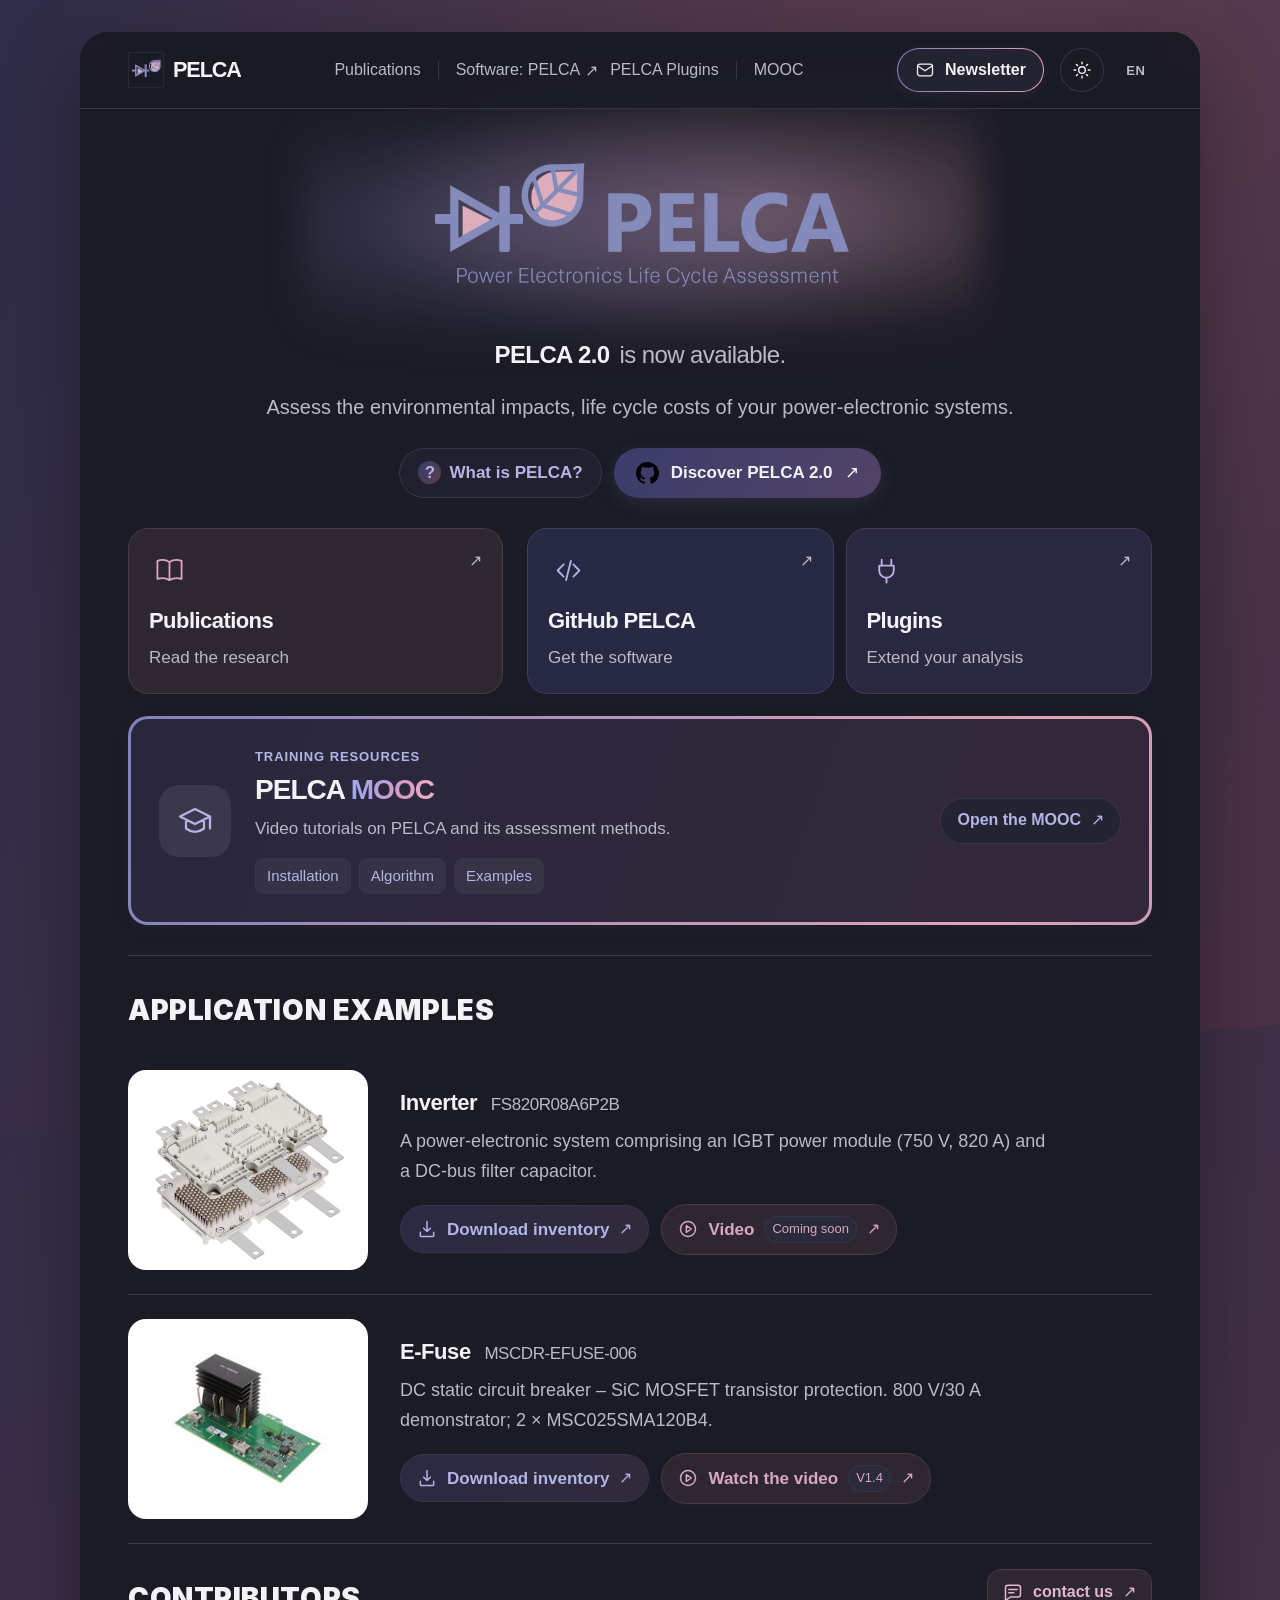
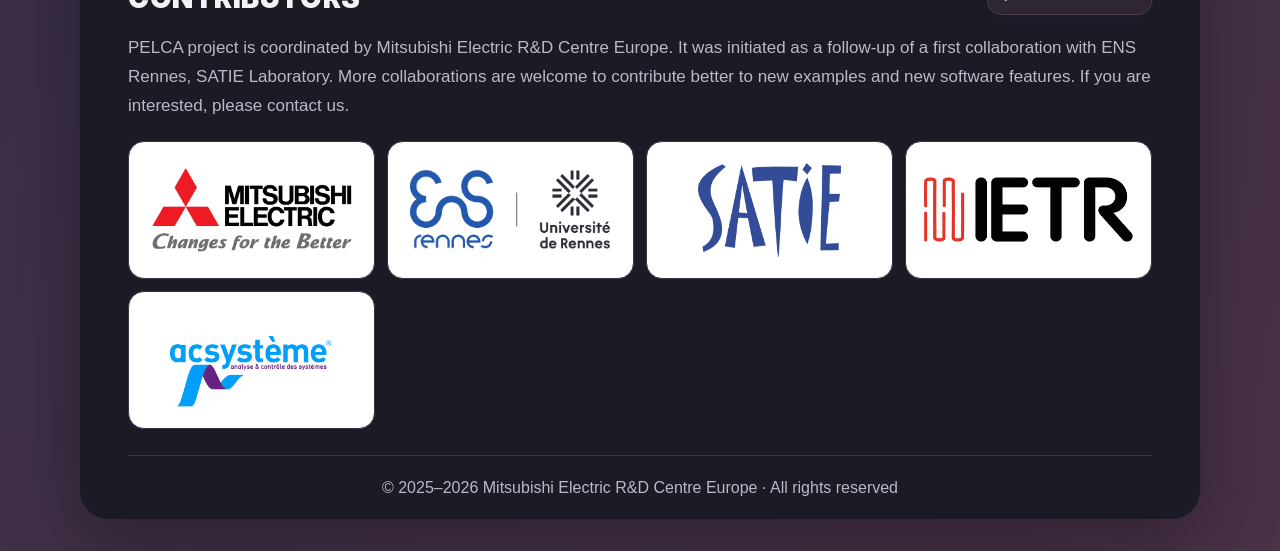
<file: index.html>
<!DOCTYPE html>
<html lang="en">
<head>
  <meta charset="UTF-8" />
  <meta name="viewport" content="width=device-width, initial-scale=1" />
  <meta name="google-site-verification" content="qB7MZzRbN-OQLLU3OXkuDCu5ByE9jwiSipl_wP4SXSw" />
  <meta name="description" content="PELCA 2.0 is here. Assess the environmental impacts, life cycle costs and maintenance downtime of power-electronic systems. Explore the MOOC, publications and plugins." />
  <meta name="theme-color" content="#7f82bc" />
  <title>PELCA — Power Electronics Life Cycle Assessment</title>
  <link rel="icon" type="image/png" href="icons/first_image.png" />
  <link rel="apple-touch-icon" href="icons/first_image.png" />
  <link rel="manifest" href="manifest.json" />
  <meta name="apple-mobile-web-app-capable" content="yes" />
  <meta name="apple-mobile-web-app-title" content="PELCA" />
  <meta name="apple-mobile-web-app-status-bar-style" content="default" />
  <meta name="msapplication-TileImage" content="icons/first_image.png" />
  <meta name="msapplication-TileColor" content="#7f82bc" />
  <script src="assets/theme.js"></script>
  <script src="assets/i18n.js"></script>
  <link rel="stylesheet" href="assets/pelca.css" />
  <link rel="stylesheet" href="assets/pages.css" />
  <link rel="stylesheet" href="assets/theme.css" />
  <script src="assets/pelca.js" defer></script>
</head>
<body class="official-site compact-home">
  <a class="skip-link" href="#main">Skip to content</a>
  <div class="site-shell">
    <header class="site-header">
      <div class="header-inner">
        <a class="brand" href="index.html" aria-label="PELCA home"><img src="icons/first_image.png" width="36" height="36" alt="" /><span>PELCA</span></a>
        <nav class="desktop-nav" aria-label="Main navigation">
          <a class="resource-publications" href="publications.html">Publications</a>
          <span class="nav-divider" aria-hidden="true"></span>
          <a class="resource-github" href="https://github.com/merce-fra/PELCA" target="_blank" rel="noopener noreferrer">Software: PELCA <span aria-hidden="true">↗</span></a>
          <a class="resource-plugins" href="plugins.html">PELCA Plugins</a>
          <span class="nav-divider" aria-hidden="true"></span>
          <a class="resource-mooc" href="mooc.html">MOOC</a>
        </nav>
        <a class="header-cta newsletter-cta" href="https://forms.office.com/e/TFM0s2G8ew" target="_blank" rel="noopener noreferrer" aria-label="PELCA newsletter" title="Newsletter"><svg class="newsletter-icon" viewBox="0 0 24 24" aria-hidden="true" focusable="false"><rect x="3" y="5" width="18" height="14" rx="3" /><path d="m3 7 9 6 9-6" /></svg><span class="newsletter-label">Newsletter</span></a>
        <button type="button" class="theme-toggle" aria-label="Switch to dark mode" title="Switch to dark mode"><svg class="icon-moon" viewBox="0 0 24 24" aria-hidden="true" focusable="false"><path d="M20 14.5A8 8 0 0 1 9.5 4a8 8 0 1 0 10.5 10.5Z" /></svg><svg class="icon-sun" viewBox="0 0 24 24" aria-hidden="true" focusable="false"><circle cx="12" cy="12" r="4" /><path d="M12 2.5v2M12 19.5v2M2.5 12h2M19.5 12h2M5.3 5.3l1.4 1.4M17.3 17.3l1.4 1.4M5.3 18.7l1.4-1.4M17.3 6.7l1.4-1.4" /></svg></button>
        <button type="button" class="lang-switch" aria-label="Passer en français" title="Passer en français" lang="fr"><span data-lang="en" aria-hidden="true">EN</span><span data-lang="fr" aria-hidden="true">FR</span></button>
        <details class="mobile-nav">
          <summary aria-label="Open navigation"><span></span><span></span></summary>
          <nav aria-label="Mobile navigation">
            <a class="resource-publications" href="publications.html">Publications</a>
            <a class="resource-github nav-group-start" href="https://github.com/merce-fra/PELCA" target="_blank" rel="noopener noreferrer">Software: PELCA <span aria-hidden="true">↗</span></a>
            <a class="resource-plugins" href="plugins.html">PELCA Plugins</a>
            <a class="resource-mooc nav-group-start" href="mooc.html">MOOC</a>
            <a class="nav-group-start" href="https://forms.office.com/e/TFM0s2G8ew" target="_blank" rel="noopener noreferrer">Newsletter</a>
          </nav>
        </details>
      </div>
    </header>
    <main id="main">
      <section class="launch section-wrap" aria-labelledby="launch-title">
        <h1 class="launch-wordmark" id="launch-title"><img src="assets/pelca-wordmark.png" width="1708" height="578" alt="PELCA — Power Electronics Life Cycle Assessment" /></h1>
        <p class="launch-version"><strong>PELCA 2.0</strong><span>is now available.</span></p>
        <p class="launch-description">Assess the environmental impacts, life cycle costs of your power-electronic systems.</p>
        <div class="launch-actions">
          <button class="about-trigger" type="button" aria-haspopup="dialog" aria-controls="about-pelca"><span class="about-question" aria-hidden="true">?</span>What is PELCA?</button>
          <a class="button button-primary launch-cta" href="https://github.com/merce-fra/PELCA" target="_blank" rel="noopener noreferrer" aria-label="Discover PELCA 2.0 on GitHub"><img class="launch-github-logo" src="assets/github-invertocat.svg" width="23" height="23" alt="" />Discover PELCA 2.0 <span aria-hidden="true">↗</span></a>
        </div>
      </section>

      <nav class="home-dock section-wrap" aria-label="Explore PELCA resources">
        <div class="home-resource-group">
          <a class="home-resource resource-publications" href="publications.html"><span class="home-resource-icon" aria-hidden="true"><svg viewBox="0 0 24 24"><path d="M12 5v15M12 5C9 3 5 3 2 4v15c3-1 7-1 10 1 3-2 7-2 10-1V4c-3-1-7-1-10 1Z" /></svg></span><strong>Publications</strong><span>Read the research</span><span class="home-resource-arrow" aria-hidden="true">↗</span></a>
        </div>
        <div class="home-resource-group">
          <a class="home-resource resource-github" href="https://github.com/merce-fra/PELCA" target="_blank" rel="noopener noreferrer"><span class="home-resource-icon" aria-hidden="true"><svg viewBox="0 0 24 24"><path d="m8 7-5 5 5 5m8-10 5 5-5 5M14 4l-4 16" /></svg></span><strong>GitHub PELCA</strong><span>Get the software</span><span class="home-resource-arrow" aria-hidden="true">↗</span></a>
          <a class="home-resource resource-plugins" href="plugins.html"><span class="home-resource-icon" aria-hidden="true"><svg viewBox="0 0 24 24"><path d="M8 3v5M16 3v5M6 8h12v4a6 6 0 0 1-12 0V8ZM12 18v4" /></svg></span><strong>Plugins</strong><span>Extend your analysis</span><span class="home-resource-arrow" aria-hidden="true">↗</span></a>
        </div>
        <div class="home-resource-group">
          <section class="home-resource resource-mooc home-mooc" aria-labelledby="mooc-title">
            <span class="home-resource-icon" aria-hidden="true"><svg viewBox="0 0 24 24"><path d="m2 9 10-5 10 5-10 5-10-5Zm4 2v6c4 3 8 3 12 0v-6M22 9v8" /></svg></span>
            <div class="home-mooc-copy">
              <p class="home-mooc-eyebrow">TRAINING RESOURCES</p>
              <h2 id="mooc-title">PELCA <span class="gradient-text">MOOC</span></h2>
              <p class="home-mooc-description">Video tutorials on PELCA and its assessment methods.</p>
            </div>
            <div class="home-mooc-topics" role="group" aria-label="MOOC topics">
              <a href="mooc.html#installation">Installation</a>
              <a href="mooc.html#algorithm">Algorithm</a>
              <a href="mooc.html#exemple-onduleur">Examples</a>
            </div>
            <a class="home-mooc-opening" href="mooc.html">Open the MOOC <span aria-hidden="true">↗</span></a>
          </section>
        </div>
      </nav>

      <section class="home-examples section-wrap" id="examples" aria-labelledby="examples-title">
        <div class="home-section-heading"><h2 class="home-section-title" id="examples-title">Application examples</h2></div>
        <article class="home-example reveal" aria-labelledby="inverter-title">
          <img class="home-example-photo" src="assets/inverter.jpg" width="1280" height="1176" alt="Infineon FS820R08A6P2B IGBT power module" loading="lazy" />
          <div class="home-example-content">
            <h3 id="inverter-title">Inverter <span>FS820R08A6P2B</span></h3>
            <p>A power-electronic system comprising an IGBT power module (750 V, 820 A) and a DC-bus filter capacitor.</p>
            <div class="home-example-links">
              <a class="example-action example-download" href="https://github.com/merce-fra/PELCA/blob/Release_PELCA_v2.0/PELCA%20datasets/PowerModuleAndCapacitor/PELCA_v2.0.0_PowerModuleAndCapacitor.xlsm" target="_blank" rel="noopener noreferrer"><svg class="example-action-icon" viewBox="0 0 24 24" aria-hidden="true" focusable="false"><path d="M12 3v12m-4-4 4 4 4-4M4 16v4a1 1 0 0 0 1 1h14a1 1 0 0 0 1-1v-4" /></svg>Download inventory <span class="example-action-arrow" aria-hidden="true">↗</span></a>
              <a class="example-action example-video video-upcoming" href="mooc.html#exemple-onduleur"><svg class="example-action-icon" viewBox="0 0 24 24" aria-hidden="true" focusable="false"><circle cx="12" cy="12" r="9" /><path d="m10 8 6 4-6 4Z" /></svg>Video <span class="video-status">Coming soon</span><span class="example-action-arrow" aria-hidden="true">↗</span></a>
            </div>
          </div>
        </article>
        <article class="home-example reveal" aria-labelledby="efuse-title">
          <img class="home-example-photo" src="assets/efuse.jpg" width="200" height="200" alt="Microchip MSCDR-EFUSE-006 E-Fuse demonstrator board" loading="lazy" />
          <div class="home-example-content">
            <h3 id="efuse-title">E-Fuse <span>MSCDR-EFUSE-006</span></h3>
            <p>DC static circuit breaker – SiC MOSFET transistor protection. 800 V/30 A demonstrator; 2 × MSC025SMA120B4.</p>
            <div class="home-example-links">
              <a class="example-action example-download" href="https://github.com/merce-fra/PELCA/blob/Release_PELCA_v2.0/PELCA%20datasets/E-Fuse/PELCA_v2.0.0_Efuse.xlsm" target="_blank" rel="noopener noreferrer"><svg class="example-action-icon" viewBox="0 0 24 24" aria-hidden="true" focusable="false"><path d="M12 3v12m-4-4 4 4 4-4M4 16v4a1 1 0 0 0 1 1h14a1 1 0 0 0 1-1v-4" /></svg>Download inventory <span class="example-action-arrow" aria-hidden="true">↗</span></a>
              <a class="example-action example-video" href="https://www.youtube.com/watch?v=xrPsHAtA64E" target="_blank" rel="noopener noreferrer"><svg class="example-action-icon" viewBox="0 0 24 24" aria-hidden="true" focusable="false"><circle cx="12" cy="12" r="9" /><path d="m10 8 6 4-6 4Z" /></svg>Watch the video <span class="video-status">V1.4</span><span class="example-action-arrow" aria-hidden="true">↗</span></a>
            </div>
          </div>
        </article>
      </section>

      <section class="home-contributors section-wrap" id="collaboration" aria-labelledby="contributors-title">
        <div class="home-section-heading">
          <h2 class="home-section-title" id="contributors-title">Contributors</h2>
          <a class="example-action contributor-contact" href="mailto:pelca@fr.merce.mee.com"><svg class="example-action-icon" viewBox="0 0 24 24" aria-hidden="true" focusable="false"><path d="M6 4h12a3 3 0 0 1 3 3v8a3 3 0 0 1-3 3H9l-6 4V7a3 3 0 0 1 3-3ZM7 9h10M7 13h6" /></svg>contact us <span class="example-action-arrow" aria-hidden="true">↗</span></a>
        </div>
        <p>PELCA project is coordinated by Mitsubishi Electric R&amp;D Centre Europe. It was initiated as a follow-up of a first collaboration with ENS Rennes, SATIE Laboratory. More collaborations are welcome to contribute better to new examples and new software features. If you are interested, please contact us.</p>
        <div class="contributors-grid">
          <a class="contributor" href="https://www.mitsubishielectric-rce.eu" target="_blank" rel="noopener noreferrer" aria-label="Mitsubishi Electric R&amp;D Centre Europe website"><img src="assets/mitsubishi.png" width="1293" height="563" alt="Mitsubishi Electric" loading="lazy" /></a>
          <a class="contributor" href="https://www.ens-rennes.fr" target="_blank" rel="noopener noreferrer" aria-label="ENS Rennes website"><img src="assets/ens-rennes.png" width="1185" height="465" alt="ENS Rennes" loading="lazy" /></a>
          <a class="contributor" href="https://satie.ens-paris-saclay.fr/fr" target="_blank" rel="noopener noreferrer" aria-label="SATIE website"><img src="assets/satie.png" width="237" height="156" alt="SATIE" loading="lazy" /></a>
          <a class="contributor" href="https://www.ietr.fr" target="_blank" rel="noopener noreferrer" aria-label="IETR website"><img src="assets/ietr.png" width="403" height="125" alt="IETR" loading="lazy" /></a>
          <a class="contributor" href="https://www.acsysteme.com/fr/" target="_blank" rel="noopener noreferrer" aria-label="Acsystème website"><img src="assets/acsysteme.png" width="276" height="160" alt="Acsystème" loading="lazy" /></a>
        </div>
      </section>
    </main>

    <footer class="site-footer section-wrap">
      <p>© 2025–2026 <a href="#" data-traffic-link>Mitsubishi Electric R&amp;D Centre Europe</a> · All rights reserved</p>
    </footer>
  </div>
  <dialog class="about-dialog" id="about-pelca" aria-labelledby="about-title" aria-describedby="about-description">
    <form method="dialog" class="about-close-form"><button class="about-close" type="submit" aria-label="Close presentation" autofocus><span aria-hidden="true">×</span></button></form>
    <h2 id="about-title">What is PELCA?</h2>
    <div id="about-description">
      <p><strong>PELCA</strong> (Power Electronics Life Cycle Assessment) is an open‑source tool that quantifies the impacts of power‑electronics systems across their entire life cycle.</p>
      <p>It natively supports circular‑economy practices such as preventive and curative maintenance.</p>
      <p>With PELCA, you can model products and scenarios (manufacturing, use, and end-of-life) and obtain environmental and economic impact results to guide design and decision‑making.</p>
    </div>
    <div class="about-tool">
      <a class="example-action" href="CICV_param.html"><svg class="example-action-icon" viewBox="0 0 24 24" aria-hidden="true" focusable="false"><path d="M3 20h18M4 16l5-5 4 3 7-8" /></svg>Understanding the LCIC <span class="example-action-arrow" aria-hidden="true">→</span></a>
    </div>
  </dialog>
</body>
</html>
</file>
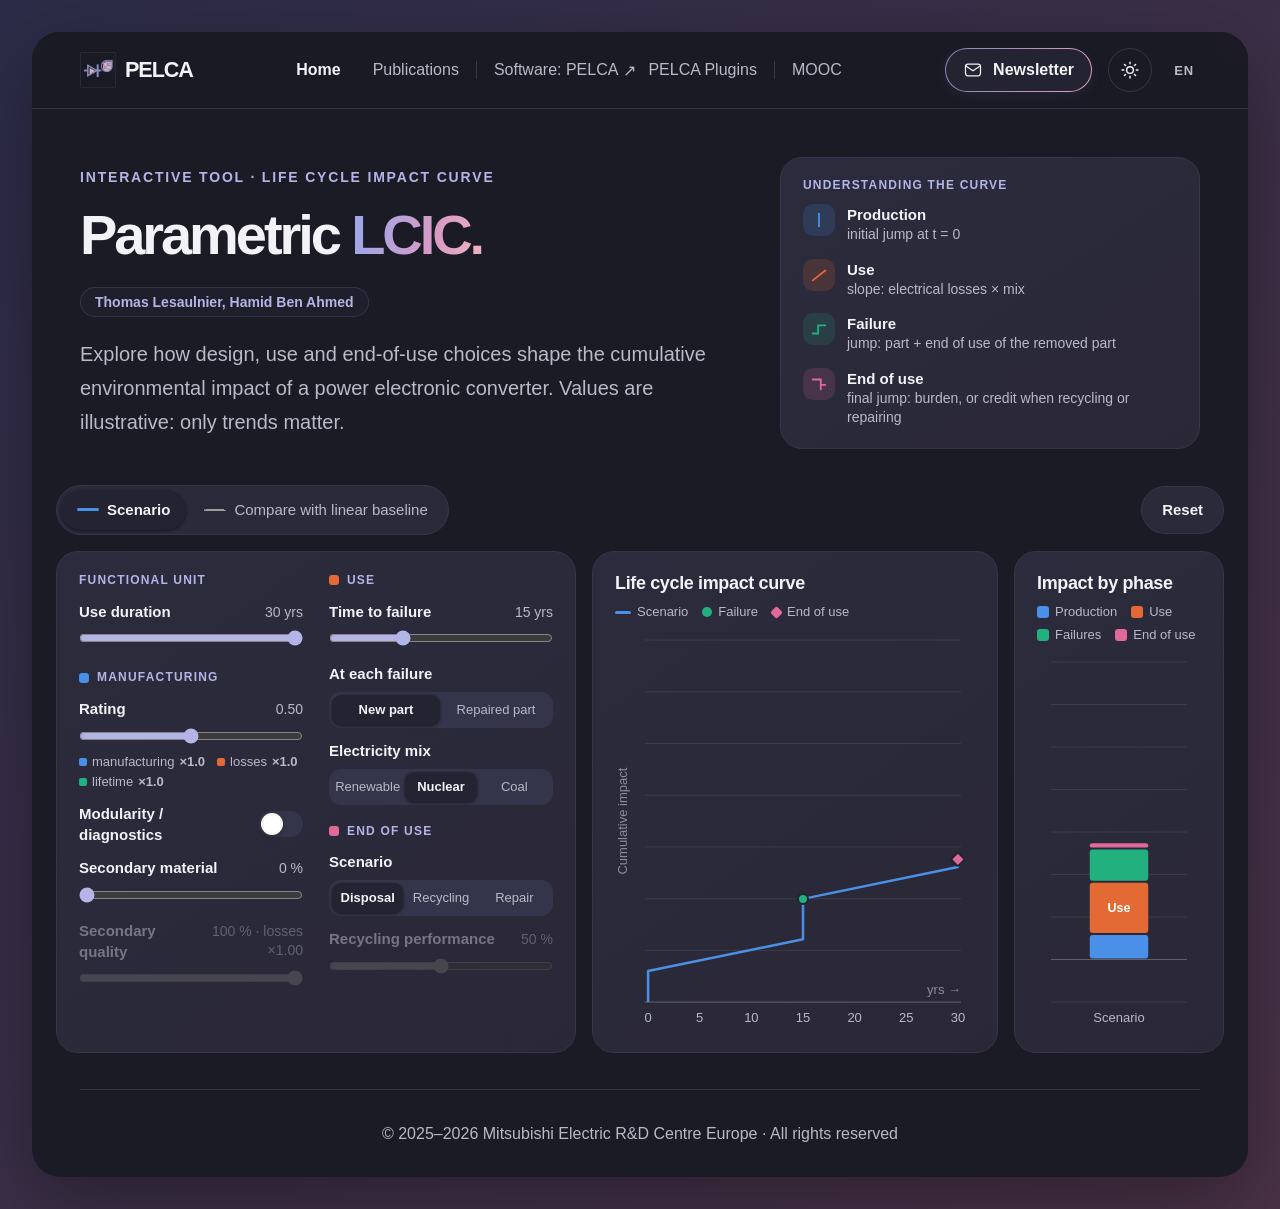
<file: CICV_param.html>
<!DOCTYPE html>
<html lang="en">
<head>
  <meta charset="UTF-8" />
  <meta name="viewport" content="width=device-width, initial-scale=1, viewport-fit=cover" />
  <meta name="description" content="Parametric life cycle impact curve (LCIC): explore how design, use and end-of-use choices shape the cumulative environmental impact of a power electronic converter." />
  <meta name="theme-color" content="#7f82bc" />
  <title>PELCA — Parametric LCIC</title>
  <link rel="icon" type="image/png" href="icons/first_image.png" />
  <link rel="apple-touch-icon" href="icons/first_image.png" />
  <link rel="manifest" href="manifest.json" />
  <meta name="apple-mobile-web-app-capable" content="yes" />
  <meta name="apple-mobile-web-app-title" content="PELCA" />
  <meta name="apple-mobile-web-app-status-bar-style" content="default" />
  <meta name="msapplication-TileImage" content="icons/first_image.png" />
  <meta name="msapplication-TileColor" content="#7f82bc" />
  <script src="assets/theme.js"></script>
  <script src="assets/i18n.js"></script>
  <link rel="stylesheet" href="assets/pelca.css" />
  <link rel="stylesheet" href="assets/pages.css" />
  <link rel="stylesheet" href="assets/theme.css" />
  <script src="assets/pelca.js" defer></script>
  <style>
/* ---------- Couleurs propres à l'outil (les couleurs du site viennent de pelca.css) ---------- */
:root {
  --s1: #2a78d6;   /* scénario, fabrication */
  --s2: #eb6834;   /* usage */
  --s3: #1baf7a;   /* défaillances */
  --s5: #e87ba4;   /* fin d'usage */
  --ref: #7a7974;  /* référence */
  --good: #008300; --bad: #c43d3c;
  --good-soft: rgba(52, 199, 89, 0.16); --bad-soft: rgba(255, 59, 48, 0.13);
  --muted: #8a8a96;
  --grid: rgba(0, 0, 0, 0.07); --axis: rgba(0, 0, 0, 0.22);
  --track: #e6e6ee;
  --on: #7f82bc;
  --ctl-shadow: 0 1px 3px rgba(41, 41, 58, 0.14);
  --card-tint: linear-gradient(145deg, #7f82bc09, #e2a3b60c);
}

/* ---------- Mode nuit (posé par assets/theme.js) : couleurs propres à l'outil ---------- */
:root[data-theme="dark"] {
  color-scheme: dark;
  --background: #1b1b26; --card: #232331; --surface: #2a2a3a; --line: #363648;
  --text: #f2f2f7; --secondary: #b9b9c8; --muted: #8c8c9c; --header: rgba(27, 27, 38, 0.86);
  --accent: #b3b5e6; --violet: #9da0dc;
  --s1: #4a90e8; --s2: #e46a35; --s3: #22b07f; --s5: #e0699a; --ref: #a09f96;
  --good: #4cc24c; --bad: #ef7676; --good-soft: rgba(48, 209, 88, 0.18); --bad-soft: rgba(255, 69, 58, 0.18);
  --grid: rgba(255, 255, 255, 0.08); --axis: rgba(255, 255, 255, 0.26);
  --track: #34344a; --ctl-shadow: 0 1px 3px rgba(0, 0, 0, 0.5);
  --card-tint: linear-gradient(145deg, #7f82bc16, #e2a3b60a);
}

/* ---------- Intro : texte à gauche, « Understanding the curve » à droite ---------- */
.lcic-intro { display: grid; grid-template-columns: minmax(0, 1fr) minmax(0, 420px); gap: 28px 48px; align-items: center; }
.lcic-lead { max-width: 800px; font-size: 1.25rem; line-height: 1.7; color: var(--secondary); margin-top: 20px; }
.lcic-scope.lcic-intro .read ul { grid-template-columns: minmax(0, 1fr); gap: 14px; }
.lcic-authors { display: flex; flex-wrap: wrap; gap: 8px; margin-top: 20px; }
.lcic-authors span { font-size: .875rem; font-weight: 550; color: var(--accent); padding: 6px 14px; border: 1px solid #7f82bc38; border-radius: 100px; background: #7f82bc09; }

/* ---------- Outil ---------- */
.lcic { width: min(1220px, calc(100% - 48px)); margin-inline: auto; padding-bottom: 36px; font-size: 15px; line-height: 1.4; }
.lcic-scope button { font: inherit; color: inherit; }

/* Barre d'outils : comparaison, écart, langue, reset, thème */
.lcic-toolbar { display: flex; flex-wrap: wrap; align-items: center; gap: 12px; margin-bottom: 16px; }
.lcic-toolbar .spacer { flex: 1; }
.lcic-scope .cmp, .lcic-scope .lang { display: flex; gap: 2px; padding: 4px; background: var(--surface); border: 1px solid var(--line); border-radius: 100px; }
.lcic-scope .cmp button, .lcic-scope .lang button {
  display: inline-flex; align-items: center; gap: 8px; min-height: 40px; padding: 8px 16px; border: 0; border-radius: 100px;
  background: transparent; color: var(--secondary); font-size: .9375rem; cursor: pointer; transition: background .15s, color .15s;
}
.lcic-scope .lang button { padding: 8px 13px; font-size: .875rem; font-weight: 600; }
.lcic-scope .cmp button.active, .lcic-scope .lang button.active { background: var(--card); color: var(--text); font-weight: 600; box-shadow: var(--ctl-shadow); }
.lcic-scope .cmp .ico { width: 22px; height: 0; border-top: 3px solid var(--s1); border-radius: 2px; }
.lcic-scope .cmp .ico.ref { border-top: 2px dashed var(--ref); }
.lcic-scope .gap { display: inline-flex; align-items: center; gap: 10px; padding: 6px 18px; border-radius: 100px; background: var(--surface); transition: background .2s; }
.lcic-scope .gap[hidden] { display: none; }
.lcic-scope .gap .big { font-size: 1.75rem; font-weight: 750; letter-spacing: -.04em; font-variant-numeric: tabular-nums; line-height: 1.1; }
.lcic-scope .gap .lab { font-size: .75rem; line-height: 1.25; color: var(--secondary); }
.lcic-scope .gap.better { background: var(--good-soft); } .lcic-scope .gap.better .big { color: var(--good); }
.lcic-scope .gap.worse { background: var(--bad-soft); } .lcic-scope .gap.worse .big { color: var(--bad); }
.lcic-scope .btn {
  display: inline-flex; align-items: center; justify-content: center; gap: 8px; min-height: 48px; padding: 10px 20px;
  border: 1px solid var(--line); border-radius: 100px; background: var(--surface); color: var(--text);
  font-size: .9375rem; font-weight: 550; cursor: pointer; transition: border-color .2s, transform .2s;
}
.lcic-scope .btn.icon { width: 48px; padding: 0; }
.lcic-scope .btn svg { width: 20px; height: 20px; fill: none; stroke: currentColor; stroke-width: 1.7; stroke-linecap: round; stroke-linejoin: round; }
@media (hover: hover) and (pointer: fine) {
  .lcic-scope .btn:hover { border-color: var(--violet); transform: translateY(-1px); }
  .lcic-scope .cmp button:not(.active):hover, .lcic-scope .lang button:not(.active):hover { color: var(--text); }
}

/* Grille : réglages à gauche, graphiques et lecture à droite */
.lcic-body {
  display: grid; gap: 16px;
  grid-template-columns: minmax(0, 520px) minmax(0, 1fr);
  grid-template-areas: "params charts";
}
.lcic-charts { grid-area: charts; display: grid; grid-template-columns: minmax(0, 1fr) 210px; gap: 16px; min-width: 0; }
.lcic-scope .params { grid-area: params; }

.lcic-scope .card {
  min-width: 0; display: flex; flex-direction: column; padding: 20px 22px;
  border: 1px solid var(--line); border-radius: 22px; background: var(--card-tint), var(--card);
}
.lcic-scope h2 { margin: 0 0 8px; font-size: 1.125rem; font-weight: 650; letter-spacing: -.02em; line-height: 1.3; }
.lcic-scope h3 { margin: 0 0 12px; display: flex; align-items: center; gap: 8px; font-size: .75rem; font-weight: 650; letter-spacing: .1em; text-transform: uppercase; color: var(--accent); }
.lcic-scope h3 .tag { width: 10px; height: 10px; border-radius: 3px; display: inline-block; }

/* Réglages */
.lcic-scope .cols { display: grid; grid-template-columns: repeat(2, minmax(0, 1fr)); gap: 0 26px; }
.lcic-scope .col { display: flex; flex-direction: column; gap: 18px; }
.lcic-scope .ctl { margin-bottom: 12px; }
.lcic-scope .ctl:last-child { margin-bottom: 0; }
.lcic-scope .ctl.off { opacity: .38; }
.lcic-scope .ctl-head { display: flex; justify-content: space-between; align-items: baseline; gap: 8px; }
.lcic-scope .ctl-head label, .lcic-scope .ctl-head .lab { font-size: .9375rem; font-weight: 600; }
.lcic-scope .ctl-head output { font-variant-numeric: tabular-nums; font-size: .875rem; color: var(--secondary); text-align: right; }
.lcic-scope input[type="range"] { width: 100%; margin: 8px 0 0; accent-color: var(--accent); }
.lcic-scope .hint { display: flex; flex-wrap: wrap; gap: 2px 12px; margin-top: 4px; font-size: .8125rem; color: var(--secondary); font-variant-numeric: tabular-nums; }
.lcic-scope .hint span { display: inline-flex; align-items: center; gap: 5px; }
.lcic-scope .hint i { width: 8px; height: 8px; border-radius: 2px; display: inline-block; }
.lcic-scope .hint b.up { color: var(--bad); } .lcic-scope .hint b.down { color: var(--good); }

/* Choix : contrôle segmenté (libellés longs sur deux lignes si besoin) */
.lcic-scope .seg { display: flex; gap: 2px; margin-top: 8px; padding: 3px; background: var(--track); border-radius: 12px; }
.lcic-scope .seg button {
  flex: 1; min-width: 0; padding: 7px 3px; border: 0; border-radius: 9px; background: transparent; color: var(--secondary);
  font-size: .8125rem; line-height: 1.2; cursor: pointer; transition: background .15s, color .15s;
}
.lcic-scope .seg button.active { background: var(--card); color: var(--text); font-weight: 600; box-shadow: var(--ctl-shadow); }

/* Interrupteur */
.lcic-scope .switch { display: flex; align-items: center; gap: 10px; cursor: pointer; font-size: .9375rem; font-weight: 600; }
.lcic-scope .switch > span:first-child { flex: 1; }
.lcic-scope .switch input { position: absolute; opacity: 0; width: 1px; height: 1px; }
.lcic-scope .switch .track { flex: none; width: 44px; height: 26px; border-radius: 999px; background: var(--track); position: relative; transition: background .2s; }
.lcic-scope .switch .track::after { content: ""; position: absolute; top: 2px; left: 2px; width: 22px; height: 22px; border-radius: 50%; background: #fff; transition: transform .2s; box-shadow: 0 2px 4px rgba(0, 0, 0, .2); }
.lcic-scope .switch input:checked + .track { background: var(--on); }
.lcic-scope .switch input:checked + .track::after { transform: translateX(18px); }
.lcic-scope .switch input:focus-visible + .track { outline: 3px solid var(--accent); outline-offset: 3px; }

/* Comprendre la courbe */
.lcic-scope .read ul { list-style: none; margin: 0; padding: 0; display: grid; grid-template-columns: repeat(2, minmax(0, 1fr)); gap: 10px 24px; }
.lcic-scope .read .ri {
  width: 100%; display: grid; grid-template-columns: 32px 1fr; gap: 12px; align-items: start; text-align: left;
  font-size: .875rem; color: var(--secondary); line-height: 1.4; background: transparent;
  border: 1px solid transparent; border-radius: 14px; padding: 6px 8px; margin: -7px -9px; cursor: pointer;
  transition: opacity .15s, background .15s, border-color .15s;
}
.lcic-scope .read .ri:hover { background: var(--surface); }
.lcic-scope .read .ri.active { background: var(--card); border-color: var(--line); box-shadow: var(--ctl-shadow); }
.lcic-scope .read.focused .ri:not(.active) { opacity: .45; }
.lcic-scope .read .ri b { display: block; color: var(--text); font-size: .9375rem; font-weight: 600; }
.lcic-scope .read .ic { width: 32px; height: 32px; border-radius: 10px; display: grid; place-items: center; }
.lcic-scope .read .ic svg { width: 18px; height: 18px; }


/* Graphiques : la zone de dessin prend toute la place restante de la carte */
.lcic-scope .chart { position: relative; flex: 1; min-height: 380px; }
.lcic-scope .chart svg { position: absolute; inset: 0; width: 100%; height: 100%; overflow: visible; }
.lcic-scope .chart text { fill: var(--secondary); font-size: 13px; font-family: inherit; }
.lcic-scope .chart text.in-bar { fill: #fff; font-size: 12.5px; font-weight: 600; pointer-events: none; }
.lcic-scope .chart .axis-title { fill: var(--muted); font-size: 13px; }
.lcic-scope .legend { display: flex; flex-wrap: wrap; gap: 4px 14px; font-size: .8125rem; color: var(--secondary); margin: 0 0 8px; }
.lcic-scope .legend span { display: inline-flex; align-items: center; gap: 6px; }
.lcic-scope .sw { width: 12px; height: 12px; border-radius: 3px; display: inline-block; }
.lcic-scope .sw.line { height: 3px; border-radius: 2px; width: 16px; }
.lcic-scope .sw.dash { height: 0; border-top: 2px dashed var(--ref); background: none !important; width: 16px; }
.lcic-scope .sw.dot { border-radius: 50%; width: 10px; height: 10px; }
.lcic-scope .sw.dia { width: 9px; height: 9px; border-radius: 2px; transform: rotate(45deg); }
.lcic-scope .tip {
  position: absolute; pointer-events: none; background: var(--card); color: var(--text);
  border: 1px solid var(--line); border-radius: 10px; padding: 6px 10px; font-size: 13px;
  box-shadow: 0 6px 18px rgba(0, 0, 0, .14); white-space: nowrap; opacity: 0; transition: opacity .08s; z-index: 5;
}

/* ---------- Tablettes et petites fenêtres : graphiques, puis réglages, puis lecture ---------- */
@media (max-width: 1100px) {
  .lcic { width: calc(100% - 56px); }
  .lcic-intro { grid-template-columns: minmax(0, 1fr); }
  .lcic-scope.lcic-intro .read ul { grid-template-columns: repeat(2, minmax(0, 1fr)); gap: 10px 24px; }
  .lcic-body { grid-template-columns: minmax(0, 1fr); grid-template-areas: "charts" "params"; }
  .lcic-charts { grid-template-columns: minmax(0, 1fr) 230px; }
  .lcic-scope .chart { flex: none; height: 400px; min-height: 0; }
  .lcic-scope .tip { white-space: normal; max-width: 240px; }
}
/* ---------- Téléphones ---------- */
@media (max-width: 680px) {
  .lcic { width: calc(100% - 28px); font-size: 14px; }
  .lcic-toolbar { gap: 10px; }
  .lcic-toolbar .spacer { display: none; }
  .lcic-scope .cmp { flex: 1 1 100%; }
  .lcic-scope .cmp button { flex: 1; justify-content: center; padding: 8px 10px; font-size: .8125rem; text-align: left; }
  .lcic-scope .gap { flex: 1 1 100%; justify-content: center; }
  .lcic-scope .btn { min-height: 44px; padding: 8px 16px; }
  .lcic-scope .btn.icon { width: 44px; }
  .lcic-scope .toolbar-end { margin-left: auto; display: flex; gap: 10px; }
  .lcic-body { grid-template-areas: "params" "charts"; }   /* téléphone : réglages d'abord, puis les graphiques */
  .lcic-charts { grid-template-columns: minmax(0, 1fr); }
  .lcic-scope .card { padding: 16px; border-radius: 18px; }
  .lcic-scope .chart { height: clamp(250px, 72vw, 380px); }
  .lcic-scope #chart-phases { height: clamp(220px, 60vw, 320px); }
  .lcic-scope .cols { grid-template-columns: minmax(0, 1fr); }
  .lcic-scope.lcic-intro .read ul { grid-template-columns: minmax(0, 1fr); }
  .lcic-lead { font-size: 1.125rem; }
  .lcic-scope input[type="range"] { height: 28px; }
  .lcic-scope .seg button { padding: 9px 3px; }
}
.lcic-scope .toolbar-end { display: flex; gap: 12px; }
@media (max-width: 680px) { .lcic-scope .toolbar-end { gap: 10px; } }
@media print { .lcic-toolbar .btn, .lcic-scope .lang { display: none; } }
  </style>
</head>
<body class="official-site detail-page">
  <a class="skip-link" href="#main">Skip to content</a>
  <div class="site-shell">
    <header class="site-header">
      <div class="header-inner">
        <a class="brand" href="index.html" aria-label="PELCA home"><img src="icons/first_image.png" width="36" height="36" alt="" /><span>PELCA</span></a>
        <nav class="desktop-nav" aria-label="Main navigation">
          <a class="nav-home" href="index.html">Home</a>
          <a class="resource-publications" href="publications.html">Publications</a>
          <span class="nav-divider" aria-hidden="true"></span>
          <a class="resource-github" href="https://github.com/merce-fra/PELCA" target="_blank" rel="noopener noreferrer">Software: PELCA <span aria-hidden="true">↗</span></a>
          <a class="resource-plugins" href="plugins.html">PELCA Plugins</a>
          <span class="nav-divider" aria-hidden="true"></span>
          <a class="resource-mooc" href="mooc.html">MOOC</a>
        </nav>
        <a class="header-cta newsletter-cta" href="https://forms.office.com/e/TFM0s2G8ew" target="_blank" rel="noopener noreferrer" aria-label="PELCA newsletter" title="Newsletter"><svg class="newsletter-icon" viewBox="0 0 24 24" aria-hidden="true" focusable="false"><rect x="3" y="5" width="18" height="14" rx="3" /><path d="m3 7 9 6 9-6" /></svg><span class="newsletter-label">Newsletter</span></a>
        <button type="button" class="theme-toggle" aria-label="Switch to dark mode" title="Switch to dark mode"><svg class="icon-moon" viewBox="0 0 24 24" aria-hidden="true" focusable="false"><path d="M20 14.5A8 8 0 0 1 9.5 4a8 8 0 1 0 10.5 10.5Z" /></svg><svg class="icon-sun" viewBox="0 0 24 24" aria-hidden="true" focusable="false"><circle cx="12" cy="12" r="4" /><path d="M12 2.5v2M12 19.5v2M2.5 12h2M19.5 12h2M5.3 5.3l1.4 1.4M17.3 17.3l1.4 1.4M5.3 18.7l1.4-1.4M17.3 6.7l1.4-1.4" /></svg></button>
        <button type="button" class="lang-switch" aria-label="Passer en français" title="Passer en français" lang="fr"><span data-lang="en" aria-hidden="true">EN</span><span data-lang="fr" aria-hidden="true">FR</span></button>
        <details class="mobile-nav">
          <summary aria-label="Open navigation"><span></span><span></span></summary>
          <nav aria-label="Mobile navigation">
            <a class="nav-home" href="index.html">Home</a>
            <a class="resource-publications" href="publications.html">Publications</a>
            <a class="resource-github nav-group-start" href="https://github.com/merce-fra/PELCA" target="_blank" rel="noopener noreferrer">Software: PELCA <span aria-hidden="true">↗</span></a>
            <a class="resource-plugins" href="plugins.html">PELCA Plugins</a>
            <a class="resource-mooc nav-group-start" href="mooc.html">MOOC</a>
            <a class="nav-group-start" href="https://forms.office.com/e/TFM0s2G8ew" target="_blank" rel="noopener noreferrer">Newsletter</a>
          </nav>
        </details>
      </div>
    </header>

    <main id="main">
      <section class="detail-intro section-wrap lcic-scope lcic-intro" aria-labelledby="title" data-i18n-skip>
        <div class="lcic-intro-text">
          <p class="eyebrow" data-i18n="eyebrow"></p>
          <h1 id="title"></h1>
          <div class="lcic-authors"><span>Thomas Lesaulnier, Hamid Ben Ahmed</span></div>
          <p class="lcic-lead" data-i18n="intro"></p>
        </div>
        <section class="card read">
          <h3 data-i18n="readTitle"></h3>
          <ul>
            <li><button type="button" class="ri" data-ph="fab" aria-pressed="false"><span class="ic" style="background:color-mix(in srgb, var(--s1) 16%, transparent);color:var(--s1)">
              <svg viewBox="0 0 20 20" fill="none" stroke="currentColor" stroke-width="2" stroke-linecap="round"><path d="M10 3v14"/></svg></span>
              <span><b data-i18n="phFab"></b><span data-i18n="readFab"></span></span></button></li>
            <li><button type="button" class="ri" data-ph="use" aria-pressed="false"><span class="ic" style="background:color-mix(in srgb, var(--s2) 16%, transparent);color:var(--s2)">
              <svg viewBox="0 0 20 20" fill="none" stroke="currentColor" stroke-width="2" stroke-linecap="round"><path d="M3 16L17 5"/></svg></span>
              <span><b data-i18n="phUse"></b><span data-i18n="readUse"></span></span></button></li>
            <li><button type="button" class="ri" data-ph="fail" aria-pressed="false"><span class="ic" style="background:color-mix(in srgb, var(--s3) 16%, transparent);color:var(--s3)">
              <svg viewBox="0 0 20 20" fill="none" stroke="currentColor" stroke-width="2" stroke-linecap="round"><path d="M3 15h6V6h8"/></svg></span>
              <span><b data-i18n="legFail"></b><span data-i18n="readFail"></span></span></button></li>
            <li><button type="button" class="ri" data-ph="eou" aria-pressed="false"><span class="ic" style="background:color-mix(in srgb, var(--s5) 16%, transparent);color:var(--s5)">
              <svg viewBox="0 0 20 20" fill="none" stroke="currentColor" stroke-width="2" stroke-linecap="round"><path d="M3 5h9v11M12 11h5"/></svg></span>
              <span><b data-i18n="phEou"></b><span data-i18n="readEou"></span></span></button></li>
          </ul>
        </section>
      </section>

      <section class="lcic lcic-scope" aria-labelledby="title" data-i18n-skip>
        <div class="lcic-toolbar">
          <div class="cmp" role="group">
            <button type="button" data-cmp="0"><i class="ico"></i><span data-i18n="scenario"></span></button>
            <button type="button" data-cmp="1"><i class="ico ref"></i><span data-i18n="compare"></span></button>
          </div>
          <div class="gap" id="gap" aria-live="polite" hidden>
            <span class="big" id="gap-big"></span>
            <span class="lab" data-i18n-html="gapLab"></span>
          </div>
          <div class="spacer"></div>
          <div class="toolbar-end">
            <button type="button" class="btn" id="restart" data-i18n="reset"></button>
          </div>
        </div>

        <div class="lcic-body">
          <div class="lcic-charts">
            <section class="card">
              <h2 data-i18n="cicvTitle"></h2>
              <div class="legend">
                <span><i class="sw line" style="background:var(--s1)"></i><span data-i18n="scenario"></span></span>
                <span id="leg-ref"><i class="sw dash"></i><span data-i18n="ref"></span></span>
                <span id="leg-fail"><i class="sw dot" style="background:var(--s3)"></i><span data-i18n="legFail"></span></span>
                <span id="leg-eou"><i class="sw dia" style="background:var(--s5)"></i><span data-i18n="phEou"></span></span>
              </div>
              <div class="chart" id="chart-cicv"></div>
            </section>
            <section class="card">
              <h2 data-i18n="phasesTitle"></h2>
              <div class="legend" id="legend-phases"></div>
              <div class="chart" id="chart-phases"></div>
            </section>
          </div>

          <aside class="card params" id="controls">
            <div class="cols">
              <div class="col">
                <div id="g-uf"><h3 data-i18n="gUf"></h3></div>
                <div id="g-fab"><h3><i class="tag" style="background:var(--s1)"></i><span data-i18n="gFab"></span></h3></div>
              </div>
              <div class="col">
                <div id="g-use"><h3><i class="tag" style="background:var(--s2)"></i><span data-i18n="gUse"></span></h3></div>
                <div id="g-eou"><h3><i class="tag" style="background:var(--s5)"></i><span data-i18n="gEou"></span></h3></div>
              </div>
            </div>
          </aside>

        </div>

      </section>
    </main>

    <footer class="site-footer section-wrap">
      <p>© 2025–2026 <a href="#" data-traffic-link>Mitsubishi Electric R&amp;D Centre Europe</a> · All rights reserved</p>
    </footer>
  </div>

<script>
"use strict";

/* ---------- Textes FR / EN ---------- */
const STR = {
  fr: {
    title: '<span class="gradient-text">CICV</span> paramétrique.', docTitle: "CICV paramétrique",
    eyebrow: "OUTIL INTERACTIF · COURBE D'IMPACT SUR LE CYCLE DE VIE",
    intro: "Explorez comment les choix de conception, d'usage et de fin d'usage façonnent l'impact environnemental cumulé d'un convertisseur d'électronique de puissance. Valeurs illustratives : seules les tendances comptent.",
    scenario: "Scénario", compare: "Comparer à la référence linéaire", ref: "Référence", gapLab: "d'impact<br>vs référence",
    reset: "Reset",
    gUf: "Unité fonctionnelle", gFab: "Fabrication", gUse: "Usage", gEou: "Fin d'usage",
    T: "Durée d'usage", c: "Calibre", mod: "Modularité / diagnostic", s: "Matière secondaire",
    q: "Qualité du secondaire", Lf: "Durée de vie avant défaillance", fix: "À chaque défaillance",
    neuf: "Pièce neuve", rep: "Pièce réparée", mix: "Mix électrique", renouv: "Renouve\u00ADlable", nucl: "Nucléaire", charbon: "Charbon",
    eou: "Scénario", elim: "Élimination", recyc: "Recyclage", repair: "Réparation", eta: "Performance de recyclage",
    years: "ans", hFab: "fabrication", hLoss: "pertes", hLife: "durée de vie",
    readTitle: "Comprendre la courbe",
    readFab: "saut initial à t = 0", readUse: "pente : pertes électriques × mix",
    readFail: "saut : pièce + fin d'usage de la pièce retirée", readEou: "saut final : charge, ou crédit si on recycle ou répare",
    cicvTitle: "Courbe d'impact sur le cycle de vie", phasesTitle: "Impact par phase",
    legFail: "Défaillance", offScale: "↑ hors échelle", effLife: "durée de vie effective",
    phFab: "Fabrication", phUse: "Usage", phFail: "Défaillances", phEou: "Fin d'usage", isCredit: " (crédit)",
    axCum: "Impact cumulé",
  },
  en: {
    title: 'Parametric <span class="gradient-text">LCIC.</span>', docTitle: "Parametric LCIC",
    eyebrow: "INTERACTIVE TOOL · LIFE CYCLE IMPACT CURVE",
    intro: "Explore how design, use and end-of-use choices shape the cumulative environmental impact of a power electronic converter. Values are illustrative: only trends matter.",
    scenario: "Scenario", compare: "Compare with linear baseline", ref: "Baseline", gapLab: "impact<br>vs baseline",
    reset: "Reset",
    gUf: "Functional unit", gFab: "Manufacturing", gUse: "Use", gEou: "End of use",
    T: "Use duration", c: "Rating", mod: "Modularity / diagnostics", s: "Secondary material",
    q: "Secondary quality", Lf: "Time to failure", fix: "At each failure",
    neuf: "New part", rep: "Repaired part", mix: "Electricity mix", renouv: "Renewable", nucl: "Nuclear", charbon: "Coal",
    eou: "Scenario", elim: "Disposal", recyc: "Recycling", repair: "Repair", eta: "Recycling performance",
    years: "yrs", hFab: "manufacturing", hLoss: "losses", hLife: "lifetime",
    readTitle: "Understanding the curve",
    readFab: "initial jump at t = 0", readUse: "slope: electrical losses × mix",
    readFail: "jump: part + end of use of the removed part", readEou: "final jump: burden, or credit when recycling or repairing",
    cicvTitle: "Life cycle impact curve", phasesTitle: "Impact by phase",
    legFail: "Failure", offScale: "↑ off scale", effLife: "effective lifetime",
    phFab: "Production", phUse: "Use", phFail: "Failures", phEou: "End of use", isCredit: " (credit)",
    axCum: "Cumulative impact",
  },
};
// Langue commune au site (assets/i18n.js) : bouton drapeau de l'en-tête
let lang = (window.PELCA_I18N && window.PELCA_I18N.lang) || "en";
const tr = k => (STR[lang] || STR.en)[k];

/* ---------- Données illustratives ---------- */
// Valeurs non scientifiques : seules les tendances comptent (rien n'est affiché en valeur absolue).
const C = {
  Mv: 450,        // matière vierge d'un produit de calibre 0,5 (la matière pèse lourd : le secondaire se voit)
  P: 150,         // procédés de fabrication
  rSec: 0.2,      // matière secondaire / vierge
  interv: 30,     // intervention de maintenance (déplacement, diagnostic)
  cRep: 0.25,     // pièce réparée : part refaite
  ED: 150,        // élimination (enfouissement, incinération)
  Erec: 150,      // procédé de recyclage : à 50 % de performance, charge = crédit
  vRec: 1.0,      // crédit : matière vierge évitée
  maxRecCredit: 0.92, // crédit net de recyclage plafonné à 92 % de F
  cRem: 0.05,     // remise en état en fin d'usage : petite charge, part de F
  vReuse: 1.0,    // crédit : fabrication évitée (= F)
};
const E0 = 50;  // pertes électriques par an au calibre 0,5 : usage du même ordre que la fabrication
// Facteurs très exagérés pour la pédagogie (pente charbon > nucléaire > renouvelable,
// écarts bien visibles) : en ACV, nucléaire et éolien sont du même ordre (~0,01 kg CO2-éq/kWh).
const MIX = { renouv: 0.250, nucl: 0.820, charbon: 1.300 };
const F_MOD = 0.4;  // part du produit remplacée à chaque défaillance si modulaire
const T_MAX = 30;   // borne de la durée d'usage = largeur fixe de l'axe du temps
// Échelles d'impact fixes : les effets se comparent d'un réglage à l'autre ; les cas
// extrêmes sortent du cadre (signalés « hors échelle »). La CICV part de 0 (cumul
// positif) ; les barres gardent une partie négative pour les crédits de fin d'usage.
const Y_MAX = 7000;
const Y_RANGE = [0, Y_MAX], Y_RANGE_BARS = [-1000, Y_MAX];

/* ---------- Paramètres ---------- */
// type, groupe, clé, ... (range : min, max, pas, format ; choice : options → clés de texte)
const CONTROLS = [
  ["range", "g-uf", "T", 5, T_MAX, 1, "ans"],

  ["range", "g-fab", "c", 0, 1, 0.05, "n2"],
  ["switch", "g-fab", "mod"],
  ["range", "g-fab", "s", 0, 1, 0.25, "pct"],
  ["range", "g-fab", "q", 0.5, 1, 0.05, "pct"],

  ["range", "g-use", "Lf", 8, 30, 1, "life"],
  ["choice", "g-use", "fix", { neuf: "neuf", rep: "rep" }],
  ["choice", "g-use", "mix", { renouv: "renouv", nucl: "nucl", charbon: "charbon" }],

  ["choice", "g-eou", "eou", { elim: "elim", recyc: "recyc", rep: "repair" }],
  ["range", "g-eou", "eta", 0, 1, 0.05, "pct"],
];

const BASE = { T: 30, c: 0.5, mod: false, s: 0, q: 1, Lf: 15, fix: "neuf", mix: "nucl", eou: "elim", eta: 0.5 };
// Référence linéaire = réglages du Reset ; seule l'unité fonctionnelle suit le scénario
const REF = { ...BASE };

const state = { ...BASE };
let compare = false;
let focus = null;   // phase mise en avant (« Comprendre la courbe ») : fab, use, fail, eou ou null
const refOf = s => ({ ...REF, T: s.T });

/* ---------- Modèle ---------- */
// Calibre c : taille k (fabrication, fin d'usage, durée de vie) et facteur de pertes,
// tous deux égaux à 1 pour c = 0,5. Pertes exagérées (au cube) pour que la pente se voie.
const sizeOf = c => 0.4 + 1.2 * c;
const lossOf = c => Math.pow(0.75 / (0.25 + c), 3);
// Qualité effective du mélange : sans secondaire ou à qualité égale, facteur 1.
// Loi illustrative : à 100 % secondaire et q = 50 %, les pertes sont multipliées par 4 (effet pédagogique accentué).
const qualityLossOf = s => Math.pow(1 / (1 - s.s * (1 - s.q)), 2);
// Durée de vie effective : un petit calibre travaille près de ses limites (k < 1) et un
// secondaire de qualité q dégradée vieillit plus vite (au pire, s = 100 % et q = 50 % : L / 2).
// Plancher d'un an pour garder une courbe lisible.
const lifeOf = s => Math.max(s.Lf * sizeOf(s.c) * (1 - s.s * (1 - s.q)), 1);

function model(s) {
  const k = sizeOf(s.c);
  const F = k * (C.Mv * ((1 - s.s) + s.s * C.rSec) + C.P) * (s.mod ? 1.1 : 1);
  const rate = E0 * lossOf(s.c) * qualityLossOf(s) * MIX[s.mix];

  // Fin d'usage = charge (procédé) + crédit (matière ou produit évité)
  const recCharge = k * (C.Erec + (1 - s.eta) * C.ED), recCredit = -k * s.eta * C.Mv * C.vRec;
  const [fduCharge, fduCredit] = s.eou === "elim" ? [k * C.ED, 0]
    : s.eou === "recyc" ? [recCharge, recCredit]
    : [C.cRem * F, -C.vReuse * F];
  // Convention pédagogique : le crédit net ne peut dépasser la fabrication
  // du produit concerné. Ainsi F + fdu >= 0, chaque remplacement reste
  // positif et le cumul final ne peut devenir négatif, même à usage court.
  // Hiérarchie pédagogique : conserver le produit (réparation, crédit net
  // de 95 % de F) apporte toujours plus que récupérer sa matière (≤ 92 %).
  const creditLimit = s.eou === "recyc" ? C.maxRecCredit * F : F;
  const fdu = Math.max(fduCharge + fduCredit, -creditLimit);

  // Une défaillance à chaque multiple de la durée de vie effective avant T.
  // Pièce neuve : tout le sous-ensemble est refait ; pièce réparée : seule une part c_rép.
  // Dans les deux cas, ce qui est retiré suit le scénario de fin d'usage.
  const life = lifeOf(s);
  const kf = (s.mod ? F_MOD : 1) * (s.fix === "neuf" ? 1 : C.cRep);
  const failCost = C.interv + kf * (F + fdu);

  const events = [];
  for (let i = 1; i * life < s.T - 1e-9; i++) events.push({ t: i * life, dy: failCost });

  const ph = { fab: F, use: rate * s.T, fail: events.length * failCost, eou: fdu };
  const total = ph.fab + ph.use + ph.fail + ph.eou;
  return { F, rate, fdu, events, ph, total, T: s.T };
}

function curve(r) {
  const pts = [[0, 0], [0, r.F]];
  let y = r.F, t = 0;
  for (const e of r.events) {
    y += r.rate * (e.t - t); t = e.t;
    pts.push([t, y]);
    y += e.dy;
    pts.push([t, y]);
    e.y = y;
  }
  y += r.rate * (r.T - t);
  pts.push([r.T, y]);
  y += r.fdu;
  pts.push([r.T, y]);
  return pts;
}

/* ---------- Formatage ---------- */
const nf = (v, d = 1) => v.toLocaleString(lang === "fr" ? "fr-FR" : "en-GB", { minimumFractionDigits: d, maximumFractionDigits: d });
function fmtCtl(f, v) {
  if (f === "pct") return nf(v * 100, 0) + " %";
  if (f === "ans") return nf(v, 0) + " " + tr("years");
  if (f === "life") {   // durée nominale → durée effective (calibre, qualité du secondaire)
    const L = lifeOf(state);
    return Math.abs(L - v) < 0.05 ? fmtCtl("ans", v)
      : `${nf(v, 0)} → <b title="${tr("effLife")}">${nf(L, 1)}</b> ${tr("years")}`;
  }
  return nf(v, 2);
}

/* ---------- Aides SVG ---------- */
const NS = "http://www.w3.org/2000/svg";
function el(tag, attrs = {}, parent) {
  const e = document.createElementNS(NS, tag);
  for (const a in attrs) e.setAttribute(a, attrs[a]);
  if (parent) parent.appendChild(e);
  return e;
}
function niceTicks(min, max, n = 5) {
  if (max === min) max = min + 1;
  const step0 = (max - min) / n;
  const mag = Math.pow(10, Math.floor(Math.log10(step0)));
  const err = step0 / mag;
  const step = (err >= 7.5 ? 10 : err >= 3.5 ? 5 : err >= 1.5 ? 2 : 1) * mag;
  const lo = Math.floor(min / step) * step, hi = Math.ceil(max / step) * step;
  const ticks = [];
  for (let v = lo; v <= hi + step / 2; v += step) ticks.push(Math.abs(v) < step / 1e6 ? 0 : v);
  return { ticks, lo, hi };
}
// Le viewBox prend la taille réelle de la zone : le texte s'affiche à sa taille nominale.
function makeSvg(box, label) {
  box.innerHTML = "";
  const W = box.clientWidth || 600, H = box.clientHeight || 300;
  const svg = el("svg", { viewBox: `0 0 ${W} ${H}`, role: "img", "aria-label": label }, box);
  const tip = document.createElement("div");
  tip.className = "tip";
  box.appendChild(tip);
  return { svg, tip, W, H };
}
function placeTip(box, tip, x, y) {
  tip.style.opacity = 1;
  const cw = box.clientWidth, tw = tip.offsetWidth;
  let left = x + 14;
  if (left + tw > cw) left = x - tw - 14;
  tip.style.left = Math.max(0, left) + "px";
  tip.style.top = Math.max(0, y - 10) + "px";
}
function hoverTip(box, tip, target, html) {
  target.addEventListener("pointermove", evt => {
    tip.innerHTML = html;
    const rb = box.getBoundingClientRect(), k = box.clientWidth / rb.width || 1;
    placeTip(box, tip, (evt.clientX - rb.left) * k, (evt.clientY - rb.top) * k);
  });
  target.addEventListener("pointerleave", () => { tip.style.opacity = 0; });
}
// Grille horizontale sans valeurs : seules les tendances comptent
function yGrid(svg, ty, Y, m, W) {
  ty.ticks.forEach(v => el("line", { x1: m.l, x2: W - m.r, y1: Y(v), y2: Y(v), stroke: v === 0 ? "var(--axis)" : "var(--grid)" }, svg));
}
function yTitle(svg, m, H, txt) {
  const yMid = m.t + (H - m.t - m.b) / 2;
  el("text", { x: 12, y: yMid, "text-anchor": "middle", class: "axis-title", transform: `rotate(-90 12 ${yMid})` }, svg).textContent = txt;
}
const M = { l: 30, r: 14, t: 10, b: 30 };

/* ---------- CICV ---------- */
function clipTo(svg, id, m, W, H) {
  const clip = "clip-" + id;
  el("rect", { x: m.l - 8, y: m.t - 6, width: W - m.l - m.r + 16, height: H - m.t - m.b + 12 }, el("clipPath", { id: clip }, el("defs", {}, svg)));
  return el("g", { "clip-path": `url(#${clip})` }, svg);
}
function offScale(svg, W, m, show) {
  if (show) el("text", { x: W - m.r, y: m.t + 14, "text-anchor": "end", class: "axis-title" }, svg).textContent = tr("offScale");
}
function drawCicv(id, r, rr) {
  const box = document.getElementById(id);
  const { svg, W, H } = makeSvg(box, tr("cicvTitle"));
  const m = M, T = r.T;
  const t0 = -0.01 * T_MAX, t1 = 1.01 * T_MAX;   // axes fixes : marge pour voir les sauts à 0
  const runs = [r].concat(rr ? [rr] : []);
  const curves = runs.map(curve);
  const ty = niceTicks(Y_RANGE[0], Y_RANGE[1], 6);
  const X = t => m.l + ((t - t0) / (t1 - t0)) * (W - m.l - m.r);
  const Y = v => m.t + (1 - (v - ty.lo) / (ty.hi - ty.lo)) * (H - m.t - m.b);
  yGrid(svg, ty, Y, m, W);
  niceTicks(0, T_MAX, 6).ticks.forEach(t => {
    el("text", { x: X(t), y: H - m.b + 20, "text-anchor": "middle" }, svg).textContent = nf(t, 0);
  });
  // Unité au-dessus de l'axe, dans le coin bas-droit (vide : la courbe y est toujours haute)
  el("text", { x: W - m.r, y: H - m.b - 8, "text-anchor": "end", class: "axis-title" }, svg).textContent = tr("years") + " →";
  yTitle(svg, m, H, tr("axCum"));
  offScale(svg, W, m, curves.some(c => c.some(p => p[1] > ty.hi || p[1] < ty.lo)));

  const g = clipTo(svg, id, m, W, H);
  const path = pts => pts.map((p, i) => (i ? "L" : "M") + X(p[0]).toFixed(1) + " " + Y(p[1]).toFixed(1)).join(" ");
  if (rr) el("path", { d: path(curves[1]), fill: "none", stroke: "var(--ref)", "stroke-width": 2, "stroke-dasharray": "6 4", "stroke-linejoin": "round", opacity: focus ? 0.4 : 1 }, g);
  el("path", { d: path(curves[0]), fill: "none", stroke: focus ? "var(--axis)" : "var(--s1)", "stroke-width": 2.5, "stroke-linejoin": "round" }, g);
  if (focus) {
    // Segments de la courbe appartenant à la phase choisie, dans sa couleur
    const pc = curves[0], segs = [];
    for (let i = 1; i < pc.length; i++) {
      const [a, b] = [pc[i - 1], pc[i]];
      const kind = a[0] !== b[0] ? "use" : a[0] === 0 ? "fab" : i === pc.length - 1 ? "eou" : "fail";
      if (kind === focus) segs.push(`M${X(a[0]).toFixed(1)} ${Y(a[1]).toFixed(1)}L${X(b[0]).toFixed(1)} ${Y(b[1]).toFixed(1)}`);
    }
    const col = { fab: "--s1", use: "--s2", fail: "--s3", eou: "--s5" }[focus];
    el("path", { d: segs.join(""), fill: "none", stroke: `var(${col})`, "stroke-width": 4.5, "stroke-linecap": "round" }, g);
  }
  // Marqueurs affichés par défaut, masqués quand une autre phase est mise en avant
  if (!focus || focus === "fail") r.events.forEach(e => el("circle", { cx: X(e.t), cy: Y(e.y), r: 5, fill: "var(--s3)", stroke: "var(--card)", "stroke-width": 2 }, g));
  if (!focus || focus === "eou") el("rect", { x: X(T) - 5, y: Y(r.total) - 5, width: 10, height: 10, rx: 2, fill: "var(--s5)", stroke: "var(--card)", "stroke-width": 2, transform: `rotate(45 ${X(T)} ${Y(r.total)})` }, g);
  if (rr) el("circle", { cx: X(T), cy: Y(rr.total), r: 4, fill: "var(--ref)", stroke: "var(--card)", "stroke-width": 2 }, g);
}

/* ---------- Impact par phase ---------- */
// Texte centré dans un segment : taille normale, puis réduite, sinon rien.
// On mesure le libellé dans les deux langues : FR et EN s'affichent dans les mêmes cas.
function inBar(g, key, cx, top, bot, bw) {
  for (const fs of [12.5, 11]) {
    if (bot - top < fs + 7) return;
    const t = el("text", { x: cx, y: (top + bot) / 2 + fs * 0.36, "text-anchor": "middle", class: "in-bar", style: `font-size:${fs}px` }, g);
    const w = Math.max(...Object.keys(STR).map(l => { t.textContent = STR[l][key]; return t.getComputedTextLength(); }));
    t.textContent = tr(key);
    if (w <= bw - 10) return;
    t.remove();
  }
}
const PHASES = [["fab", "phFab", "--s1"], ["use", "phUse", "--s2"], ["fail", "phFail", "--s3"], ["eou", "phEou", "--s5"]];
function drawPhases(r, rr) {
  document.getElementById("legend-phases").innerHTML = PHASES.map(([, n, c]) =>
    `<span><i class="sw" style="background:var(${c})"></i>${tr(n)}</span>`).join("");
  const box = document.getElementById("chart-phases");
  const { svg, tip, W, H } = makeSvg(box, tr("phasesTitle"));
  const m = { l: 14, r: 14, t: 10, b: 30 };
  const bars = rr ? [[tr("ref"), rr], [tr("scenario"), r]] : [[tr("scenario"), r]];
  const ty = niceTicks(Y_RANGE_BARS[0], Y_RANGE_BARS[1], 6);   // même plafond que la CICV
  const Y = v => m.t + (1 - (v - ty.lo) / (ty.hi - ty.lo)) * (H - m.t - m.b);
  yGrid(svg, ty, Y, m, W);
  let out = false;
  const slot = (W - m.l - m.r) / 2, bw = Math.min(110, slot * 0.86);
  bars.forEach(([name, d], i) => {
    const cx = m.l + slot * (bars.length === 1 ? 1 : i + 0.5);
    el("text", { x: cx, y: H - m.b + 20, "text-anchor": "middle" }, svg).textContent = name;
    let up = 0, down = 0;
    const g = clipTo(svg, "phases-" + i, m, W, H);
    PHASES.forEach(([k, n, c]) => {
      const v = d.ph[k], label = tr(n);
      if (Math.abs(v) < 1e-9) return;
      let y0, y1;
      if (v >= 0) { y0 = up; y1 = up + v; up = y1; } else { y0 = down; y1 = down + v; down = y1; }
      if (Math.max(y0, y1) > ty.hi || Math.min(y0, y1) < ty.lo) out = true;
      const top = Math.max(Y(Math.max(y0, y1)), m.t), bot = Math.min(Y(Math.min(y0, y1)), H - m.b);
      if (bot <= top) return;
      const rect = el("rect", { x: cx - bw / 2, y: top + 1, width: bw, height: Math.max(bot - top - 2, 0.5), rx: 3, fill: `var(${c})`, opacity: focus && focus !== k ? 0.22 : 1 }, g);
      hoverTip(box, tip, rect, `<b>${name}</b> · ${label}${v < 0 ? tr("isCredit") : ""}`);
      // Libellé dans le segment s'il y tient (largeur mesurée) ; sinon il reste au survol
      if (!focus || focus === k) inBar(g, n, cx, top, bot, bw);
    });
  });
  offScale(svg, W, m, out);
}

/* ---------- Rendu ---------- */
function render() {
  const r = model(state), rr = compare ? model(refOf(state)) : null;
  document.getElementById("leg-ref").style.display = rr ? "" : "none";
  document.getElementById("leg-fail").style.display = !focus || focus === "fail" ? "" : "none";
  document.getElementById("leg-eou").style.display = !focus || focus === "eou" ? "" : "none";
  const gap = document.getElementById("gap");
  gap.hidden = !rr;
  if (rr) {
    const g = (r.total - rr.total) / Math.abs(rr.total) * 100;
    document.getElementById("gap-big").textContent = `${g > 0.5 ? "+" : g < -0.5 ? "−" : ""}${nf(Math.abs(g), 0)} %`;
    gap.className = "gap " + (g < -0.5 ? "better" : g > 0.5 ? "worse" : "");
  }
  document.querySelector(".read").classList.toggle("focused", !!focus);
  document.querySelectorAll(".ri").forEach(b => {
    b.classList.toggle("active", b.dataset.ph === focus);
    b.setAttribute("aria-pressed", String(b.dataset.ph === focus));
  });
  drawCicv("chart-cicv", r, rr);
  drawPhases(r, rr);
}
let pending = false;
function schedule() { if (!pending) { pending = true; requestAnimationFrame(() => { pending = false; render(); }); } }

/* ---------- Contrôles ---------- */
function buildControls() {
  document.querySelectorAll(".ctl").forEach(n => n.remove());
  CONTROLS.forEach(([type, g, key, ...rest]) => {
    const div = document.createElement("div");
    div.className = "ctl"; div.id = "ctl-" + key;
    const label = tr(key);
    if (type === "range") {
      const [min, max, step] = rest;
      div.innerHTML = `<div class="ctl-head"><label for="in-${key}">${label}</label><output id="out-${key}"></output></div>
        <input type="range" id="in-${key}" min="${min}" max="${max}" step="${step}">${key === "c" ? '<div class="hint" id="hint-c"></div>' : ""}`;
      div.querySelector("input").addEventListener("input", e => { state[key] = Number(e.target.value); changed(); });
    } else if (type === "choice") {
      const [opts] = rest;
      div.innerHTML = `<div class="ctl-head"><span class="lab">${label}</span></div><div class="seg" role="radiogroup" aria-label="${label}"></div>`;
      const seg = div.querySelector(".seg");
      Object.entries(opts).forEach(([v, txt]) => {
        const b = document.createElement("button");
        b.type = "button"; b.textContent = tr(txt); b.dataset.key = key; b.dataset.v = v;
        b.addEventListener("click", () => { state[key] = v; changed(); });
        seg.appendChild(b);
      });
    } else if (type === "switch") {
      div.innerHTML = `<label class="switch"><span>${label}</span><input type="checkbox" role="switch" id="in-${key}"><span class="track"></span></label>`;
      div.querySelector("input").addEventListener("change", e => { state[key] = e.target.checked; changed(); });
    }
    document.getElementById(g).appendChild(div);
  });
}
function changed() { syncInputs(); schedule(); }
function syncInputs() {
  CONTROLS.forEach(([type, , key, ...rest]) => {
    if (type === "range") {
      document.getElementById("in-" + key).value = state[key];
      document.getElementById("out-" + key).innerHTML = fmtCtl(rest[3], state[key]);
    } else if (type === "switch") {
      document.getElementById("in-" + key).checked = !!state[key];
    }
  });
  document.getElementById("out-q").innerHTML += ` · ${tr("hLoss")} ×${nf(qualityLossOf(state), 2)}`;
  // Les trois effets du calibre, en couleur de phase ; rouge = impact en hausse
  const fx = [["--s1", "hFab", sizeOf(state.c)], ["--s2", "hLoss", lossOf(state.c)], ["--s3", "hLife", sizeOf(state.c), true]];
  document.getElementById("hint-c").innerHTML = fx.map(([col, k, v, inv]) => {
    const cls = Math.abs(v - 1) < 0.005 ? "" : (v > 1) !== !!inv ? "up" : "down";
    return `<span><i style="background:var(${col})"></i>${tr(k)} <b class="${cls}">×${nf(v, 1)}</b></span>`;
  }).join("");
  document.querySelectorAll(".seg button[data-key]").forEach(b => {
    const on = state[b.dataset.key] === b.dataset.v;
    b.classList.toggle("active", on);
    b.setAttribute("aria-checked", on);
  });
  document.querySelectorAll(".cmp button").forEach(b => {
    const on = (b.dataset.cmp === "1") === compare;
    b.classList.toggle("active", on);
    b.setAttribute("aria-pressed", on);
  });
  // Curseurs sans effet : performance hors recyclage, qualité sans matière secondaire
  [["eta", state.eou !== "recyc"], ["q", state.s === 0]].forEach(([key, off]) => {
    document.getElementById("ctl-" + key).classList.toggle("off", off);
    document.getElementById("in-" + key).disabled = off;
  });
}
// Textes statiques de la page
function applyLang() {
  document.documentElement.lang = lang;
  document.title = "PELCA — " + tr("docTitle");
  document.getElementById("title").innerHTML = tr("title");
  document.querySelectorAll("[data-i18n]").forEach(n => { n.textContent = tr(n.dataset.i18n); });
  document.querySelectorAll("[data-i18n-html]").forEach(n => { n.innerHTML = tr(n.dataset.i18nHtml); });
  document.querySelector(".cmp").setAttribute("aria-label", tr("compare"));
  buildControls();
  syncInputs();
}

document.querySelectorAll(".cmp button").forEach(b =>
  b.addEventListener("click", () => { compare = b.dataset.cmp === "1"; changed(); }));
addEventListener("pelca:lang", e => { lang = e.detail; applyLang(); render(); });
document.getElementById("restart").addEventListener("click", () => { Object.assign(state, BASE); compare = false; focus = null; changed(); });
// « Comprendre la courbe » : un clic met la phase en avant, un second clic revient à tout
document.querySelectorAll(".ri").forEach(b =>
  b.addEventListener("click", () => { focus = focus === b.dataset.ph ? null : b.dataset.ph; schedule(); }));

// Les graphiques mesurent leur zone : on les redessine quand la fenêtre change
addEventListener("resize", schedule);

applyLang();
render();
</script>
</body>
</html>
</file>
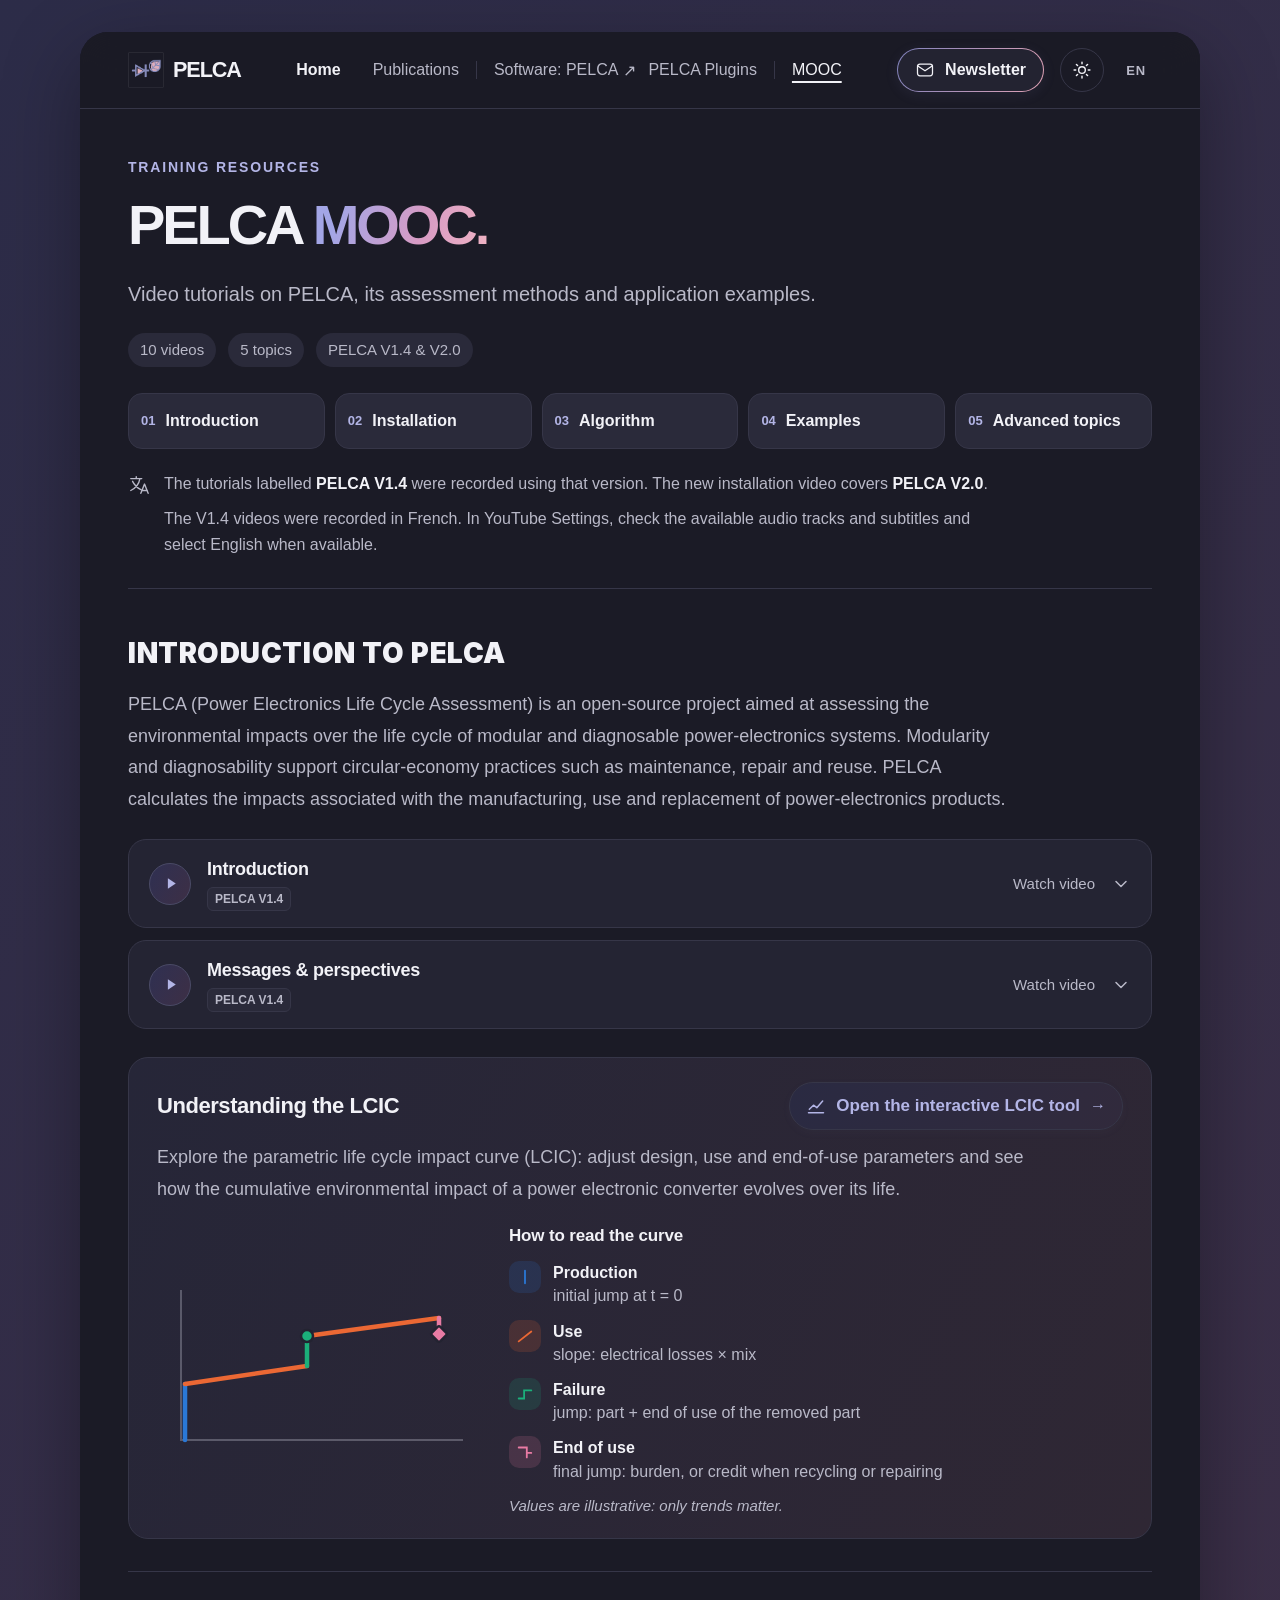
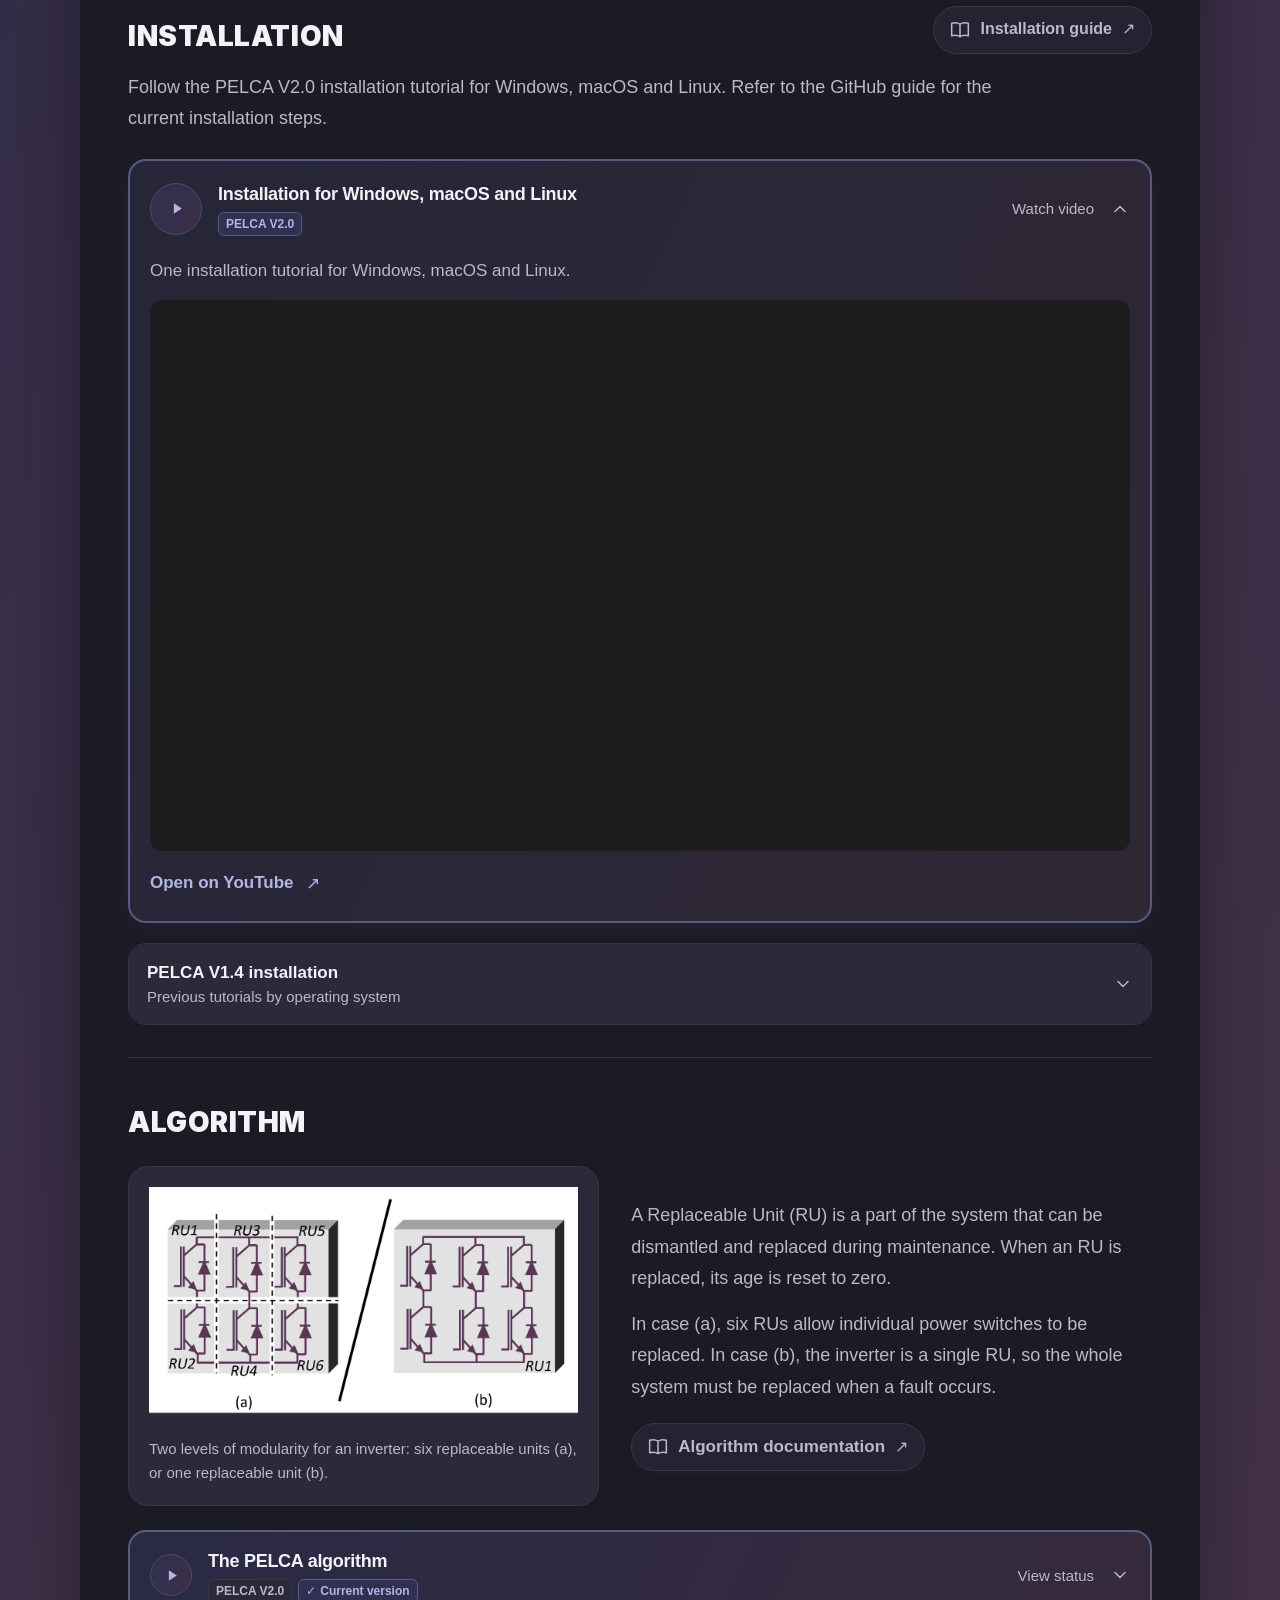
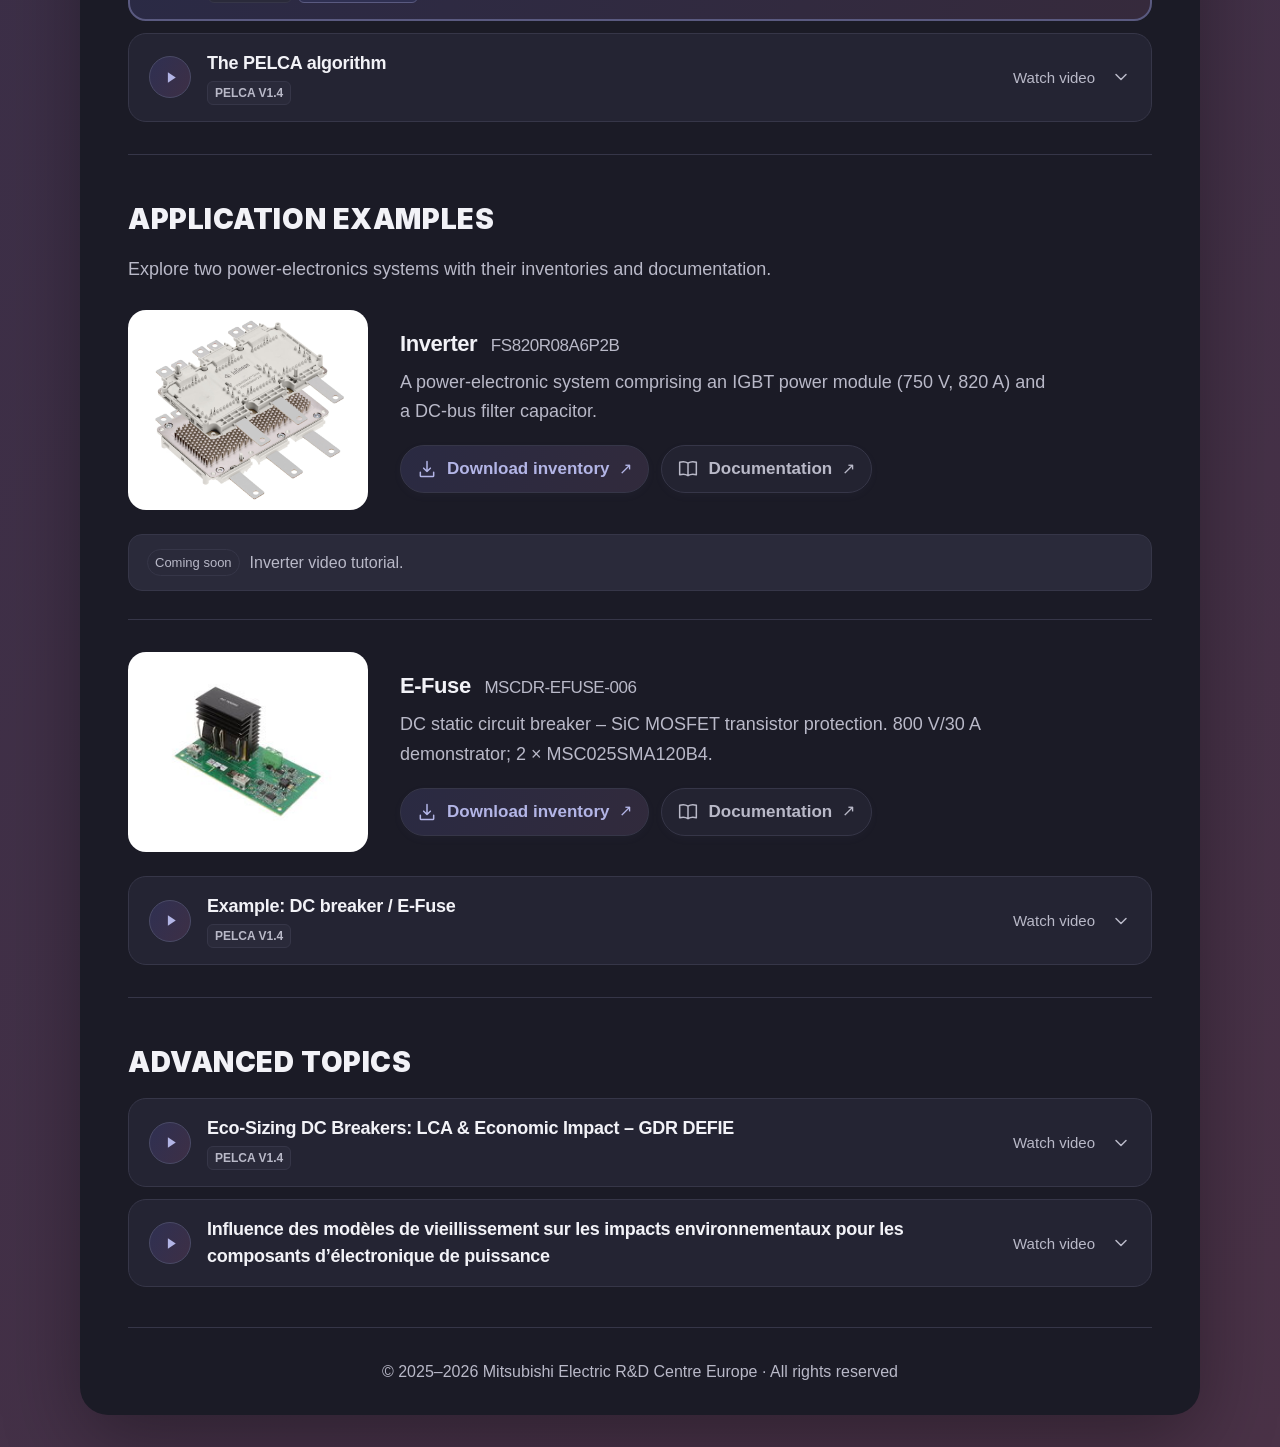
<file: mooc.html>
<!DOCTYPE html>
<html lang="en">
<head>
  <meta charset="UTF-8" />
  <meta name="viewport" content="width=device-width, initial-scale=1" />
  <meta name="referrer" content="strict-origin-when-cross-origin" />
  <meta name="google-site-verification" content="qB7MZzRbN-OQLLU3OXkuDCu5ByE9jwiSipl_wP4SXSw" />
  <meta name="description" content="Video tutorials on PELCA, installation, assessment methods and power-electronics application examples." />
  <meta name="theme-color" content="#7f82bc" />
  <title>PELCA — MOOC</title>
  <link rel="icon" type="image/png" href="icons/first_image.png" />
  <link rel="apple-touch-icon" href="icons/first_image.png" />
  <link rel="manifest" href="manifest.json" />
  <meta name="apple-mobile-web-app-capable" content="yes" />
  <meta name="apple-mobile-web-app-title" content="PELCA" />
  <meta name="apple-mobile-web-app-status-bar-style" content="default" />
  <meta name="msapplication-TileImage" content="icons/first_image.png" />
  <meta name="msapplication-TileColor" content="#7f82bc" />
  <script src="assets/theme.js"></script>
  <script src="assets/i18n.js"></script>
  <link rel="stylesheet" href="assets/pelca.css" />
  <link rel="stylesheet" href="assets/pages.css" />
  <link rel="stylesheet" href="assets/mooc.css" />
  <link rel="stylesheet" href="assets/theme.css" />
  <script src="assets/pelca.js" defer></script>
  <script src="assets/mooc.js" defer></script>
</head>
<body class="official-site detail-page mooc-page">
  <a class="skip-link" href="#main">Skip to content</a>
  <div class="site-shell">
    <header class="site-header">
      <div class="header-inner">
        <a class="brand" href="index.html" aria-label="PELCA home"><img src="icons/first_image.png" width="36" height="36" alt="" /><span>PELCA</span></a>
        <nav class="desktop-nav" aria-label="Main navigation">
          <a class="nav-home" href="index.html">Home</a>
          <a class="resource-publications" href="publications.html">Publications</a>
          <span class="nav-divider" aria-hidden="true"></span>
          <a class="resource-github" href="https://github.com/merce-fra/PELCA" target="_blank" rel="noopener noreferrer">Software: PELCA <span aria-hidden="true">↗</span></a>
          <a class="resource-plugins" href="plugins.html">PELCA Plugins</a>
          <span class="nav-divider" aria-hidden="true"></span>
          <a class="resource-mooc" href="mooc.html" aria-current="page">MOOC</a>
        </nav>
        <a class="header-cta newsletter-cta" href="https://forms.office.com/e/TFM0s2G8ew" target="_blank" rel="noopener noreferrer" aria-label="PELCA newsletter" title="Newsletter"><svg class="newsletter-icon" viewBox="0 0 24 24" aria-hidden="true" focusable="false"><rect x="3" y="5" width="18" height="14" rx="3" /><path d="m3 7 9 6 9-6" /></svg><span class="newsletter-label">Newsletter</span></a>
        <button type="button" class="theme-toggle" aria-label="Switch to dark mode" title="Switch to dark mode"><svg class="icon-moon" viewBox="0 0 24 24" aria-hidden="true" focusable="false"><path d="M20 14.5A8 8 0 0 1 9.5 4a8 8 0 1 0 10.5 10.5Z" /></svg><svg class="icon-sun" viewBox="0 0 24 24" aria-hidden="true" focusable="false"><circle cx="12" cy="12" r="4" /><path d="M12 2.5v2M12 19.5v2M2.5 12h2M19.5 12h2M5.3 5.3l1.4 1.4M17.3 17.3l1.4 1.4M5.3 18.7l1.4-1.4M17.3 6.7l1.4-1.4" /></svg></button>
        <button type="button" class="lang-switch" aria-label="Passer en français" title="Passer en français" lang="fr"><span data-lang="en" aria-hidden="true">EN</span><span data-lang="fr" aria-hidden="true">FR</span></button>
        <details class="mobile-nav">
          <summary aria-label="Open navigation"><span></span><span></span></summary>
          <nav aria-label="Mobile navigation">
            <a class="nav-home" href="index.html">Home</a>
            <a class="resource-publications" href="publications.html">Publications</a>
            <a class="resource-github nav-group-start" href="https://github.com/merce-fra/PELCA" target="_blank" rel="noopener noreferrer">Software: PELCA <span aria-hidden="true">↗</span></a>
            <a class="resource-plugins" href="plugins.html">PELCA Plugins</a>
            <a class="resource-mooc nav-group-start" href="mooc.html" aria-current="page">MOOC</a>
            <a class="nav-group-start" href="https://forms.office.com/e/TFM0s2G8ew" target="_blank" rel="noopener noreferrer">Newsletter</a>
          </nav>
        </details>
      </div>
    </header>
    <main id="main">
      <section class="detail-intro mooc-intro section-wrap" aria-labelledby="mooc-title">
        <p class="eyebrow">TRAINING RESOURCES</p>
        <h1 id="mooc-title">PELCA <span class="gradient-text">MOOC.</span></h1>
        <p>Video tutorials on PELCA, its assessment methods and application examples.</p>
        <ul class="mooc-facts" aria-label="Course overview"><li>10 videos</li><li>5 topics</li><li>PELCA V1.4 &amp; V2.0</li></ul>
      </section>

      <nav class="mooc-index section-wrap" aria-label="MOOC topics">
        <a href="#presentation"><span aria-hidden="true">01</span>Introduction</a>
        <a href="#installation"><span aria-hidden="true">02</span>Installation</a>
        <a href="#algorithm"><span aria-hidden="true">03</span>Algorithm</a>
        <a href="#examples"><span aria-hidden="true">04</span>Examples</a>
        <a href="#advanced-topics"><span aria-hidden="true">05</span>Advanced topics</a>
      </nav>

      <aside class="mooc-language section-wrap" aria-label="Video versions and languages">
        <svg viewBox="0 0 24 24" aria-hidden="true" focusable="false"><path d="M3 5h12M9 3v2M5 8c2 4 5 7 9 9M13 5c-1 6-4 10-10 13m11 3 4-10 4 10m-7-3h6" /></svg>
        <div>
          <p>The tutorials labelled <strong>PELCA V1.4</strong> were recorded using that version. The new installation video covers <strong>PELCA V2.0</strong>.</p>
          <p>The V1.4 videos were recorded in French. In YouTube Settings, check the available audio tracks and subtitles and select English when available.</p>
        </div>
      </aside>

      <section class="mooc-section section-wrap reveal" id="presentation" aria-labelledby="introduction-title">
        <div class="home-section-heading"><h2 class="home-section-title" id="introduction-title">Introduction to PELCA</h2></div>
        <p class="mooc-description">PELCA (Power Electronics Life Cycle Assessment) is an open-source project aimed at assessing the environmental impacts over the life cycle of modular and diagnosable power-electronics systems. Modularity and diagnosability support circular-economy practices such as maintenance, repair and reuse. PELCA calculates the impacts associated with the manufacturing, use and replacement of power-electronics products.</p>
        <div class="mooc-lessons">
        <details class="mooc-lesson" name="mooc-videos">
          <summary>
            <span class="mooc-play"><svg viewBox="0 0 24 24" aria-hidden="true" focusable="false"><path d="m9 6 9 6-9 6Z" /></svg></span>
            <span class="mooc-lesson-heading"><span class="mooc-lesson-title">Introduction</span><span class="mooc-lesson-version">PELCA V1.4</span></span>
            <span class="mooc-watch-label">Watch video</span>
            <svg class="mooc-chevron" viewBox="0 0 24 24" aria-hidden="true" focusable="false"><path d="m6 9 6 6 6-6" /></svg>
          </summary>
          <div class="mooc-lesson-content">
            <div class="mooc-player" data-video-id="OSKRiVQrvIM" data-video-title="Introduction"></div>
            <a class="text-link mooc-youtube" href="https://www.youtube.com/watch?v=OSKRiVQrvIM" target="_blank" rel="noopener noreferrer">Open on YouTube <span aria-hidden="true">↗</span></a>
          </div>
        </details>
        <details class="mooc-lesson" name="mooc-videos">
          <summary>
            <span class="mooc-play"><svg viewBox="0 0 24 24" aria-hidden="true" focusable="false"><path d="m9 6 9 6-9 6Z" /></svg></span>
            <span class="mooc-lesson-heading"><span class="mooc-lesson-title">Messages &amp; perspectives</span><span class="mooc-lesson-version">PELCA V1.4</span></span>
            <span class="mooc-watch-label">Watch video</span>
            <svg class="mooc-chevron" viewBox="0 0 24 24" aria-hidden="true" focusable="false"><path d="m6 9 6 6 6-6" /></svg>
          </summary>
          <div class="mooc-lesson-content">
            <div class="mooc-player" data-video-id="2fnEVMA_NZ4" data-video-title="Messages &amp; perspectives"></div>
            <a class="text-link mooc-youtube" href="https://www.youtube.com/watch?v=2fnEVMA_NZ4" target="_blank" rel="noopener noreferrer">Open on YouTube <span aria-hidden="true">↗</span></a>
          </div>
        </details>
        </div>
        <div class="mooc-tool-block" id="interactive-tool" role="group" aria-labelledby="tool-title">
          <div class="mooc-tool-card">
            <div class="mooc-tool-heading">
              <h3 id="tool-title">Understanding the LCIC</h3>
              <a class="example-action" href="CICV_param.html"><svg class="example-action-icon" viewBox="0 0 24 24" aria-hidden="true" focusable="false"><path d="M3 20h18M4 16l5-5 4 3 7-8" /></svg>Open the interactive LCIC tool <span class="example-action-arrow" aria-hidden="true">→</span></a>
            </div>
            <p class="mooc-description">Explore the parametric life cycle impact curve (LCIC): adjust design, use and end-of-use parameters and see how the cumulative environmental impact of a power electronic converter evolves over its life.</p>
            <div class="mooc-tool">
              <svg class="mooc-tool-curve" viewBox="0 0 320 190" aria-hidden="true" focusable="false">
                <path class="axis" d="M24 16v150h282" />
                <path class="seg" style="stroke:#2a78d6" d="M28 166V110" />
                <path class="seg" style="stroke:#eb6834" d="M28 110L150 92M150 62L282 44" />
                <path class="seg" style="stroke:#1baf7a" d="M150 92V62" />
                <path class="seg" style="stroke:#e87ba4" d="M282 44V60" />
                <circle class="marker" cx="150" cy="62" r="6" fill="#1baf7a" />
                <rect class="marker" x="276" y="54" width="12" height="12" rx="2" fill="#e87ba4" transform="rotate(45 282 60)" />
              </svg>
              <span class="mooc-tool-text">
                <span class="mooc-tool-title" id="tool-card-title">How to read the curve</span>
                <span class="mooc-tool-list">
                  <span class="mooc-tool-item"><span class="mooc-tool-ic" style="background:color-mix(in srgb, #2a78d6 16%, transparent);color:#2a78d6"><svg viewBox="0 0 20 20" aria-hidden="true" focusable="false"><path d="M10 3v14" /></svg></span><span><b>Production</b>initial jump at t = 0</span></span>
                  <span class="mooc-tool-item"><span class="mooc-tool-ic" style="background:color-mix(in srgb, #eb6834 16%, transparent);color:#eb6834"><svg viewBox="0 0 20 20" aria-hidden="true" focusable="false"><path d="M3 16L17 5" /></svg></span><span><b>Use</b>slope: electrical losses × mix</span></span>
                  <span class="mooc-tool-item"><span class="mooc-tool-ic" style="background:color-mix(in srgb, #1baf7a 16%, transparent);color:#1baf7a"><svg viewBox="0 0 20 20" aria-hidden="true" focusable="false"><path d="M3 15h6V6h8" /></svg></span><span><b>Failure</b>jump: part + end of use of the removed part</span></span>
                  <span class="mooc-tool-item"><span class="mooc-tool-ic" style="background:color-mix(in srgb, #e87ba4 16%, transparent);color:#e87ba4"><svg viewBox="0 0 20 20" aria-hidden="true" focusable="false"><path d="M3 5h9v11M12 11h5" /></svg></span><span><b>End of use</b>final jump: burden, or credit when recycling or repairing</span></span>
                </span>
                <span class="mooc-tool-note">Values are illustrative: only trends matter.</span>
              </span>
            </div>
          </div>
        </div>
      </section>

      <section class="mooc-section section-wrap reveal" id="installation" aria-labelledby="installation-title">
        <div class="home-section-heading">
          <h2 class="home-section-title" id="installation-title">Installation</h2>
          <a class="example-action example-documentation" href="https://github.com/merce-fra/PELCA/blob/Release_PELCA_v2.0/README.md#installation-guide" target="_blank" rel="noopener noreferrer"><svg class="example-action-icon" viewBox="0 0 24 24" aria-hidden="true" focusable="false"><path d="M12 5v15M12 5C9 3 5 3 2 4v15c3-1 7-1 10 1 3-2 7-2 10-1V4c-3-1-7-1-10 1Z" /></svg>Installation guide <span class="example-action-arrow" aria-hidden="true">↗</span></a>
        </div>
        <p class="mooc-description">Follow the PELCA V2.0 installation tutorial for Windows, macOS and Linux. Refer to the GitHub guide for the current installation steps.</p>
        <div class="mooc-lessons mooc-current-installation">
          <details class="mooc-lesson mooc-installation-current" name="mooc-videos" id="installation-v2" open>
            <summary>
              <span class="mooc-play"><svg viewBox="0 0 24 24" aria-hidden="true" focusable="false"><path d="m9 6 9 6-9 6Z" /></svg></span>
              <span class="mooc-lesson-heading"><span class="mooc-lesson-title">Installation for Windows, macOS and Linux</span><span class="mooc-lesson-version">PELCA V2.0</span></span>
              <span class="mooc-watch-label">Watch video</span>
              <svg class="mooc-chevron" viewBox="0 0 24 24" aria-hidden="true" focusable="false"><path d="m6 9 6 6 6-6" /></svg>
            </summary>
            <div class="mooc-lesson-content">
              <p class="mooc-installation-description">One installation tutorial for Windows, macOS and Linux.</p>
              <div class="mooc-player" data-video-id="mlTMtS905uI" data-video-title="PELCA V2.0 installation — Windows, macOS and Linux"></div>
              <a class="text-link mooc-youtube" href="https://www.youtube.com/watch?v=mlTMtS905uI" target="_blank" rel="noopener noreferrer">Open on YouTube <span aria-hidden="true">↗</span></a>
            </div>
          </details>
        </div>
        <details class="mooc-archive">
          <summary><span class="mooc-archive-title">PELCA V1.4 installation<span>Previous tutorials by operating system</span></span><svg class="mooc-chevron" viewBox="0 0 24 24" aria-hidden="true" focusable="false"><path d="m6 9 6 6 6-6" /></svg></summary>
          <div class="mooc-archive-content">
            <p class="mooc-description">Installation tutorials recorded with PELCA V1.4, organised by operating system.</p>
            <div class="mooc-lessons">
        <details class="mooc-lesson" name="mooc-videos">
          <summary>
            <span class="mooc-play"><svg viewBox="0 0 24 24" aria-hidden="true" focusable="false"><path d="m9 6 9 6-9 6Z" /></svg></span>
            <span class="mooc-lesson-heading"><span class="mooc-lesson-title">Windows</span><span class="mooc-lesson-version">PELCA V1.4</span></span>
            <span class="mooc-watch-label">Watch video</span>
            <svg class="mooc-chevron" viewBox="0 0 24 24" aria-hidden="true" focusable="false"><path d="m6 9 6 6 6-6" /></svg>
          </summary>
          <div class="mooc-lesson-content">
            <div class="mooc-player" data-video-id="ybwgHxSj2F8" data-video-title="Windows"></div>
            <a class="text-link mooc-youtube" href="https://www.youtube.com/watch?v=ybwgHxSj2F8" target="_blank" rel="noopener noreferrer">Open on YouTube <span aria-hidden="true">↗</span></a>
          </div>
        </details>
        <details class="mooc-lesson" name="mooc-videos">
          <summary>
            <span class="mooc-play"><svg viewBox="0 0 24 24" aria-hidden="true" focusable="false"><path d="m9 6 9 6-9 6Z" /></svg></span>
            <span class="mooc-lesson-heading"><span class="mooc-lesson-title">macOS</span><span class="mooc-lesson-version">PELCA V1.4</span></span>
            <span class="mooc-watch-label">Watch video</span>
            <svg class="mooc-chevron" viewBox="0 0 24 24" aria-hidden="true" focusable="false"><path d="m6 9 6 6 6-6" /></svg>
          </summary>
          <div class="mooc-lesson-content">
            <div class="mooc-player" data-video-id="CEszrfRF-E8" data-video-title="macOS"></div>
            <a class="text-link mooc-youtube" href="https://www.youtube.com/watch?v=CEszrfRF-E8" target="_blank" rel="noopener noreferrer">Open on YouTube <span aria-hidden="true">↗</span></a>
          </div>
        </details>
        <details class="mooc-lesson" name="mooc-videos">
          <summary>
            <span class="mooc-play"><svg viewBox="0 0 24 24" aria-hidden="true" focusable="false"><path d="m9 6 9 6-9 6Z" /></svg></span>
            <span class="mooc-lesson-heading"><span class="mooc-lesson-title">Linux</span><span class="mooc-lesson-version">PELCA V1.4</span></span>
            <span class="mooc-watch-label">Watch video</span>
            <svg class="mooc-chevron" viewBox="0 0 24 24" aria-hidden="true" focusable="false"><path d="m6 9 6 6 6-6" /></svg>
          </summary>
          <div class="mooc-lesson-content">
            <div class="mooc-player" data-video-id="yWc86YApPBY" data-video-title="Linux"></div>
            <a class="text-link mooc-youtube" href="https://www.youtube.com/watch?v=yWc86YApPBY" target="_blank" rel="noopener noreferrer">Open on YouTube <span aria-hidden="true">↗</span></a>
          </div>
        </details>
            </div>
          </div>
        </details>
      </section>

      <section class="mooc-section section-wrap reveal" id="algorithm" aria-labelledby="algorithm-title">
        <div class="home-section-heading"><h2 class="home-section-title" id="algorithm-title">Algorithm</h2></div>
        <div class="mooc-algorithm">
          <figure>
            <img src="assets/pelca-replaceable-units.svg" width="2547" height="1387" alt="An inverter modelled as six replaceable power switches or as one replaceable unit." loading="lazy" />
            <figcaption>Two levels of modularity for an inverter: six replaceable units (a), or one replaceable unit (b).</figcaption>
          </figure>
          <div>
            <p class="mooc-description">A Replaceable Unit (RU) is a part of the system that can be dismantled and replaced during maintenance. When an RU is replaced, its age is reset to zero.</p>
            <p class="mooc-description">In case (a), six RUs allow individual power switches to be replaced. In case (b), the inverter is a single RU, so the whole system must be replaced when a fault occurs.</p>
            <a class="example-action example-documentation" href="https://github.com/merce-fra/PELCA/blob/Release_PELCA_v2.0/documentations/Algorithm.md" target="_blank" rel="noopener noreferrer"><svg class="example-action-icon" viewBox="0 0 24 24" aria-hidden="true" focusable="false"><path d="M12 5v15M12 5C9 3 5 3 2 4v15c3-1 7-1 10 1 3-2 7-2 10-1V4c-3-1-7-1-10 1Z" /></svg>Algorithm documentation <span class="example-action-arrow" aria-hidden="true">↗</span></a>
          </div>
        </div>
        <div class="mooc-lessons">
        <details class="mooc-lesson mooc-lesson-current" name="mooc-videos">
          <summary>
            <span class="mooc-play"><svg viewBox="0 0 24 24" aria-hidden="true" focusable="false"><path d="m9 6 9 6-9 6Z" /></svg></span>
            <span class="mooc-lesson-heading">
              <span class="mooc-lesson-title">The PELCA algorithm</span>
              <span class="mooc-lesson-meta"><span class="mooc-lesson-version">PELCA V2.0</span><span class="mooc-current-badge"><span aria-hidden="true">✓</span> Current version</span></span>
            </span>
            <span class="mooc-watch-label">View status</span>
            <svg class="mooc-chevron" viewBox="0 0 24 24" aria-hidden="true" focusable="false"><path d="m6 9 6 6 6-6" /></svg>
          </summary>
          <div class="mooc-lesson-content">
            <p class="mooc-coming-soon"><span class="video-status">Coming soon</span>The PELCA V2.0 algorithm video will be available soon.</p>
          </div>
        </details>
        <details class="mooc-lesson" name="mooc-videos">
          <summary>
            <span class="mooc-play"><svg viewBox="0 0 24 24" aria-hidden="true" focusable="false"><path d="m9 6 9 6-9 6Z" /></svg></span>
            <span class="mooc-lesson-heading"><span class="mooc-lesson-title">The PELCA algorithm</span><span class="mooc-lesson-version">PELCA V1.4</span></span>
            <span class="mooc-watch-label">Watch video</span>
            <svg class="mooc-chevron" viewBox="0 0 24 24" aria-hidden="true" focusable="false"><path d="m6 9 6 6 6-6" /></svg>
          </summary>
          <div class="mooc-lesson-content">
            <div class="mooc-player" data-video-id="3C1492zglvs" data-video-title="The PELCA algorithm"></div>
            <a class="text-link mooc-youtube" href="https://www.youtube.com/watch?v=3C1492zglvs" target="_blank" rel="noopener noreferrer">Open on YouTube <span aria-hidden="true">↗</span></a>
          </div>
        </details>
        </div>
      </section>

      <section class="mooc-section section-wrap reveal" id="examples" aria-labelledby="examples-title">
        <div class="home-section-heading"><h2 class="home-section-title" id="examples-title">Application examples</h2></div>
        <p class="mooc-description">Explore two power-electronics systems with their inventories and documentation.</p>
        <article class="mooc-example" id="exemple-onduleur" aria-labelledby="inverter-title">
          <div class="home-example">
            <img class="home-example-photo" src="assets/inverter.jpg" width="1280" height="1176" alt="Infineon FS820R08A6P2B IGBT power module" loading="lazy" />
            <div class="home-example-content">
              <h3 id="inverter-title">Inverter <span>FS820R08A6P2B</span></h3>
              <p>A power-electronic system comprising an IGBT power module (750 V, 820 A) and a DC-bus filter capacitor.</p>
              <div class="home-example-links">
                <a class="example-action example-download" href="https://github.com/merce-fra/PELCA/blob/Release_PELCA_v2.0/PELCA%20datasets/PowerModuleAndCapacitor/PELCA_v2.0.0_PowerModuleAndCapacitor.xlsm" target="_blank" rel="noopener noreferrer"><svg class="example-action-icon" viewBox="0 0 24 24" aria-hidden="true" focusable="false"><path d="M12 3v12m-4-4 4 4 4-4M4 16v4a1 1 0 0 0 1 1h14a1 1 0 0 0 1-1v-4" /></svg>Download inventory <span class="example-action-arrow" aria-hidden="true">↗</span></a>
                <a class="example-action example-documentation" href="https://github.com/merce-fra/PELCA/blob/Release_PELCA_v2.0/documentations/PELCA_Instructions.md" target="_blank" rel="noopener noreferrer"><svg class="example-action-icon" viewBox="0 0 24 24" aria-hidden="true" focusable="false"><path d="M12 5v15M12 5C9 3 5 3 2 4v15c3-1 7-1 10 1 3-2 7-2 10-1V4c-3-1-7-1-10 1Z" /></svg>Documentation <span class="example-action-arrow" aria-hidden="true">↗</span></a>
              </div>
            </div>
          </div>
          <p class="mooc-pending"><span class="video-status">Coming soon</span>Inverter video tutorial.</p>
        </article>
        <article class="mooc-example" id="exemple-dc-breaker" aria-labelledby="efuse-title">
          <div class="home-example">
            <img class="home-example-photo" src="assets/efuse.jpg" width="200" height="200" alt="Microchip MSCDR-EFUSE-006 E-Fuse demonstrator board" loading="lazy" />
            <div class="home-example-content">
              <h3 id="efuse-title">E-Fuse <span>MSCDR-EFUSE-006</span></h3>
              <p>DC static circuit breaker – SiC MOSFET transistor protection. 800 V/30 A demonstrator; 2 × MSC025SMA120B4.</p>
              <div class="home-example-links">
                <a class="example-action example-download" href="https://github.com/merce-fra/PELCA/blob/Release_PELCA_v2.0/PELCA%20datasets/E-Fuse/PELCA_v2.0.0_Efuse.xlsm" target="_blank" rel="noopener noreferrer"><svg class="example-action-icon" viewBox="0 0 24 24" aria-hidden="true" focusable="false"><path d="M12 3v12m-4-4 4 4 4-4M4 16v4a1 1 0 0 0 1 1h14a1 1 0 0 0 1-1v-4" /></svg>Download inventory <span class="example-action-arrow" aria-hidden="true">↗</span></a>
                <a class="example-action example-documentation" href="https://github.com/merce-fra/PELCA/blob/Release_PELCA_v2.0/documentations/PELCA_Instructions.md" target="_blank" rel="noopener noreferrer"><svg class="example-action-icon" viewBox="0 0 24 24" aria-hidden="true" focusable="false"><path d="M12 5v15M12 5C9 3 5 3 2 4v15c3-1 7-1 10 1 3-2 7-2 10-1V4c-3-1-7-1-10 1Z" /></svg>Documentation <span class="example-action-arrow" aria-hidden="true">↗</span></a>
              </div>
            </div>
          </div>
          <div class="mooc-lessons">
        <details class="mooc-lesson" name="mooc-videos">
          <summary>
            <span class="mooc-play"><svg viewBox="0 0 24 24" aria-hidden="true" focusable="false"><path d="m9 6 9 6-9 6Z" /></svg></span>
            <span class="mooc-lesson-heading"><span class="mooc-lesson-title">Example: DC breaker / E-Fuse</span><span class="mooc-lesson-version">PELCA V1.4</span></span>
            <span class="mooc-watch-label">Watch video</span>
            <svg class="mooc-chevron" viewBox="0 0 24 24" aria-hidden="true" focusable="false"><path d="m6 9 6 6 6-6" /></svg>
          </summary>
          <div class="mooc-lesson-content">
            <div class="mooc-player" data-video-id="xrPsHAtA64E" data-video-title="Example: DC breaker / E-Fuse"></div>
            <a class="text-link mooc-youtube" href="https://www.youtube.com/watch?v=xrPsHAtA64E" target="_blank" rel="noopener noreferrer">Open on YouTube <span aria-hidden="true">↗</span></a>
          </div>
        </details>
          </div>
        </article>
      </section>

      <section class="mooc-section section-wrap reveal" id="advanced-topics" aria-labelledby="advanced-title">
        <div class="home-section-heading"><h2 class="home-section-title" id="advanced-title">Advanced topics</h2></div>
        <div class="mooc-lessons">
        <details class="mooc-lesson" name="mooc-videos">
          <summary>
            <span class="mooc-play"><svg viewBox="0 0 24 24" aria-hidden="true" focusable="false"><path d="m9 6 9 6-9 6Z" /></svg></span>
            <span class="mooc-lesson-heading"><span class="mooc-lesson-title">Eco-Sizing DC Breakers: LCA &amp; Economic Impact – GDR DEFIE</span><span class="mooc-lesson-version">PELCA V1.4</span></span>
            <span class="mooc-watch-label">Watch video</span>
            <svg class="mooc-chevron" viewBox="0 0 24 24" aria-hidden="true" focusable="false"><path d="m6 9 6 6 6-6" /></svg>
          </summary>
          <div class="mooc-lesson-content">
            <div class="mooc-player" data-video-id="5qpP8sgywt0" data-video-title="Eco-Sizing DC Breakers: LCA &amp; Economic Impact – GDR DEFIE"></div>
            <a class="text-link mooc-youtube" href="https://www.youtube.com/watch?v=5qpP8sgywt0" target="_blank" rel="noopener noreferrer">Open on YouTube <span aria-hidden="true">↗</span></a>
          </div>
        </details>
        <details class="mooc-lesson" name="mooc-videos">
          <summary>
            <span class="mooc-play"><svg viewBox="0 0 24 24" aria-hidden="true" focusable="false"><path d="m9 6 9 6-9 6Z" /></svg></span>
            <span class="mooc-lesson-heading"><span class="mooc-lesson-title" lang="fr">Influence des modèles de vieillissement sur les impacts environnementaux pour les composants d’électronique de puissance</span></span>
            <span class="mooc-watch-label">Watch video</span>
            <svg class="mooc-chevron" viewBox="0 0 24 24" aria-hidden="true" focusable="false"><path d="m6 9 6 6 6-6" /></svg>
          </summary>
          <div class="mooc-lesson-content">
            <div class="mooc-player" data-video-id="VgfLGr0DD3A" data-video-title="Influence des modèles de vieillissement sur les impacts environnementaux pour les composants d’électronique de puissance"></div>
            <a class="text-link mooc-youtube" href="https://www.youtube.com/watch?v=VgfLGr0DD3A" target="_blank" rel="noopener noreferrer">Open on YouTube <span aria-hidden="true">↗</span></a>
          </div>
        </details>
        </div>
      </section>

    </main>

    <footer class="site-footer section-wrap">
      <p>© 2025–2026 <a href="#" data-traffic-link>Mitsubishi Electric R&amp;D Centre Europe</a> · All rights reserved</p>
    </footer>
  </div>
</body>
</html>
</file>
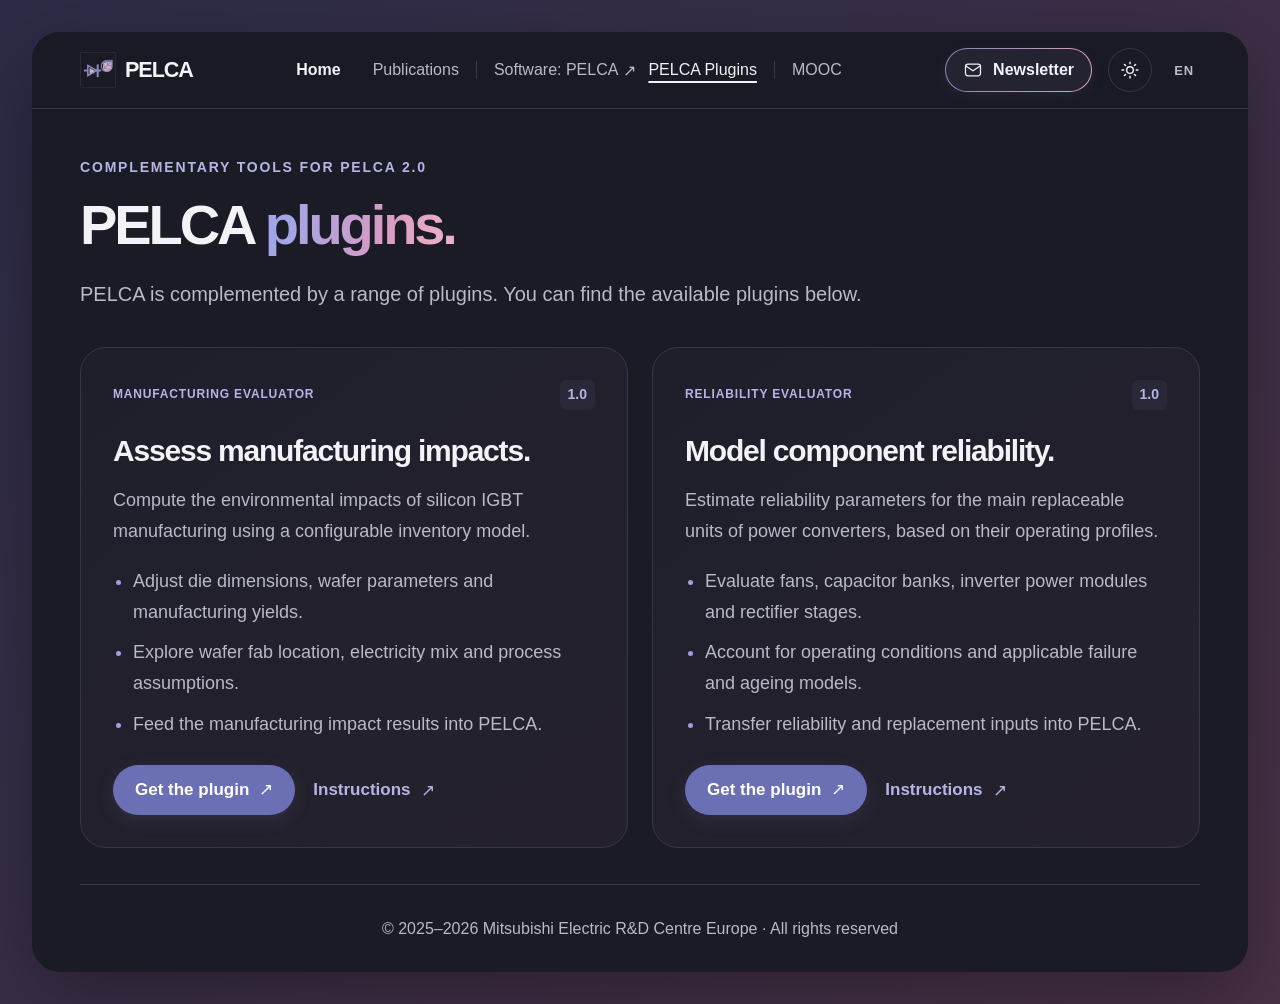
<file: plugins.html>
<!DOCTYPE html>
<html lang="en">
<head>
  <meta charset="UTF-8" />
  <meta name="viewport" content="width=device-width, initial-scale=1" />
  <meta name="google-site-verification" content="qB7MZzRbN-OQLLU3OXkuDCu5ByE9jwiSipl_wP4SXSw" />
  <meta name="description" content="Explore the complementary plugins available for PELCA." />
  <meta name="theme-color" content="#7f82bc" />
  <title>PELCA — Plugins</title>
  <link rel="icon" type="image/png" href="icons/first_image.png" />
  <link rel="apple-touch-icon" href="icons/first_image.png" />
  <link rel="manifest" href="manifest.json" />
  <meta name="apple-mobile-web-app-capable" content="yes" />
  <meta name="apple-mobile-web-app-title" content="PELCA" />
  <meta name="apple-mobile-web-app-status-bar-style" content="default" />
  <meta name="msapplication-TileImage" content="icons/first_image.png" />
  <meta name="msapplication-TileColor" content="#7f82bc" />
  <script src="assets/theme.js"></script>
  <script src="assets/i18n.js"></script>
  <link rel="stylesheet" href="assets/pelca.css" />
  <link rel="stylesheet" href="assets/pages.css" />
  <link rel="stylesheet" href="assets/theme.css" />
  <script src="assets/pelca.js" defer></script>
</head>
<body class="official-site detail-page">
  <a class="skip-link" href="#main">Skip to content</a>
  <div class="site-shell">
    <header class="site-header">
      <div class="header-inner">
        <a class="brand" href="index.html" aria-label="PELCA home"><img src="icons/first_image.png" width="36" height="36" alt="" /><span>PELCA</span></a>
        <nav class="desktop-nav" aria-label="Main navigation">
          <a class="nav-home" href="index.html">Home</a>
          <a class="resource-publications" href="publications.html">Publications</a>
          <span class="nav-divider" aria-hidden="true"></span>
          <a class="resource-github" href="https://github.com/merce-fra/PELCA" target="_blank" rel="noopener noreferrer">Software: PELCA <span aria-hidden="true">↗</span></a>
          <a class="resource-plugins" href="plugins.html" aria-current="page">PELCA Plugins</a>
          <span class="nav-divider" aria-hidden="true"></span>
          <a class="resource-mooc" href="mooc.html">MOOC</a>
        </nav>
        <a class="header-cta newsletter-cta" href="https://forms.office.com/e/TFM0s2G8ew" target="_blank" rel="noopener noreferrer" aria-label="PELCA newsletter" title="Newsletter"><svg class="newsletter-icon" viewBox="0 0 24 24" aria-hidden="true" focusable="false"><rect x="3" y="5" width="18" height="14" rx="3" /><path d="m3 7 9 6 9-6" /></svg><span class="newsletter-label">Newsletter</span></a>
        <button type="button" class="theme-toggle" aria-label="Switch to dark mode" title="Switch to dark mode"><svg class="icon-moon" viewBox="0 0 24 24" aria-hidden="true" focusable="false"><path d="M20 14.5A8 8 0 0 1 9.5 4a8 8 0 1 0 10.5 10.5Z" /></svg><svg class="icon-sun" viewBox="0 0 24 24" aria-hidden="true" focusable="false"><circle cx="12" cy="12" r="4" /><path d="M12 2.5v2M12 19.5v2M2.5 12h2M19.5 12h2M5.3 5.3l1.4 1.4M17.3 17.3l1.4 1.4M5.3 18.7l1.4-1.4M17.3 6.7l1.4-1.4" /></svg></button>
        <button type="button" class="lang-switch" aria-label="Passer en français" title="Passer en français" lang="fr"><span data-lang="en" aria-hidden="true">EN</span><span data-lang="fr" aria-hidden="true">FR</span></button>
        <details class="mobile-nav">
          <summary aria-label="Open navigation"><span></span><span></span></summary>
          <nav aria-label="Mobile navigation">
            <a class="nav-home" href="index.html">Home</a>
            <a class="resource-publications" href="publications.html">Publications</a>
            <a class="resource-github nav-group-start" href="https://github.com/merce-fra/PELCA" target="_blank" rel="noopener noreferrer">Software: PELCA <span aria-hidden="true">↗</span></a>
            <a class="resource-plugins" href="plugins.html" aria-current="page">PELCA Plugins</a>
            <a class="resource-mooc nav-group-start" href="mooc.html">MOOC</a>
            <a class="nav-group-start" href="https://forms.office.com/e/TFM0s2G8ew" target="_blank" rel="noopener noreferrer">Newsletter</a>
          </nav>
        </details>
      </div>
    </header>
    <main id="main">
      <section class="detail-intro section-wrap" aria-labelledby="plugins-title">
        <p class="eyebrow">COMPLEMENTARY TOOLS FOR PELCA 2.0</p>
        <h1 id="plugins-title">PELCA <span class="gradient-text">plugins.</span></h1>
        <p>PELCA is complemented by a range of plugins. You can find the available plugins below.</p>
      </section>

      <section class="plugin-directory section-wrap" aria-label="Available PELCA plugins">
        <article class="plugin-card" id="manufacturing">
          <span class="plugin-label">MANUFACTURING EVALUATOR <span>1.0</span></span>
          <h2>Assess manufacturing impacts.</h2>
          <p>Compute the environmental impacts of silicon IGBT manufacturing using a configurable inventory model.</p>
          <ul class="plugin-capabilities"><li>Adjust die dimensions, wafer parameters and manufacturing yields.</li><li>Explore wafer fab location, electricity mix and process assumptions.</li><li>Feed the manufacturing impact results into PELCA.</li></ul>
          <div class="plugin-actions"><a class="button button-primary" href="https://github.com/merce-fra/PELCA/tree/Release_PELCA_v2.0/Plugins/PELCA_ManufacturingEvaluator" target="_blank" rel="noopener noreferrer">Get the plugin <span aria-hidden="true">↗</span></a><a class="text-link" href="https://github.com/merce-fra/PELCA/blob/Release_PELCA_v2.0/Plugins/PELCA_ManufacturingEvaluator/PELCAManufacturingEvaluator_Instructions.md" target="_blank" rel="noopener noreferrer">Instructions <span aria-hidden="true">↗</span></a></div>
        </article>
        <article class="plugin-card" id="reliability">
          <span class="plugin-label">RELIABILITY EVALUATOR <span>1.0</span></span>
          <h2>Model component reliability.</h2>
          <p>Estimate reliability parameters for the main replaceable units of power converters, based on their operating profiles.</p>
          <ul class="plugin-capabilities"><li>Evaluate fans, capacitor banks, inverter power modules and rectifier stages.</li><li>Account for operating conditions and applicable failure and ageing models.</li><li>Transfer reliability and replacement inputs into PELCA.</li></ul>
          <div class="plugin-actions"><a class="button button-primary" href="https://github.com/merce-fra/PELCA/tree/Release_PELCA_v2.0/Plugins/PELCA_ReliabilityEvaluator" target="_blank" rel="noopener noreferrer">Get the plugin <span aria-hidden="true">↗</span></a><a class="text-link" href="https://github.com/merce-fra/PELCA/blob/Release_PELCA_v2.0/Plugins/PELCA_ReliabilityEvaluator/README.md" target="_blank" rel="noopener noreferrer">Instructions <span aria-hidden="true">↗</span></a></div>
        </article>
      </section>

    </main>

    <footer class="site-footer section-wrap">
      <p>© 2025–2026 <a href="#" data-traffic-link>Mitsubishi Electric R&amp;D Centre Europe</a> · All rights reserved</p>
    </footer>
  </div>
</body>
</html>
</file>
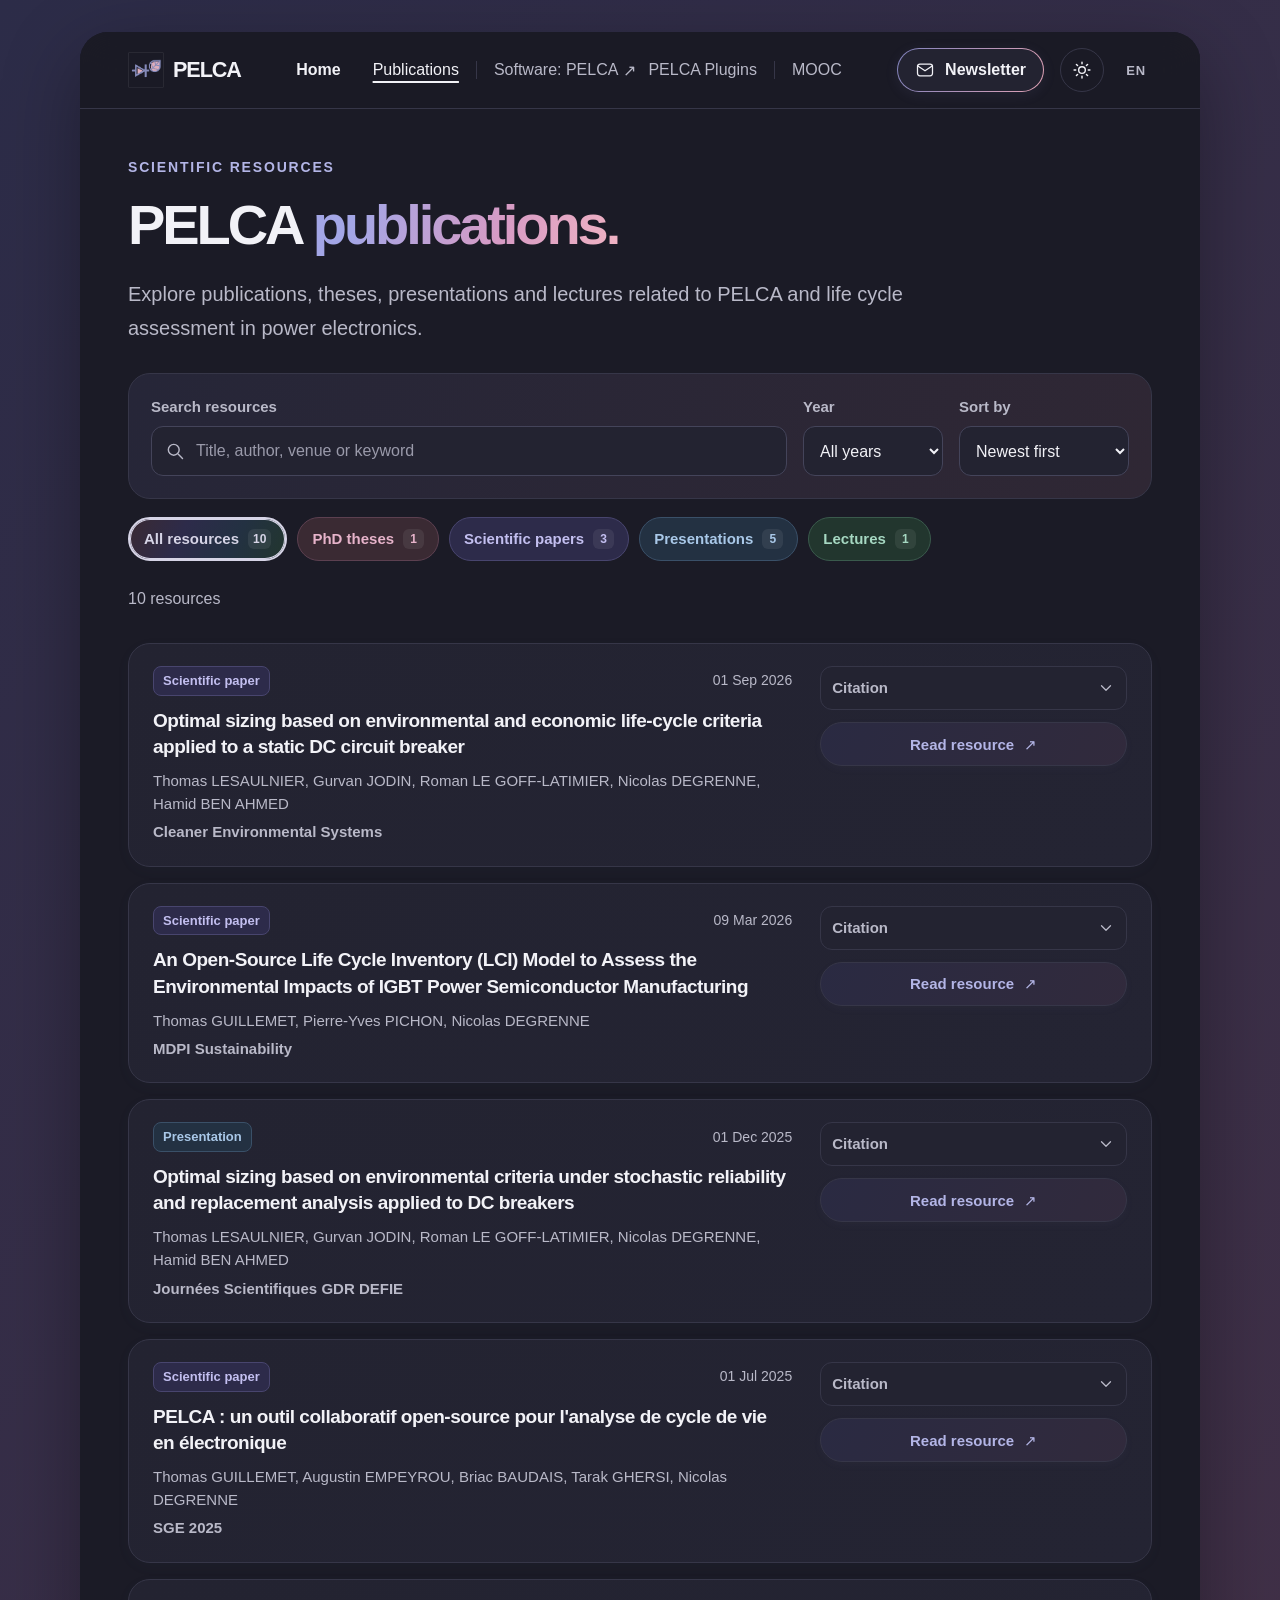
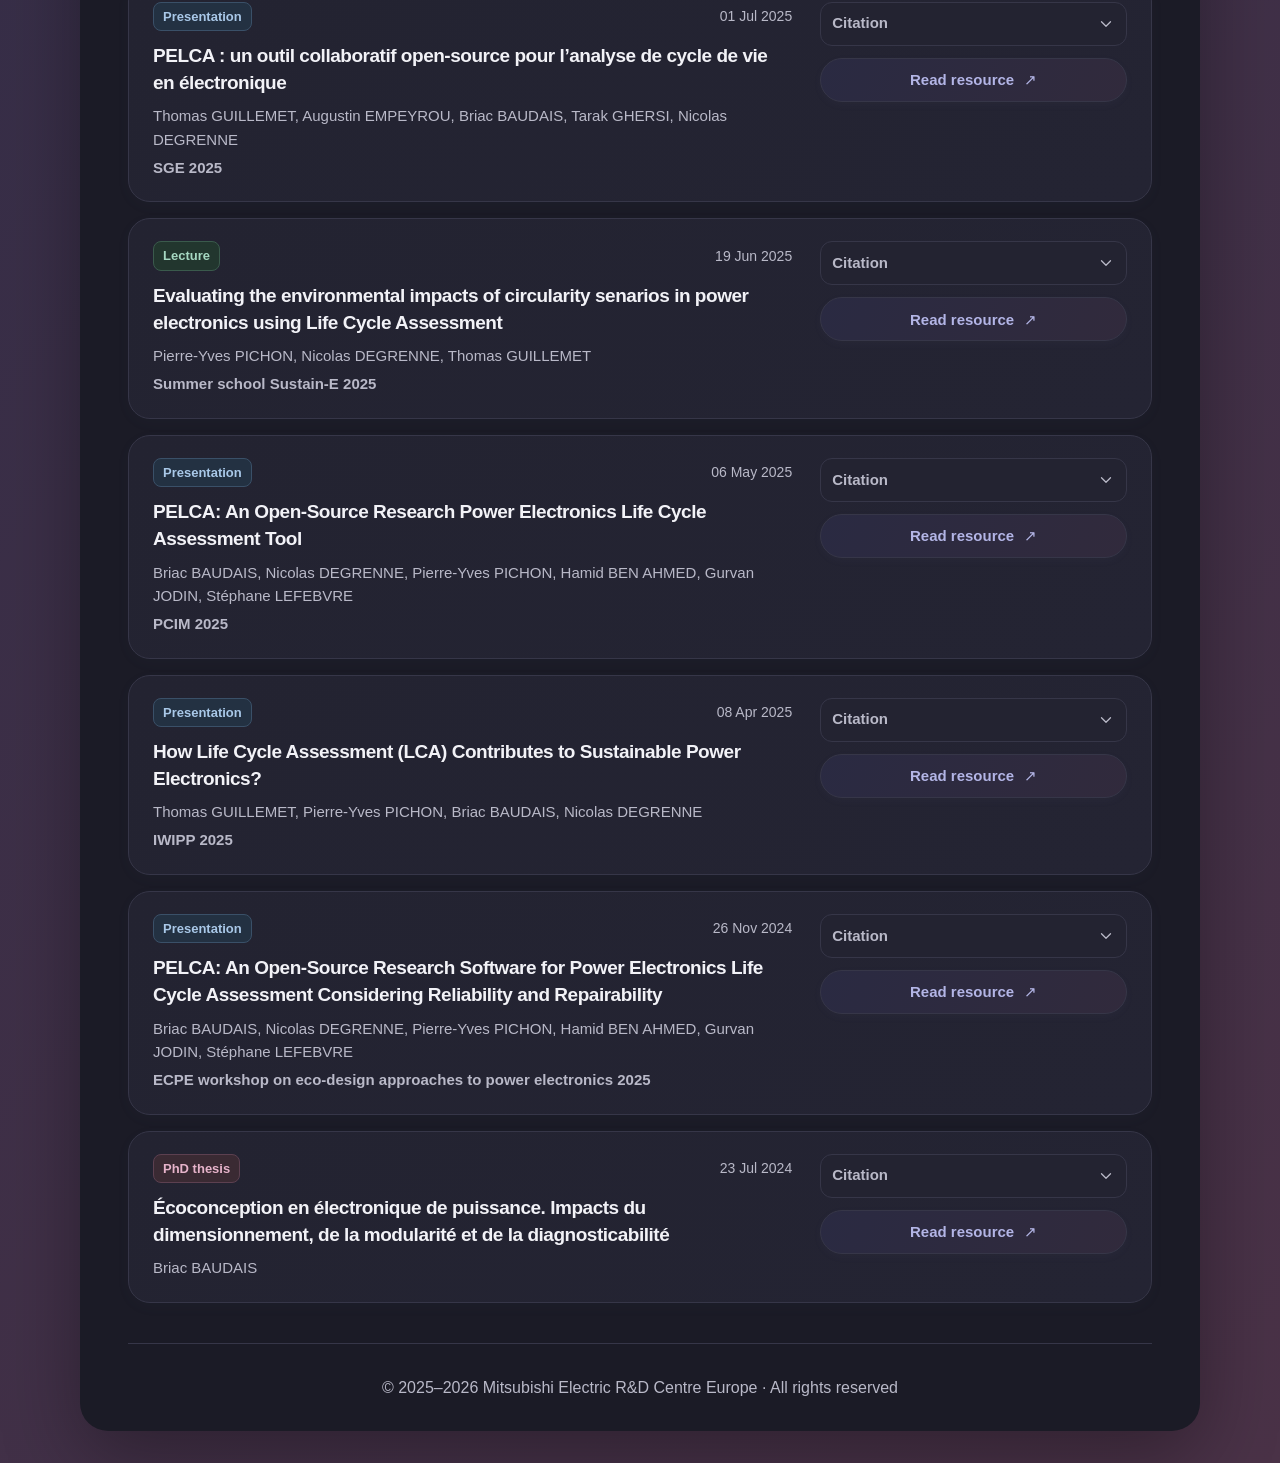
<file: publications.html>
<!DOCTYPE html>
<html lang="en">
<head>
  <meta charset="UTF-8" />
  <meta name="viewport" content="width=device-width, initial-scale=1" />
  <meta name="google-site-verification" content="qB7MZzRbN-OQLLU3OXkuDCu5ByE9jwiSipl_wP4SXSw" />
  <meta name="description" content="Browse research publications, theses, presentations and lectures related to PELCA and life cycle assessment in power electronics." />
  <meta name="theme-color" content="#7f82bc" />
  <title>PELCA — Publications</title>
  <link rel="icon" type="image/png" href="icons/first_image.png" />
  <link rel="apple-touch-icon" href="icons/first_image.png" />
  <link rel="manifest" href="manifest.json" />
  <meta name="apple-mobile-web-app-capable" content="yes" />
  <meta name="apple-mobile-web-app-title" content="PELCA" />
  <meta name="apple-mobile-web-app-status-bar-style" content="default" />
  <meta name="msapplication-TileImage" content="icons/first_image.png" />
  <meta name="msapplication-TileColor" content="#7f82bc" />
  <script src="assets/theme.js"></script>
  <script src="assets/i18n.js"></script>
  <link rel="stylesheet" href="assets/pelca.css" />
  <link rel="stylesheet" href="assets/pages.css" />
  <link rel="stylesheet" href="assets/publications.css" />
  <link rel="stylesheet" href="assets/theme.css" />
  <script src="assets/pelca.js" defer></script>
  <script src="assets/publications.js" defer></script>
</head>
<body class="official-site detail-page publications-page">
  <a class="skip-link" href="#main">Skip to content</a>
  <div class="site-shell">
    <header class="site-header">
      <div class="header-inner">
        <a class="brand" href="index.html" aria-label="PELCA home"><img src="icons/first_image.png" width="36" height="36" alt="" /><span>PELCA</span></a>
        <nav class="desktop-nav" aria-label="Main navigation">
          <a class="nav-home" href="index.html">Home</a>
          <a class="resource-publications" href="publications.html" aria-current="page">Publications</a>
          <span class="nav-divider" aria-hidden="true"></span>
          <a class="resource-github" href="https://github.com/merce-fra/PELCA" target="_blank" rel="noopener noreferrer">Software: PELCA <span aria-hidden="true">↗</span></a>
          <a class="resource-plugins" href="plugins.html">PELCA Plugins</a>
          <span class="nav-divider" aria-hidden="true"></span>
          <a class="resource-mooc" href="mooc.html">MOOC</a>
        </nav>
        <a class="header-cta newsletter-cta" href="https://forms.office.com/e/TFM0s2G8ew" target="_blank" rel="noopener noreferrer" aria-label="PELCA newsletter" title="Newsletter"><svg class="newsletter-icon" viewBox="0 0 24 24" aria-hidden="true" focusable="false"><rect x="3" y="5" width="18" height="14" rx="3" /><path d="m3 7 9 6 9-6" /></svg><span class="newsletter-label">Newsletter</span></a>
        <button type="button" class="theme-toggle" aria-label="Switch to dark mode" title="Switch to dark mode"><svg class="icon-moon" viewBox="0 0 24 24" aria-hidden="true" focusable="false"><path d="M20 14.5A8 8 0 0 1 9.5 4a8 8 0 1 0 10.5 10.5Z" /></svg><svg class="icon-sun" viewBox="0 0 24 24" aria-hidden="true" focusable="false"><circle cx="12" cy="12" r="4" /><path d="M12 2.5v2M12 19.5v2M2.5 12h2M19.5 12h2M5.3 5.3l1.4 1.4M17.3 17.3l1.4 1.4M5.3 18.7l1.4-1.4M17.3 6.7l1.4-1.4" /></svg></button>
        <button type="button" class="lang-switch" aria-label="Passer en français" title="Passer en français" lang="fr"><span data-lang="en" aria-hidden="true">EN</span><span data-lang="fr" aria-hidden="true">FR</span></button>
        <details class="mobile-nav">
          <summary aria-label="Open navigation"><span></span><span></span></summary>
          <nav aria-label="Mobile navigation">
            <a class="nav-home" href="index.html">Home</a>
            <a class="resource-publications" href="publications.html" aria-current="page">Publications</a>
            <a class="resource-github nav-group-start" href="https://github.com/merce-fra/PELCA" target="_blank" rel="noopener noreferrer">Software: PELCA <span aria-hidden="true">↗</span></a>
            <a class="resource-plugins" href="plugins.html">PELCA Plugins</a>
            <a class="resource-mooc nav-group-start" href="mooc.html">MOOC</a>
            <a class="nav-group-start" href="https://forms.office.com/e/TFM0s2G8ew" target="_blank" rel="noopener noreferrer">Newsletter</a>
          </nav>
        </details>
      </div>
    </header>
    <main id="main">
      <section class="detail-intro publications-intro section-wrap" aria-labelledby="publications-title">
        <p class="eyebrow">SCIENTIFIC RESOURCES</p>
        <h1 id="publications-title">PELCA <span class="gradient-text">publications.</span></h1>
        <p>Explore publications, theses, presentations and lectures related to PELCA and life cycle assessment in power electronics.</p>
      </section>

      <section class="publication-library section-wrap" aria-label="Browse resources">
        <div class="publication-controls" id="publication-controls" hidden>
          <div class="publication-toolbar">
            <div class="publication-search-field">
              <label for="publication-search">Search resources</label>
              <div class="publication-search-box"><svg viewBox="0 0 24 24" aria-hidden="true" focusable="false"><circle cx="10.5" cy="10.5" r="6.5" /><path d="m16 16 5 5" /></svg><input type="search" id="publication-search" placeholder="Title, author, venue or keyword" autocomplete="off" /></div>
            </div>
            <div class="publication-select-field"><label for="publication-year">Year</label><select id="publication-year"><option value="">All years</option><option value="2026">2026</option><option value="2025">2025</option><option value="2024">2024</option></select></div>
            <div class="publication-select-field"><label for="publication-sort">Sort by</label><select id="publication-sort"><option value="newest">Newest first</option><option value="oldest">Oldest first</option><option value="title">Title A–Z</option></select></div>
          </div>
          <div class="publication-types" role="group" aria-label="Filter by resource type">
          <button type="button" data-publication-type="" aria-pressed="true">All resources <span>10</span></button>
          <button type="button" data-publication-type="PhD thesis" aria-pressed="false">PhD theses <span>1</span></button>
          <button type="button" data-publication-type="Scientific paper" aria-pressed="false">Scientific papers <span>3</span></button>
          <button type="button" data-publication-type="Presentation" aria-pressed="false">Presentations <span>5</span></button>
          <button type="button" data-publication-type="Lecture" aria-pressed="false">Lectures <span>1</span></button>
          </div>
        </div>
        <div class="publication-results-row"><p id="publication-results" role="status" aria-live="polite" aria-atomic="true">10 resources</p><button class="publication-reset" type="button" id="publication-reset" hidden>Clear filters</button></div>
        <div class="publication-grid" id="publication-grid">
        <article class="publication-card" id="publication-f9644c9279d3" data-type="Scientific paper" data-year="2026" data-date="2026-09-01">
          <div class="publication-info">
            <div class="publication-meta"><span class="publication-type">Scientific paper</span><time datetime="2026-09-01">01 Sep 2026</time></div>
            <h2 class="publication-title">Optimal sizing based on environmental and economic life-cycle criteria applied to a static DC circuit breaker</h2>
            <p class="publication-authors">Thomas LESAULNIER, Gurvan JODIN, Roman LE GOFF-LATIMIER, Nicolas DEGRENNE, Hamid BEN AHMED</p>
            <p class="publication-venue">Cleaner Environmental Systems</p>
          </div>
          <div class="publication-side">
            <details class="publication-citation">
              <summary>Citation <svg viewBox="0 0 24 24" aria-hidden="true" focusable="false"><path d="m6 9 6 6 6-6" /></svg></summary>
              <div class="publication-citation-content">
                <p class="publication-citation-text">Thomas Lesaulnier, Gurvan Jodin, Roman Le Goff Latimier, Nicolas Degrenne, Hamid Ben Ahmed, Optimal sizing based on environmental and economic life-cycle criteria applied to a static DC circuit breaker, Cleaner Environmental Systems, Volume 22, 2026, 100478, ISSN 2666-7894, https://doi.org/10.1016/j.cesys.2026.100478.</p>
                <button class="publication-copy" type="button" hidden>Copy citation</button>
                <span class="publication-copy-status" role="status"></span>
              </div>
            </details>
            <div class="publication-actions">
              <a class="example-action publication-open" href="https://doi.org/10.1016/j.cesys.2026.100478" target="_blank" rel="noopener noreferrer">Read resource <span aria-hidden="true">↗</span></a>
            </div>
          </div>
        </article>

        <article class="publication-card" id="publication-de6647513302" data-type="Scientific paper" data-year="2026" data-date="2026-03-09">
          <div class="publication-info">
            <div class="publication-meta"><span class="publication-type">Scientific paper</span><time datetime="2026-03-09">09 Mar 2026</time></div>
            <h2 class="publication-title">An Open-Source Life Cycle Inventory (LCI) Model to Assess the Environmental Impacts of IGBT Power Semiconductor Manufacturing</h2>
            <p class="publication-authors">Thomas GUILLEMET, Pierre-Yves PICHON, Nicolas DEGRENNE</p>
            <p class="publication-venue">MDPI Sustainability</p>
          </div>
          <div class="publication-side">
            <details class="publication-citation">
              <summary>Citation <svg viewBox="0 0 24 24" aria-hidden="true" focusable="false"><path d="m6 9 6 6 6-6" /></svg></summary>
              <div class="publication-citation-content">
                <p class="publication-citation-text">Guillemet, T.; Pichon, P.-Y.; Degrenne, N. An Open-Source Life Cycle Inventory (LCI) Model to Assess the Environmental Impacts of IGBT Power Semiconductor Manufacturing. Sustainability 2026, 18, 2663. https://doi.org/10.3390/su18052663</p>
                <button class="publication-copy" type="button" hidden>Copy citation</button>
                <span class="publication-copy-status" role="status"></span>
              </div>
            </details>
            <div class="publication-actions">
              <a class="example-action publication-open" href="https://doi.org/10.3390/su18052663" target="_blank" rel="noopener noreferrer">Read resource <span aria-hidden="true">↗</span></a>
            </div>
          </div>
        </article>

        <article class="publication-card" id="publication-b94a25564d17" data-type="Presentation" data-year="2025" data-date="2025-12-01">
          <div class="publication-info">
            <div class="publication-meta"><span class="publication-type">Presentation</span><time datetime="2025-12-01">01 Dec 2025</time></div>
            <h2 class="publication-title">Optimal sizing based on environmental criteria under stochastic reliability and replacement analysis applied to DC breakers</h2>
            <p class="publication-authors">Thomas LESAULNIER, Gurvan JODIN, Roman LE GOFF-LATIMIER, Nicolas DEGRENNE, Hamid BEN AHMED</p>
            <p class="publication-venue">Journées Scientifiques GDR DEFIE</p>
          </div>
          <div class="publication-side">
            <details class="publication-citation">
              <summary>Citation <svg viewBox="0 0 24 24" aria-hidden="true" focusable="false"><path d="m6 9 6 6 6-6" /></svg></summary>
              <div class="publication-citation-content">
                <p class="publication-citation-text">Thomas Lesaulnier, Gurvan Jodin, Roman Le Goff-Latimier, Nicolas Degrenne, Hamid Ben Ahmed. Optimal sizing based on environmental criteria under stochastic reliability and replacement analysis applied to DC breakers. Journées Scientifiques GDR DEFIE, dec 2025, Toulouse, France. &lt;hal-05399126&gt;</p>
                <button class="publication-copy" type="button" hidden>Copy citation</button>
                <span class="publication-copy-status" role="status"></span>
              </div>
            </details>
            <div class="publication-actions">
              <a class="example-action publication-open" href="https://hal.science/hal-05399126" target="_blank" rel="noopener noreferrer">Read resource <span aria-hidden="true">↗</span></a>
            </div>
          </div>
        </article>

        <article class="publication-card" id="publication-052f4f65a130" data-type="Scientific paper" data-year="2025" data-date="2025-07-01">
          <div class="publication-info">
            <div class="publication-meta"><span class="publication-type">Scientific paper</span><time datetime="2025-07-01">01 Jul 2025</time></div>
            <h2 class="publication-title">PELCA : un outil collaboratif open-source pour l&#x27;analyse de cycle de vie en électronique</h2>
            <p class="publication-authors">Thomas GUILLEMET, Augustin EMPEYROU, Briac BAUDAIS, Tarak GHERSI, Nicolas DEGRENNE</p>
            <p class="publication-venue">SGE 2025</p>
          </div>
          <div class="publication-side">
            <details class="publication-citation">
              <summary>Citation <svg viewBox="0 0 24 24" aria-hidden="true" focusable="false"><path d="m6 9 6 6 6-6" /></svg></summary>
              <div class="publication-citation-content">
                <p class="publication-citation-text">Thomas Guillemet, Augustin Empeyrou, Briac Baudais, Tarak Ghersi, Nicolas Degrenne. PELCA : un outil collaboratif open-source pour l&#x27;analyse de cycle de vie en électronique. SGE 2025 (Symposium de Génie Electrique), Laboratoire LAPLACE; Laboratoire LAAS, Jul 2025, Toulouse, France. ⟨hal-05153919⟩</p>
                <button class="publication-copy" type="button" hidden>Copy citation</button>
                <span class="publication-copy-status" role="status"></span>
              </div>
            </details>
            <div class="publication-actions">
              <a class="example-action publication-open" href="https://hal.science/hal-05153919v1/document" target="_blank" rel="noopener noreferrer">Read resource <span aria-hidden="true">↗</span></a>
            </div>
          </div>
        </article>

        <article class="publication-card" id="publication-9dcb932a9659" data-type="Presentation" data-year="2025" data-date="2025-07-01">
          <div class="publication-info">
            <div class="publication-meta"><span class="publication-type">Presentation</span><time datetime="2025-07-01">01 Jul 2025</time></div>
            <h2 class="publication-title">PELCA : un outil collaboratif open-source pour l’analyse de cycle de vie en électronique</h2>
            <p class="publication-authors">Thomas GUILLEMET, Augustin EMPEYROU, Briac BAUDAIS, Tarak GHERSI, Nicolas DEGRENNE</p>
            <p class="publication-venue">SGE 2025</p>
          </div>
          <div class="publication-side">
            <details class="publication-citation">
              <summary>Citation <svg viewBox="0 0 24 24" aria-hidden="true" focusable="false"><path d="m6 9 6 6 6-6" /></svg></summary>
              <div class="publication-citation-content">
                <p class="publication-citation-text">Thomas Guillemet, Augustin Empeyrou, Briac Baudais, Tarak Ghersi, Nicolas Degrenne. PELCA : un outil collaboratif open-source pour l&#x27;analyse de cycle de vie en électronique. SGE 2025 (Symposium de Génie Electrique), Laboratoire LAPLACE; Laboratoire LAAS, Jul 2025, Toulouse, France. ⟨hal-05153919⟩</p>
                <button class="publication-copy" type="button" hidden>Copy citation</button>
                <span class="publication-copy-status" role="status"></span>
              </div>
            </details>
            <div class="publication-actions">
              <a class="example-action publication-open" href="https://hal.science/hal-05169391v1/file/SGE%202025_Pr%C3%A9sentation%20MERCE.pdf" target="_blank" rel="noopener noreferrer">Read resource <span aria-hidden="true">↗</span></a>
            </div>
          </div>
        </article>

        <article class="publication-card" id="publication-09ca750eb78a" data-type="Lecture" data-year="2025" data-date="2025-06-19">
          <div class="publication-info">
            <div class="publication-meta"><span class="publication-type">Lecture</span><time datetime="2025-06-19">19 Jun 2025</time></div>
            <h2 class="publication-title">Evaluating the environmental impacts of circularity senarios in power electronics using Life Cycle Assessment</h2>
            <p class="publication-authors">Pierre-Yves PICHON, Nicolas DEGRENNE, Thomas GUILLEMET</p>
            <p class="publication-venue">Summer school Sustain-E 2025</p>
          </div>
          <div class="publication-side">
            <details class="publication-citation">
              <summary>Citation <svg viewBox="0 0 24 24" aria-hidden="true" focusable="false"><path d="m6 9 6 6 6-6" /></svg></summary>
              <div class="publication-citation-content">
                <p class="publication-citation-text">Pierre-Yves Pichon, Thomas Guillemet, Nicolas Degrenne, Briac Baudais. Evaluating the environmental impacts of circularity senarios in power electronics using Life Cycle Assessment. Doctoral. SUSTAIN-E Summer School on Sustainable Electronics, Grenoble, France. 2025. ⟨hal-05203771⟩</p>
                <button class="publication-copy" type="button" hidden>Copy citation</button>
                <span class="publication-copy-status" role="status"></span>
              </div>
            </details>
            <div class="publication-actions">
              <a class="example-action publication-open" href="https://hal.science/hal-05203771v1/document" target="_blank" rel="noopener noreferrer">Read resource <span aria-hidden="true">↗</span></a>
            </div>
          </div>
        </article>

        <article class="publication-card" id="publication-1dc151e01685" data-type="Presentation" data-year="2025" data-date="2025-05-06">
          <div class="publication-info">
            <div class="publication-meta"><span class="publication-type">Presentation</span><time datetime="2025-05-06">06 May 2025</time></div>
            <h2 class="publication-title">PELCA: An Open-Source Research Power Electronics Life Cycle Assessment Tool</h2>
            <p class="publication-authors">Briac BAUDAIS, Nicolas DEGRENNE, Pierre-Yves PICHON, Hamid BEN AHMED, Gurvan JODIN, Stéphane LEFEBVRE</p>
            <p class="publication-venue">PCIM 2025</p>
          </div>
          <div class="publication-side">
            <details class="publication-citation">
              <summary>Citation <svg viewBox="0 0 24 24" aria-hidden="true" focusable="false"><path d="m6 9 6 6 6-6" /></svg></summary>
              <div class="publication-citation-content">
                <p class="publication-citation-text">Briac Baudais, Nicolas Degrenne, Pierre-Yves Pichon, H. Ben Ahmed, Gurvan Jodin, et al.. PELCA : an Open-Source Research Software for Power Electronics Life Cycle Assessment Considering Reliability and Repairability. Eco-Design Approaches of Power Electronics, ECPE, Nov 2024, Grenoble, France. ⟨hal-05176394⟩</p>
                <button class="publication-copy" type="button" hidden>Copy citation</button>
                <span class="publication-copy-status" role="status"></span>
              </div>
            </details>
            <div class="publication-actions">
              <a class="example-action publication-open" href="https://hal.science/hal-05176394v1/document" target="_blank" rel="noopener noreferrer">Read resource <span aria-hidden="true">↗</span></a>
            </div>
          </div>
        </article>

        <article class="publication-card" id="publication-3443e7d6b381" data-type="Presentation" data-year="2025" data-date="2025-04-08">
          <div class="publication-info">
            <div class="publication-meta"><span class="publication-type">Presentation</span><time datetime="2025-04-08">08 Apr 2025</time></div>
            <h2 class="publication-title">How Life Cycle Assessment (LCA) Contributes to Sustainable Power Electronics?</h2>
            <p class="publication-authors">Thomas GUILLEMET, Pierre-Yves PICHON, Briac BAUDAIS, Nicolas DEGRENNE</p>
            <p class="publication-venue">IWIPP 2025</p>
          </div>
          <div class="publication-side">
            <details class="publication-citation">
              <summary>Citation <svg viewBox="0 0 24 24" aria-hidden="true" focusable="false"><path d="m6 9 6 6 6-6" /></svg></summary>
              <div class="publication-citation-content">
                <p class="publication-citation-text">Thomas Guillemet, Pierre-Yves Pichon, Briac Baudais, Nicolas Degrenne. How Life Cycle Assessment (LCA) Contributes to Sustainable Power Electronics ?. International Workshop on Integrated Power Packaging (IWIPP), The University of Alabama, Apr 2025, Tuscaloosa, AL, United States. ⟨hal-05169447⟩</p>
                <button class="publication-copy" type="button" hidden>Copy citation</button>
                <span class="publication-copy-status" role="status"></span>
              </div>
            </details>
            <div class="publication-actions">
              <a class="example-action publication-open" href="https://hal.science/hal-05169447v1/file/IWIPP%202025_MERCE%20Keynote%20Presentation.pdf" target="_blank" rel="noopener noreferrer">Read resource <span aria-hidden="true">↗</span></a>
            </div>
          </div>
        </article>

        <article class="publication-card" id="publication-6a6c3229df1b" data-type="Presentation" data-year="2024" data-date="2024-11-26">
          <div class="publication-info">
            <div class="publication-meta"><span class="publication-type">Presentation</span><time datetime="2024-11-26">26 Nov 2024</time></div>
            <h2 class="publication-title">PELCA: An Open-Source Research Software for Power Electronics Life Cycle Assessment Considering Reliability and Repairability</h2>
            <p class="publication-authors">Briac BAUDAIS, Nicolas DEGRENNE, Pierre-Yves PICHON, Hamid BEN AHMED, Gurvan JODIN, Stéphane LEFEBVRE</p>
            <p class="publication-venue">ECPE workshop on eco-design approaches to power electronics 2025</p>
          </div>
          <div class="publication-side">
            <details class="publication-citation">
              <summary>Citation <svg viewBox="0 0 24 24" aria-hidden="true" focusable="false"><path d="m6 9 6 6 6-6" /></svg></summary>
              <div class="publication-citation-content">
                <p class="publication-citation-text">Briac Baudais, Nicolas Degrenne, Pierre-Yves Pichon, H. Ben Ahmed, Gurvan Jodin, et al.. PELCA : an Open-Source Research Software for Power Electronics Life Cycle Assessment Considering Reliability and Repairability. Eco-Design Approaches of Power Electronics, ECPE, Nov 2024, Grenoble, France. (hal-05176394)</p>
                <button class="publication-copy" type="button" hidden>Copy citation</button>
                <span class="publication-copy-status" role="status"></span>
              </div>
            </details>
            <div class="publication-actions">
              <a class="example-action publication-open" href="https://hal.science/hal-05176394v1/document" target="_blank" rel="noopener noreferrer">Read resource <span aria-hidden="true">↗</span></a>
            </div>
          </div>
        </article>

        <article class="publication-card" id="publication-a44b24d89746" data-type="PhD thesis" data-year="2024" data-date="2024-07-23">
          <div class="publication-info">
            <div class="publication-meta"><span class="publication-type">PhD thesis</span><time datetime="2024-07-23">23 Jul 2024</time></div>
            <h2 class="publication-title">Écoconception en électronique de puissance. Impacts du dimensionnement, de la modularité et de la diagnosticabilité</h2>
            <p class="publication-authors">Briac BAUDAIS</p>
          </div>
          <div class="publication-side">
            <details class="publication-citation">
              <summary>Citation <svg viewBox="0 0 24 24" aria-hidden="true" focusable="false"><path d="m6 9 6 6 6-6" /></svg></summary>
              <div class="publication-citation-content">
                <p class="publication-citation-text">Briac Baudais. Écoconception en électronique de puissance. Impacts du dimensionnement, de la modularité et de la diagnosticabilité. Electronique. Université Paris-Saclay, 2024. Français. ffNNT : 2024UPAST092ff. (tel-04659788f)</p>
                <button class="publication-copy" type="button" hidden>Copy citation</button>
                <span class="publication-copy-status" role="status"></span>
              </div>
            </details>
            <div class="publication-actions">
              <a class="example-action publication-open" href="https://theses.hal.science/tel-04659788v1/file/136280_BAUDAIS_2024_archivage.pdf" target="_blank" rel="noopener noreferrer">Read resource <span aria-hidden="true">↗</span></a>
            </div>
          </div>
        </article>
        </div>
        <p class="publication-empty" id="publication-empty" hidden>No resources match your search. Try another keyword or clear the filters.</p>
      </section>
    </main>

    <footer class="site-footer section-wrap">
      <p>© 2025–2026 <a href="#" data-traffic-link>Mitsubishi Electric R&amp;D Centre Europe</a> · All rights reserved</p>
    </footer>
  </div>
</body>
</html>
</file>
<file: assets/pelca.css>
:root {
  --violet: #7f82bc;
  --pink: #e2a3b6;
  --accent: #575a98;
  --text: #1d1d1f;
  --secondary: #666670;
  --background: #fff;
  --surface: #f5f5f7;
  --card: #fff;
  --line: #e5e5eb;
  --header: rgba(255, 255, 255, .88);
  --radius: 26px;
  --width: 1160px;
  color-scheme: light;
  font-family: -apple-system, BlinkMacSystemFont, "Segoe UI", Roboto, Helvetica, Arial, sans-serif;
  font-synthesis: none;
}
* { box-sizing: border-box; }
html { scroll-behavior: smooth; scroll-padding-top: 96px; }
body { margin: 0; background: var(--background); color: var(--text); -webkit-font-smoothing: antialiased; }
button, summary, a { -webkit-tap-highlight-color: transparent; }
button { font: inherit; }
a { color: inherit; text-decoration: none; }
p, h1, h2, h3 { margin: 0; }
img { max-width: 100%; }
button, a, summary { touch-action: manipulation; }
:focus-visible { outline: 3px solid var(--accent); outline-offset: 5px; }
.skip-link { position: absolute; left: 20px; top: -80px; z-index: 20; background: var(--card); padding: 15px 20px; border-radius: 12px; }
.skip-link:focus { top: 12px; }
.section-wrap { width: min(var(--width), calc(100% - 96px)); margin-inline: auto; }
.proposal-bar { padding: 18px 32px 12px; background: #eeeef4; color: #343442; border-bottom: 1px solid #dddde6; }
.proposal-inner { max-width: 1400px; margin: auto; display: flex; gap: 28px; align-items: center; justify-content: space-between; flex-wrap: wrap; }
.proposal-label { display: grid; gap: 4px; font-size: .875rem; }
.proposal-label strong { font-size: 1rem; letter-spacing: -.025em; }
.proposal-label span { color: #656574; }
.direction-picker { display: flex; gap: 4px; background: #dedee8; padding: 4px; border-radius: 12px; }
.direction-picker button { display: flex; align-items: center; gap: 8px; border: 0; border-radius: 9px; min-height: 42px; padding: 8px 14px; color: #555563; background: transparent; cursor: pointer; font-size: .875rem; transition: background .2s, box-shadow .2s, color .2s; }
.direction-picker button span { font-size: .75rem; opacity: .7; }
.direction-picker button[aria-pressed="true"] { background: white; color: #272733; box-shadow: 0 2px 6px #29293a12; }
.direction-picker button:hover { color: #272733; }
.current-site { display: inline-flex; align-items: center; min-height: 44px; font-size: .875rem; gap: 10px; }
.current-site:hover { text-decoration: underline; }
.direction-description { text-align: center; font-size: .875rem; line-height: 1.6; margin: 12px auto 0; max-width: 900px; color: #656574; }
.site-header { position: sticky; top: 0; z-index: 10; border-bottom: 1px solid var(--line); background: var(--header); backdrop-filter: blur(18px); -webkit-backdrop-filter: blur(18px); }
.header-inner { width: min(var(--width), calc(100% - 96px)); min-height: 76px; margin: auto; display: flex; align-items: center; gap: 32px; }
.brand { display: flex; align-items: center; gap: 9px; font-weight: 720; font-size: 1.35rem; letter-spacing: -.05em; white-space: nowrap; }
.brand img { width: 36px; height: 36px; object-fit: contain; }
.brand-version { margin-left: 8px; font-size: .875rem; font-weight: 500; color: var(--secondary); letter-spacing: -.02em; }
.desktop-nav { display: flex; gap: 30px; margin-left: auto; font-size: .875rem; }
.desktop-nav a { min-height: 44px; display: inline-flex; align-items: center; color: var(--secondary); transition: color .2s; }
.desktop-nav a:hover, .site-footer a:hover { color: var(--accent); }
.header-cta { min-height: 38px; display: inline-flex; align-items: center; gap: 15px; padding: 8px 17px; background: var(--text); color: var(--background); border-radius: 100px; font-size: .875rem; }
.mobile-nav { display: none; }
.hero { position: relative; padding-top: 88px; display: grid; grid-template-columns: 1.3fr 1fr; align-items: center; gap: 32px 64px; padding-bottom: 38px; }
.release-badge { font-size: .875rem; line-height: 1.5; color: var(--accent); display: inline-flex; gap: 10px; flex-wrap: wrap; padding: 8px 14px; border: 1px solid #7f82bc38; border-radius: 100px; background: #7f82bc09; }
h1 { margin-top: 28px; font-size: clamp(3.5rem, 6.5vw, 5.5rem); line-height: 1.04; letter-spacing: -.065em; font-weight: 720; }
.gradient-text { background: linear-gradient(105deg, #6b6faf 15%, #b0719d 62%, #d18d9f); background-clip: text; -webkit-background-clip: text; color: transparent; }
.hero-description { margin-top: 26px; max-width: 510px; font-size: 1.125rem; line-height: 1.75; color: var(--secondary); letter-spacing: -.015em; }
.hero-actions { display: flex; flex-wrap: wrap; align-items: center; gap: 24px; margin-top: 30px; }
.button { display: inline-flex; align-items: center; justify-content: center; gap: 18px; min-height: 48px; padding: 13px 22px; border-radius: 100px; font-size: .9375rem; font-weight: 550; line-height: 1.4; transition: transform .2s, box-shadow .2s, background .2s; }
.button-primary { background: var(--accent); color: #fff; box-shadow: 0 5px 18px #7f82bc26; }
.button-secondary { background: var(--surface); color: var(--text); border: 1px solid var(--line); }
.text-link { display: inline-flex; gap: 12px; align-items: center; min-height: 44px; font-size: .9375rem; font-weight: 550; color: var(--accent); }
.text-link:hover { text-decoration: underline; text-underline-offset: 5px; }
.hero-footnote { margin-top: 20px; font-size: .875rem; color: var(--secondary); line-height: 1.6; }
.hero-visual { position: relative; display: grid; place-items: center; padding: 34px 12px; }
.hero-visual::before { content: ""; position: absolute; inset: 8% -8%; border-radius: 50%; background: radial-gradient(ellipse at 25% 35%, #7f82bc4a, transparent 64%), radial-gradient(ellipse at 75% 70%, #e2a3b660, transparent 62%); filter: blur(34px); animation: glow-in 1.5s ease-out both; }
.brand-tile { position: relative; width: min(100%, 352px); padding: 25px 30px 24px; background: linear-gradient(145deg, #ffffffef, #ffffffb0); border: 1px solid #ffffff; border-radius: 36px; box-shadow: 0 35px 75px #68699220, 0 4px 15px #7f82bc08, inset 0 0 0 1px #7f82bc0a; text-align: center; transform: rotate(-4deg); animation: tile-in .9s cubic-bezier(.2,.7,.3,1) both; }
.tile-heading { display: flex; justify-content: space-between; align-items: center; gap: 14px; color: #6c6c7a; font-size: .75rem; font-weight: 600; letter-spacing: .1em; }
.tile-version { padding: 5px 9px; background: #7f82bc18; color: #575a98; border-radius: 8px; letter-spacing: 0; font-size: .875rem; }
.hero-logo { display: block; width: 172px; height: 172px; margin: 22px auto 0; object-fit: contain; }
.tile-wordmark { color: #333342; font-weight: 750; font-size: 3.25rem; letter-spacing: -.06em; line-height: 1; }
.brand-tile > p { color: #777783; font-size: .875rem; margin-top: 9px; }
.tile-divider { height: 1px; background: #7f82bc25; margin: 26px 0 18px; }
.tile-footer { display: flex; justify-content: space-between; gap: 12px; font-size: .75rem; color: #6c6c7a; }
.lifecycle-ribbon { grid-column: 1 / -1; display: flex; justify-content: space-between; gap: 24px; align-items: center; margin-top: 54px; padding: 25px 32px; border-radius: 18px; background: var(--surface); border: 1px solid var(--line); }
.lifecycle-ribbon > div { display: flex; gap: 12px; align-items: center; font-size: .9375rem; font-weight: 550; }
.phase-number { font-size: .75rem; color: var(--accent); font-variant-numeric: tabular-nums; }
.phase-connector { height: 1px; min-width: 20px; flex: 1; max-width: 90px; background: var(--line); position: relative; }
.phase-connector::after { content: ""; border-top: 1px solid var(--line); border-right: 1px solid var(--line); width: 6px; height: 6px; position: absolute; right: 0; top: -3px; transform: rotate(45deg); }
.overview, .examples, .collaboration { padding-block: 86px; }
.section-heading { margin-bottom: 38px; text-align: center; }
.eyebrow { font-size: .75rem; font-weight: 650; letter-spacing: .13em; color: var(--accent); line-height: 1.5; }
h2 { font-size: clamp(2.125rem, 4vw, 3.5rem); font-weight: 680; letter-spacing: -.05em; line-height: 1.12; margin-top: 14px; }
.muted-title { color: var(--secondary); }
.section-heading > p:not(.eyebrow) { max-width: 650px; margin: 20px auto 0; color: var(--secondary); font-size: 1.0625rem; line-height: 1.75; }
.feature-grid { display: grid; grid-template-columns: repeat(3, minmax(0, 1fr)); gap: 20px; }
.feature-card { background: var(--surface); padding: 30px; border-radius: var(--radius); border: 1px solid var(--line); }
.feature-icon { display: grid; place-items: center; width: 46px; height: 46px; border-radius: 14px; background: #7f82bc19; color: var(--accent); margin-bottom: 26px; }
.feature-icon.pink { color: #ab6082; background: #e2a3b627; }
.feature-icon svg { width: 24px; height: 24px; fill: none; stroke: currentColor; stroke-width: 1.5; stroke-linecap: round; stroke-linejoin: round; }
.feature-card h3 { font-size: 1.375rem; line-height: 1.3; font-weight: 650; letter-spacing: -.035em; }
.feature-card p { margin-top: 13px; font-size: 1rem; line-height: 1.7; color: var(--secondary); }
.feature-tag { display: inline-block; margin-top: 28px; color: var(--secondary); font-size: .875rem; line-height: 1.5; }
.examples { border-top: 1px solid var(--line); }
.heading-row { display: flex; text-align: left; gap: 48px; align-items: end; justify-content: space-between; }
.heading-row h2 { max-width: 570px; }
.heading-row > p:not(.eyebrow) { margin: 0; font-size: 1rem; }
.examples-grid { display: grid; grid-template-columns: repeat(2, minmax(0, 1fr)); gap: 24px; }
.example-card { border: 1px solid var(--line); background: var(--card); border-radius: var(--radius); padding: 34px; display: flex; flex-direction: column; }
.example-top { display: flex; justify-content: space-between; gap: 18px; align-items: center; margin-bottom: 34px; }
.example-category { color: var(--accent); font-weight: 650; font-size: .75rem; letter-spacing: .1em; }
.example-index { color: var(--line); font-size: 2.75rem; font-weight: 650; line-height: 1; letter-spacing: -.07em; }
.example-card h3 { font-size: 2.75rem; line-height: 1.12; letter-spacing: -.05em; font-weight: 650; }
.product-reference { color: var(--secondary); font-size: .875rem; margin-top: 8px; overflow-wrap: anywhere; }
.specifications { display: flex; flex-wrap: wrap; gap: 8px; margin-top: 24px; }
.specifications span { background: var(--surface); border: 1px solid var(--line); padding: 7px 12px; border-radius: 8px; font-size: .875rem; color: var(--secondary); }
.example-description { margin-top: 22px; margin-bottom: 28px; font-size: 1rem; color: var(--secondary); line-height: 1.7; }
.example-actions { margin-top: auto; display: flex; align-items: center; gap: 14px; flex-wrap: wrap; }
.example-actions .button { padding-inline: 16px; font-size: .875rem; gap: 10px; }
.example-actions .text-link { font-size: .875rem; gap: 8px; }
.example-version-note { text-align: center; font-size: .875rem; color: var(--secondary); margin-top: 20px; line-height: 1.6; }
.resources { display: grid; grid-template-columns: repeat(2, minmax(0, 1fr)); gap: 24px; padding-bottom: 80px; }
.resource-link { display: flex; justify-content: space-between; align-items: center; gap: 24px; background: var(--surface); border: 1px solid var(--line); padding: 30px 34px; border-radius: var(--radius); transition: border-color .2s, transform .2s; }
.resource-link > span:first-child { display: grid; gap: 10px; }
.resource-link strong { font-size: 1.5rem; font-weight: 650; letter-spacing: -.035em; }
.resource-link > span:first-child > span:last-child { color: var(--secondary); font-size: .9375rem; }
.resource-arrow { color: var(--accent); font-size: 1.75rem; }
.collaboration { border-top: 1px solid var(--line); }
.contributors-label { text-align: center; margin-top: 48px; margin-bottom: 18px; color: var(--secondary); font-size: .875rem; }
.contributors-grid { display: grid; grid-template-columns: repeat(4, minmax(0, 1fr)); gap: 14px; }
.contributor { min-height: 126px; border-radius: 18px; border: 1px solid #e5e5eb; background: #fff; padding: 22px; display: flex; align-items: center; justify-content: center; transition: transform .2s, box-shadow .2s; }
.contributor img { width: 100%; height: 72px; object-fit: contain; }
.collaboration-invite { margin-top: 44px; padding: 32px 36px; background: var(--surface); border: 1px solid var(--line); border-radius: var(--radius); display: flex; align-items: center; justify-content: space-between; gap: 28px; }
.collaboration-invite p { font-size: 1.25rem; line-height: 1.6; color: var(--secondary); letter-spacing: -.025em; }
.collaboration-invite strong { font-weight: 600; color: var(--text); }
.site-footer { padding-block: 30px; border-top: 1px solid var(--line); display: flex; align-items: center; gap: 30px; justify-content: space-between; color: var(--secondary); }
.footer-brand { font-weight: 750; letter-spacing: -.05em; font-size: 1.25rem; color: var(--text); }
.site-footer p { font-size: .875rem; line-height: 1.7; }
.site-footer > div { display: flex; gap: 24px; font-size: .875rem; }
.site-footer > div a { display: flex; align-items: center; min-height: 44px; gap: 8px; }
.reveal { opacity: 1; transform: none; }
.motion-ready .reveal { opacity: 0; transform: translateY(18px); transition: opacity .65s ease, transform .65s cubic-bezier(.2,.7,.3,1); }
.motion-ready .reveal.is-visible { opacity: 1; transform: none; }
@keyframes tile-in { from { opacity: 0; transform: translateY(20px) rotate(-1deg); } to { opacity: 1; transform: translateY(0) rotate(-4deg); } }
@keyframes glow-in { from { opacity: 0; } to { opacity: 1; } }

/* 02 — A darker, more immersive launch, with a centered composition. */
html[data-direction="immersion"] {
  --accent: #b9bbf4;
  --text: #f5f5f9;
  --secondary: #afafc1;
  --background: #11111b;
  --surface: #1c1c2a;
  --card: #171724;
  --line: #343448;
  --header: rgba(17, 17, 27, .9);
  color-scheme: dark;
}
[data-direction="immersion"] .hero { grid-template-columns: 1fr; gap: 0; text-align: center; padding-top: 76px; }
[data-direction="immersion"] .hero-copy { position: relative; z-index: 1; }
[data-direction="immersion"] h1 { font-size: clamp(3.5rem, 8vw, 6.5rem); }
[data-direction="immersion"] h1 br { display: none; }
[data-direction="immersion"] .gradient-text { background-image: linear-gradient(105deg, #b5b8f2, #efaec8); }
[data-direction="immersion"] .hero-description { margin-inline: auto; max-width: 610px; }
[data-direction="immersion"] .hero-actions { justify-content: center; }
[data-direction="immersion"] .hero-visual { padding-top: 44px; padding-bottom: 0; }
[data-direction="immersion"] .hero-visual::before { inset: 0 18% -5%; background: radial-gradient(ellipse, #7f82bc45, transparent 65%); }
[data-direction="immersion"] .brand-tile { background: linear-gradient(145deg, #32334d, #202132); border-color: #7f82bc6b; box-shadow: 0 30px 100px #7f82bc18; width: min(100%, 330px); }
[data-direction="immersion"] .tile-heading, [data-direction="immersion"] .brand-tile > p, [data-direction="immersion"] .tile-footer { color: #bcbcd1; }
[data-direction="immersion"] .tile-wordmark { color: #f5f5f9; }
[data-direction="immersion"] .tile-version { color: #cbcdfa; background: #7f82bc30; }
[data-direction="immersion"] .button-primary { background: #b9bbf4; color: #171724; }
[data-direction="immersion"] .feature-icon.pink { color: #e2a3b6; }
[data-direction="immersion"] .example-index { color: #686880; }
[data-direction="immersion"] .proposal-bar { color-scheme: light; }

/* 03 — A compact, familiar window, sitting on the original brand gradient. */
html[data-direction="studio"] { --width: 960px; --radius: 20px; }
[data-direction="studio"] body { background: linear-gradient(135deg, #7f82bc, #e2a3b6); }
[data-direction="studio"] .site-shell { max-width: 1100px; margin: 36px auto; border-radius: 30px; background: #fff; box-shadow: 0 30px 90px #26254430; }
[data-direction="studio"] .site-header { border-radius: 30px 30px 0 0; }
[data-direction="studio"] .hero { padding-top: 56px; gap: 24px 38px; grid-template-columns: 1.25fr 1fr; }
[data-direction="studio"] h1 { font-size: clamp(3rem, 5.8vw, 4.5rem); }
[data-direction="studio"] .hero-visual { padding: 12px 0; }
[data-direction="studio"] .brand-tile { border-radius: 26px; width: min(100%, 280px); padding: 20px 24px; transform: none; animation: none; box-shadow: 0 18px 45px #6869921a; }
[data-direction="studio"] .hero-logo { width: 138px; height: 138px; }
[data-direction="studio"] .tile-wordmark { font-size: 2.625rem; }
[data-direction="studio"] .tile-heading { letter-spacing: .05em; }
[data-direction="studio"] .tile-footer { flex-direction: column; gap: 4px; }
[data-direction="studio"] .overview, [data-direction="studio"] .examples, [data-direction="studio"] .collaboration { padding-block: 56px; }
[data-direction="studio"] h2 { font-size: clamp(2.125rem, 3.5vw, 2.75rem); }
[data-direction="studio"] .feature-card { padding: 24px; }
[data-direction="studio"] .feature-grid { gap: 14px; }
[data-direction="studio"] .resources { padding-bottom: 56px; }

@media (hover: hover) and (pointer: fine) {
  .button:hover { transform: translateY(-2px); box-shadow: 0 8px 20px #7f82bc25; }
  .contributor:hover { transform: translateY(-4px); box-shadow: 0 10px 24px #7f82bc20; }
  .resource-link:hover { transform: translateY(-3px); border-color: var(--violet); }
}
@media (max-width: 1120px) {
  .proposal-inner { justify-content: center; gap: 12px 28px; }
  .proposal-label { flex: 1; min-width: 220px; }
  .desktop-nav { gap: 22px; }
  .hero { gap: 28px 36px; }
  .feature-card { padding: 24px; }
  .example-card { padding: 28px; }
  [data-direction="studio"] .site-shell { margin-inline: 22px; }
  [data-direction="studio"] .desktop-nav { gap: 16px; }
}
@media (max-width: 900px) {
  .section-wrap, .header-inner { width: calc(100% - 56px); }
  .desktop-nav { display: none; }
  .header-cta { margin-left: auto; }
  .header-inner { gap: 20px; min-height: 70px; }
  .mobile-nav { display: block; position: relative; }
  .mobile-nav summary { list-style: none; display: flex; flex-direction: column; align-items: center; justify-content: center; gap: 6px; width: 44px; height: 44px; cursor: pointer; }
  .mobile-nav summary::-webkit-details-marker { display: none; }
  .mobile-nav summary span { height: 1.5px; width: 20px; background: var(--text); transition: transform .2s; }
  .mobile-nav[open] summary span:first-child { transform: translateY(3.75px) rotate(45deg); }
  .mobile-nav[open] summary span:last-child { transform: translateY(-3.75px) rotate(-45deg); }
  .mobile-nav nav { position: absolute; right: 0; top: 56px; width: min(280px, calc(100vw - 56px)); border: 1px solid var(--line); border-radius: 18px; padding: 10px; background: var(--card); box-shadow: 0 15px 50px #00000020; }
  .mobile-nav nav a { display: flex; align-items: center; min-height: 48px; padding: 12px 14px; font-size: 1rem; border-radius: 8px; }
  .mobile-nav nav a:hover { background: var(--surface); }
  .hero { padding-top: 58px; gap: 24px; }
  .hero-description { font-size: 1.0625rem; }
  .brand-tile { padding: 20px; }
  .hero-logo { width: 144px; height: 144px; }
  .tile-wordmark { font-size: 2.75rem; }
  .tile-heading { font-size: .75rem; letter-spacing: .02em; }
  .tile-footer { gap: 8px; flex-wrap: wrap; justify-content: center; }
  .lifecycle-ribbon { gap: 14px; padding: 22px; }
  .lifecycle-ribbon > div { gap: 8px; font-size: .875rem; }
  .phase-connector { max-width: 36px; min-width: 8px; }
  .feature-grid { gap: 14px; }
  .feature-card { padding: 24px 20px; }
  .feature-card h3 { font-size: 1.25rem; }
  .heading-row { gap: 28px; }
  .contributors-grid { gap: 10px; }
  .contributor { min-height: 105px; padding: 14px; }
  .resource-link { padding: 28px 24px; }
  .site-footer { flex-wrap: wrap; gap: 12px 24px; }
  .site-footer p { order: 3; flex-basis: 100%; }
}
@media (max-width: 680px) {
  html { scroll-padding-top: 86px; }
  .proposal-bar { padding: 18px 18px 12px; }
  .proposal-inner { gap: 14px; }
  .proposal-label { min-width: 0; }
  .proposal-label span { font-size: .75rem; }
  .current-site { font-size: .75rem; gap: 5px; }
  .direction-picker { order: 3; width: 100%; }
  .direction-picker button { flex: 1; justify-content: center; gap: 6px; padding: 8px 7px; }
  .direction-description { text-align: left; font-size: .75rem; }
  .section-wrap, .header-inner { width: calc(100% - 40px); }
  .header-inner { gap: 12px; min-height: 66px; }
  .brand { font-size: 1.1875rem; gap: 5px; }
  .brand img { width: 30px; height: 30px; }
  .brand-version { font-size: .75rem; margin-left: 6px; }
  .header-cta { font-size: .875rem; padding-inline: 14px; gap: 8px; }
  .hero, [data-direction="studio"] .hero { grid-template-columns: 1fr; text-align: center; padding-top: 40px; gap: 14px; padding-bottom: 26px; }
  h1, [data-direction="immersion"] h1, [data-direction="studio"] h1 { font-size: clamp(2.875rem, 12vw, 4.5rem); letter-spacing: -.06em; margin-top: 24px; }
  [data-direction="immersion"] h1 br { display: block; }
  .release-badge { font-size: .75rem; gap: 7px; padding-inline: 12px; justify-content: center; }
  .hero-description { margin-inline: auto; margin-top: 20px; max-width: 450px; font-size: 1rem; line-height: 1.7; }
  .desktop-break { display: none; }
  .hero-actions { justify-content: center; gap: 14px 20px; margin-top: 24px; }
  .hero-footnote { font-size: .75rem; }
  .hero-visual, [data-direction="studio"] .hero-visual, [data-direction="immersion"] .hero-visual { padding: 30px 20px 10px; }
  .brand-tile, [data-direction="studio"] .brand-tile, [data-direction="immersion"] .brand-tile { width: min(100%, 280px); padding: 20px 24px; }
  .hero-logo { width: 138px; height: 138px; margin-top: 14px; }
  .tile-divider { margin: 20px 0 14px; }
  .tile-footer { justify-content: space-between; }
  .lifecycle-ribbon { margin-top: 30px; flex-direction: column; align-items: start; gap: 16px; padding: 22px 26px; }
  .lifecycle-ribbon > div { font-size: .9375rem; gap: 16px; }
  .phase-connector { display: none; }
  .overview, .examples, .collaboration, [data-direction="studio"] .overview, [data-direction="studio"] .examples, [data-direction="studio"] .collaboration { padding-block: 52px; }
  .section-heading { margin-bottom: 28px; }
  h2, [data-direction="studio"] h2 { font-size: clamp(2rem, 8vw, 2.75rem); line-height: 1.16; }
  .section-heading > p:not(.eyebrow) { font-size: 1rem; line-height: 1.7; margin-top: 16px; }
  .feature-grid, .examples-grid, .resources { grid-template-columns: 1fr; gap: 16px; }
  .feature-card, [data-direction="studio"] .feature-card { padding: 28px; }
  .feature-icon { margin-bottom: 20px; }
  .feature-card h3 { font-size: 1.375rem; }
  .feature-tag { margin-top: 20px; }
  .heading-row { display: block; text-align: center; }
  .heading-row > p:not(.eyebrow) { margin-top: 16px; }
  .example-card { padding: 28px; }
  .example-top { margin-bottom: 26px; }
  .example-card h3 { font-size: 2.5rem; }
  .example-description { margin-bottom: 24px; }
  .resources, [data-direction="studio"] .resources { padding-bottom: 52px; }
  .resource-link { padding: 26px 28px; }
  .resource-link strong { font-size: 1.375rem; }
  .contributors-label { margin-top: 32px; }
  .contributors-grid { grid-template-columns: repeat(2, minmax(0, 1fr)); gap: 12px; }
  .contributor { min-height: 110px; padding: 18px; }
  .contributor:last-child { grid-column: 1 / -1; width: calc((100% - 12px) / 2); justify-self: center; }
  .contributor img { height: 70px; }
  .collaboration-invite { flex-direction: column; align-items: start; padding: 28px; gap: 20px; margin-top: 28px; }
  .collaboration-invite p { font-size: 1.125rem; }
  .site-footer { padding-block: 22px; }
  .site-footer p { font-size: .75rem; }
  [data-direction="studio"] .site-shell { margin: 16px 10px; border-radius: 22px; }
  [data-direction="studio"] .site-header { border-radius: 22px 22px 0 0; }
  [data-direction="studio"] .section-wrap, [data-direction="studio"] .header-inner { width: calc(100% - 32px); }
}
@media (max-width: 360px) {
  .proposal-inner { gap: 10px; }
  .proposal-label strong { font-size: .875rem; }
  .proposal-label span { max-width: 175px; }
  .direction-picker button { font-size: .75rem; gap: 4px; }
  .brand-version { display: none; }
  .header-inner { gap: 8px; }
  .hero-actions { flex-direction: column; gap: 10px; }
  .feature-card, [data-direction="studio"] .feature-card, .example-card { padding: 24px; }
  .example-category { letter-spacing: .04em; }
  .tile-footer { justify-content: center; }
}
@media (prefers-reduced-motion: reduce) {
  html { scroll-behavior: auto; }
  *, *::before, *::after { animation: none !important; transition: none !important; }
  .motion-ready .reveal { opacity: 1; transform: none; }
}
@media print {
  .proposal-bar, .hero-actions, .header-cta, .mobile-nav { display: none; }
  .site-header { position: static; }
  .motion-ready .reveal { opacity: 1; transform: none; }
}

/* The official site keeps PELCA's original wordmark and gradient backdrop. */
.official-site { background: linear-gradient(135deg, var(--violet), var(--pink)); }
.official-site .site-shell { width: min(1280px, calc(100% - 64px)); margin: 32px auto; border-radius: 28px; background: var(--background); box-shadow: 0 24px 80px #34305e24; }
.official-site .site-header { border-radius: 28px 28px 0 0; }
.official-site .hero { padding-top: 66px; grid-template-columns: 1.2fr 1fr; gap: 30px 40px; }
.official-site h1 { font-size: clamp(2.5rem, 4.6vw, 4.25rem); letter-spacing: -.055em; line-height: 1.09; }
.official-site .hero-description { max-width: 570px; font-size: 1.0625rem; }
.official-site .hero-description strong { color: var(--text); font-weight: 550; }
.official-site .hero-visual { min-width: 0; padding: 24px 0; }
.official-site .lifecycle-ribbon { margin-top: 24px; }
.release-banner { display: flex; align-items: center; justify-content: center; gap: 28px; padding: 20px 48px; background: linear-gradient(105deg, #edeefb, #fae9f0); color: #4d4f83; border-bottom: 1px solid #7f82bc22; }
.release-version { display: flex; align-items: center; gap: 14px; font-size: .75rem; font-weight: 650; letter-spacing: .08em; }
.release-version strong { font-size: 2.25rem; font-weight: 750; letter-spacing: -.065em; line-height: 1; }
.release-banner > span:nth-child(2) { font-size: .9375rem; line-height: 1.6; }
.release-banner > span:nth-child(2) strong { font-weight: 650; }
.release-banner-action { display: flex; align-items: center; gap: 8px; font-size: .875rem; font-weight: 550; white-space: nowrap; }
.release-banner:hover .release-banner-action { text-decoration: underline; text-underline-offset: 5px; }
.software-flow { position: relative; width: min(100%, 420px); margin: 0; padding: 26px; border: 1px solid #7f82bc25; border-radius: 28px; background: linear-gradient(145deg, #fff, #faf9fd); box-shadow: 0 20px 60px #7f82bc14; text-align: center; animation: flow-in .8s ease-out both; }
.flow-input { padding: 16px; border: 1px solid var(--line); border-radius: 14px; background: var(--surface); }
.flow-label { font-size: .75rem; font-weight: 650; letter-spacing: .06em; color: var(--accent); line-height: 1.6; }
.flow-input p { color: var(--secondary); font-size: .875rem; line-height: 1.6; margin-top: 6px; }
.flow-connector { display: block; margin: 10px auto; color: var(--violet); font-size: 1.5rem; font-weight: 300; line-height: 1; }
.flow-engine { padding: 8px 18px; }
.flow-engine img { display: block; width: 100%; height: auto; }
.flow-results { display: grid; grid-template-columns: repeat(2, minmax(0, 1fr)); gap: 12px; }
.flow-results > div { border: 1px solid var(--line); background: var(--surface); border-radius: 16px; padding: 16px 8px; display: grid; justify-items: center; gap: 10px; }
.flow-result-icon { width: 34px; height: 34px; display: grid; place-items: center; color: var(--accent); }
.flow-result-icon svg { width: 25px; height: 25px; stroke: currentColor; fill: none; stroke-width: 1.6; stroke-linecap: round; stroke-linejoin: round; }
.flow-results strong { font-size: 1rem; font-weight: 600; line-height: 1.4; letter-spacing: -.02em; }
.software-flow figcaption { color: var(--secondary); font-size: .875rem; line-height: 1.6; margin-top: 20px; }
.example-version-note a { color: var(--accent); text-decoration: underline; text-underline-offset: 3px; }
.traffic-link { color: inherit; }
@keyframes flow-in { from { opacity: 0; transform: translateY(16px); } to { opacity: 1; transform: translateY(0); } }
[data-direction="immersion"] .official-site { background: linear-gradient(135deg, #30304c, #51374d); }
[data-direction="immersion"] .official-site .hero { grid-template-columns: 1fr; gap: 0; }
[data-direction="immersion"] .official-site h1 { font-size: clamp(2.75rem, 5.5vw, 5rem); }
[data-direction="immersion"] .official-site h1 br { display: block; }
[data-direction="immersion"] .official-site .hero-visual { padding-top: 36px; }
[data-direction="immersion"] .software-flow { background: linear-gradient(145deg, #25263a, #1c1c2a); border-color: #7f82bc50; }
[data-direction="immersion"] .release-banner { background: linear-gradient(105deg, #2f304e, #422d3f); color: #e9dced; }
[data-direction="studio"] .official-site .site-shell { max-width: 1100px; }
[data-direction="studio"] .official-site .hero { padding-top: 46px; }
[data-direction="studio"] .software-flow { padding: 20px; }
[data-direction="studio"] .official-site h1 { font-size: clamp(2.5rem, 4.4vw, 3.625rem); }
@media (max-width: 1120px) {
  .release-banner { gap: 20px; padding-inline: 28px; flex-wrap: wrap; }
  .official-site .site-shell { width: calc(100% - 40px); margin: 20px auto; }
  .official-site .hero { gap: 24px 28px; }
  .software-flow { padding: 22px; }
}
@media (max-width: 780px) {
  .official-site .hero, [data-direction="studio"] .official-site .hero { grid-template-columns: 1fr; text-align: center; padding-top: 46px; }
  .official-site h1, [data-direction="immersion"] .official-site h1, [data-direction="studio"] .official-site h1 { font-size: clamp(2.25rem, 6.9vw, 3.5rem); }
  .official-site .hero-description { margin-inline: auto; }
  .official-site .hero-actions { justify-content: center; }
  .official-site .hero-visual { padding: 12px 0; }
  .official-site .lifecycle-ribbon { flex-direction: column; align-items: start; gap: 16px; padding: 22px 26px; }
  .official-site .phase-connector { display: none; }
  .release-banner { gap: 14px 22px; padding: 18px 24px; text-align: center; }
  .release-banner > span:nth-child(2) { max-width: 330px; }
  .release-version { flex-direction: column; gap: 6px; }
  .software-flow { width: min(100%, 420px); }
}
@media (max-width: 680px) {
  .official-site .site-shell { width: calc(100% - 20px); margin: 10px auto; border-radius: 22px; }
  .official-site .site-header { border-radius: 22px 22px 0 0; }
  .official-site .section-wrap, .official-site .header-inner { width: calc(100% - 36px); }
  .official-site .hero { padding-top: 36px; }
  .official-site .hero-description { font-size: 1rem; }
  .official-site .hero-footnote { font-size: .875rem; }
  .release-banner { justify-content: space-between; gap: 14px; padding: 18px 20px; text-align: left; }
  .release-version { align-items: start; font-size: .75rem; }
  .release-version strong { font-size: 2.125rem; }
  .release-banner > span:nth-child(2) { flex: 1; font-size: .875rem; }
  .release-banner > span:nth-child(2) strong { display: block; }
  .release-banner-action { flex-basis: 100%; justify-content: end; }
  .software-flow { padding: 22px; }
  .flow-input { padding: 14px 12px; }
  .flow-engine { padding-inline: 4px; }
  .flow-results { gap: 10px; }
}
@media (max-width: 360px) {
  .software-flow { padding: 18px; }
  .release-banner { padding-inline: 18px; }
  .flow-results strong { font-size: .875rem; }
  .flow-input p { font-size: .875rem; }
  .official-site .header-cta { padding-inline: 12px; }
}
@media (prefers-reduced-motion: reduce) {
  .software-flow { animation: none; }
}
@media print {
  .official-site { background: white; }
  .official-site .site-shell { width: 100%; margin: 0; box-shadow: none; }
}

.new-tag { display: inline-block; color: var(--accent); font-weight: 650; font-size: .75rem; letter-spacing: .075em; line-height: 1.6; }
.flow-downtime { margin-top: 12px; border: 1px solid #7f82bc38; background: #7f82bc0c; border-radius: 12px; padding: 14px 12px; display: flex; align-items: center; justify-content: center; flex-wrap: wrap; gap: 6px 10px; }
.flow-downtime strong { font-size: .9375rem; font-weight: 550; line-height: 1.4; }
.phase-new { display: inline-flex; padding: 3px 6px; border-radius: 5px; margin-left: 5px; font-size: .75rem; background: #7f82bc18; color: var(--accent); }
.version-section { padding-block: 76px; border-top: 1px solid var(--line); }
.version-heading { display: flex; align-items: center; gap: 40px; margin-bottom: 36px; }
.version-mark { display: grid; justify-items: center; align-content: center; gap: 8px; min-width: 186px; min-height: 186px; padding: 22px; border: 1px solid #7f82bc30; border-radius: 32px; background: linear-gradient(145deg, #7f82bc16, #e2a3b622); color: var(--accent); }
.version-mark > span { font-size: .75rem; font-weight: 600; line-height: 1.5; letter-spacing: .1em; }
.version-mark > strong { font-size: 5.25rem; font-weight: 700; line-height: 1; letter-spacing: -.07em; padding-right: 6px; }
.version-heading h2 { font-size: clamp(2rem, 3.5vw, 3rem); }
.version-heading > div:last-child > p:last-child { color: var(--secondary); font-size: 1.0625rem; line-height: 1.7; margin-top: 20px; max-width: 640px; }
.version-features { display: grid; grid-template-columns: repeat(2, minmax(0, 1fr)); gap: 20px; }
.version-feature { padding: 30px; border: 1px solid var(--line); border-radius: var(--radius); background: var(--surface); }
.version-feature h3 { font-size: 1.625rem; font-weight: 650; letter-spacing: -.035em; line-height: 1.2; margin-top: 18px; }
.version-feature p { color: var(--secondary); font-size: 1rem; line-height: 1.7; margin-top: 16px; max-width: 540px; }
.interface-preview { margin: 40px 0 0; }
.interface-heading { display: flex; align-items: end; justify-content: space-between; gap: 32px; padding: 26px 0; }
.interface-heading h3 { font-size: 1.75rem; font-weight: 650; letter-spacing: -.04em; line-height: 1.2; margin-top: 12px; }
.interface-heading > p { color: var(--secondary); font-size: 1rem; line-height: 1.7; }
.interface-preview > a { display: block; background: #1d1d1f; border: 1px solid var(--line); border-radius: var(--radius); overflow: hidden; }
.interface-preview img { width: 100%; height: auto; display: block; }
.interface-preview figcaption { text-align: center; color: var(--secondary); font-size: .875rem; line-height: 1.6; margin-top: 16px; }
.interface-preview figcaption a { color: var(--accent); text-decoration: underline; text-underline-offset: 3px; }
.version-newsletter { margin-top: 30px; display: flex; align-items: center; justify-content: center; flex-wrap: wrap; gap: 6px 20px; }
.version-newsletter p { font-size: 1rem; color: var(--secondary); line-height: 1.7; }
.plugins { padding-block: 0 80px; }
.plugins-grid { display: grid; grid-template-columns: repeat(2, minmax(0, 1fr)); gap: 24px; }
.plugin-card { padding: 32px; border: 1px solid var(--line); border-radius: var(--radius); background: linear-gradient(145deg, #7f82bc09, #e2a3b60c); }
.plugin-label { font-size: .75rem; font-weight: 650; letter-spacing: .07em; line-height: 1.7; color: var(--accent); display: flex; justify-content: space-between; align-items: center; gap: 16px; }
.plugin-label > span { font-size: .875rem; letter-spacing: 0; padding: 3px 8px; background: #7f82bc16; border-radius: 6px; }
.plugin-card h3 { font-size: 1.75rem; font-weight: 650; letter-spacing: -.04em; line-height: 1.2; margin-top: 24px; }
.plugin-card p { color: var(--secondary); font-size: 1rem; line-height: 1.7; margin-top: 18px; }
@media (max-width: 900px) {
  .version-heading { gap: 28px; }
  .version-mark { min-width: 150px; min-height: 164px; padding: 18px; }
  .version-mark > strong { font-size: 4.5rem; }
  .interface-heading { align-items: start; }
}
@media (max-width: 680px) {
  .version-section { padding-block: 52px; }
  .version-heading { flex-direction: column; align-items: start; gap: 26px; }
  .version-mark { min-height: 0; min-width: 0; width: 100%; border-radius: 20px; display: flex; align-items: center; justify-content: space-between; gap: 16px; padding: 18px 22px; }
  .version-mark > strong { font-size: 3.5rem; }
  .version-mark > span { max-width: 92px; font-size: .75rem; letter-spacing: .08em; }
  .version-heading h2 { font-size: clamp(1.875rem, 7.6vw, 2.5rem); }
  .version-heading > div:last-child > p:last-child { margin-top: 16px; font-size: 1rem; }
  .version-features, .plugins-grid { grid-template-columns: 1fr; gap: 16px; }
  .version-feature, .plugin-card { padding: 26px; }
  .version-feature h3, .plugin-card h3 { font-size: 1.5rem; }
  .interface-heading { flex-direction: column; gap: 16px; padding-top: 12px; }
  .interface-preview { margin-top: 32px; }
  .interface-heading h3 { font-size: 1.625rem; }
  .version-newsletter { align-items: start; flex-direction: column; gap: 4px; }
  .plugins { padding-bottom: 52px; }
  .plugin-label { letter-spacing: .025em; gap: 12px; }
}
@media (max-width: 360px) {
  .version-mark { padding-inline: 16px; gap: 12px; }
  .version-mark > strong { font-size: 3rem; }
  .version-mark > span { letter-spacing: .035em; }
  .version-feature, .plugin-card { padding: 24px; }
}
</file>
<file: assets/pages.css>
/* Compact launch and plugin page. */
@font-face { font-family: "PELCA Inter Black"; src: url("Inter-Black.woff2") format("woff2"); font-style: normal; font-weight: 900; font-display: swap; }
.official-site { --secondary: #484854; --accent: #494c86; }
.official-site .header-inner { gap: 16px; justify-content: space-between; }
/* The favicon contains a thin white frame; hide it only in the page logo. */
.official-site .brand img { clip-path: inset(2%); border: 0; background: none; box-shadow: none; }
.legacy-page { display: block; }
.legacy-page .site-shell { max-width: 1120px; }
.legacy-page .floating-window { width: 100%; max-width: none; max-height: none; padding: 36px 48px; overflow: visible; border-radius: 0; background: transparent; box-shadow: none; }
.official-site .desktop-nav { display: flex; align-items: center; gap: 12px; font-size: 1rem; }
.official-site .desktop-nav a { gap: 5px; color: var(--secondary); white-space: nowrap; }
.official-site .desktop-nav a:hover { color: var(--text); text-decoration: underline; text-underline-offset: 5px; }
.official-site .desktop-nav a.nav-home { margin-inline-end: 20px; font-weight: 700; color: var(--text); }
.official-site .desktop-nav a[aria-current="page"] { font-weight: 400; color: var(--text); text-decoration: underline; text-decoration-thickness: 2px; text-underline-offset: 6px; }
.nav-divider { width: 1px; height: 18px; margin-inline: 5px; background: #dddce7; }
.official-site .mobile-nav { display: none; position: relative; }
.mobile-nav summary { list-style: none; display: flex; flex-direction: column; align-items: center; justify-content: center; gap: 6px; width: 44px; height: 44px; cursor: pointer; }
.mobile-nav summary::-webkit-details-marker { display: none; }
.mobile-nav summary span { height: 1.5px; width: 20px; background: var(--text); transition: transform .2s; }
.mobile-nav[open] summary span:first-child { transform: translateY(3.75px) rotate(45deg); }
.mobile-nav[open] summary span:last-child { transform: translateY(-3.75px) rotate(-45deg); }
.mobile-nav nav { position: absolute; right: 0; top: 56px; width: min(280px, calc(100vw - 56px)); border: 1px solid var(--line); border-radius: 18px; padding: 10px; background: var(--card); box-shadow: 0 15px 50px #00000020; }
.mobile-nav nav a { display: flex; align-items: center; gap: 5px; min-height: 48px; padding: 12px 14px; border-radius: 8px; font-size: 1rem; color: var(--secondary); }
.mobile-nav nav a:hover { background: var(--surface); color: var(--text); }
.mobile-nav nav a.nav-home { margin-bottom: 12px; font-weight: 700; color: var(--text); }
.mobile-nav nav a[aria-current="page"] { font-weight: 400; color: var(--text); text-decoration: underline; text-decoration-thickness: 2px; text-underline-offset: 5px; }
.mobile-nav .nav-group-start { margin-top: 8px; border-top: 1px solid var(--line); border-top-left-radius: 0; border-top-right-radius: 0; }
.resource-publications { --resource-tint: #f5edf0; --resource-border: #e8d9e0; --resource-accent: #80556b; }
.resource-github { --resource-tint: #ededf7; --resource-border: #d9dbed; --resource-accent: #494c86; }
.resource-plugins { --resource-tint: #f0eff8; --resource-border: #e1dceb; --resource-accent: #635388; }
.resource-mooc { --resource-tint: #faf1ef; --resource-border: #efdedb; --resource-accent: #93625e; }
.newsletter-cta { --newsletter-fill: #fff; margin-left: auto; min-height: 44px; border: 1.5px solid transparent; font-size: 1rem; font-weight: 600; gap: 10px; background: linear-gradient(var(--newsletter-fill), var(--newsletter-fill)) padding-box, linear-gradient(115deg, #7f82bc, #e2a3b6) border-box; color: var(--accent); box-shadow: 0 3px 14px #7f82bc18; white-space: nowrap; transition: box-shadow .2s ease, transform .2s ease; }
.newsletter-cta:hover { --newsletter-fill: #f8f3f7; box-shadow: 0 5px 18px #7f82bc2b; }
.newsletter-icon { width: 20px; height: 20px; flex: 0 0 auto; fill: none; stroke: currentColor; stroke-width: 1.5; stroke-linecap: round; stroke-linejoin: round; }
.official-site .button, .official-site .text-link { font-size: 1.0625rem; }
.official-site .site-footer p, .official-site .site-footer > div { font-size: 1rem; }
.official-site .site-footer { justify-content: center; text-align: center; }
.compact-home .site-shell { max-width: 1120px; position: relative; isolation: isolate; }
/* Slowly move one gradient layer; the page and logo remain steady. */
.compact-home { position: relative; isolation: isolate; }
.compact-home::before { content: ""; position: fixed; z-index: -1; inset: -25%; pointer-events: none; background: radial-gradient(ellipse at 75% 20%, #eec3cf 0, transparent 48%), linear-gradient(125deg, var(--backdrop-start, var(--violet)) 15%, var(--backdrop-end, var(--pink)) 85%); transform: translate3d(-4%, -3%, 0) rotate(-5deg); animation: backdrop-drift 22s ease-in-out infinite alternate; }
[data-direction="immersion"] .compact-home { --backdrop-start: #38364f; --backdrop-end: #805d7e; }
.compact-home .site-shell > main, .compact-home .site-shell > footer { position: relative; z-index: 1; }
.launch { position: relative; text-align: center; padding-block: 36px 30px; }
.launch-wordmark { position: relative; isolation: isolate; margin: 0; line-height: 0; }
/* A soft, uneven ellipse stays attached to the wordmark. */
.launch-wordmark::before { content: ""; position: absolute; z-index: -1; left: 50%; top: 50%; width: min(100%, 680px); height: clamp(180px, 25vw, 260px); pointer-events: none; background: radial-gradient(ellipse at 33% 48%, #7f82bc4d 0%, #7f82bc26 35%, transparent 66%), radial-gradient(ellipse at 68% 42%, #e2a3b666 0%, #e2a3b633 32%, transparent 64%); filter: blur(18px); transform: translate(-50%, -50%); animation: halo-breathe 14s ease-in-out infinite alternate; }
.launch-wordmark img { display: block; width: min(100%, 520px); height: auto; margin-inline: auto; animation: wordmark-arrival .85s cubic-bezier(.2,.7,.3,1) both; }
.about-trigger { display: inline-flex; align-items: center; justify-content: center; gap: 8px; min-height: 50px; padding: 12px 18px; border: 1px solid #dedbea; border-radius: 100px; background: #ffffffc9; color: var(--accent); font-size: 1.0625rem; font-weight: 550; line-height: 1.4; cursor: pointer; transition: background .2s ease, transform .2s ease; }
.about-trigger:hover { background: #f7f2f8; transform: translateY(-1px); }
.about-question { display: inline-grid; place-items: center; width: 23px; height: 23px; border-radius: 50%; background: linear-gradient(120deg, #dedff2, #f0dce5); font-weight: 650; }
html.about-dialog-open { overflow: hidden; }
.about-dialog { width: min(640px, calc(100% - 32px)); max-height: calc(100vh - 32px); max-height: calc(100dvh - 32px); padding: 38px; overflow: auto; border: 1px solid #e0ddec; border-radius: 24px; background: #fff; color: var(--text); box-shadow: 0 24px 80px #26203a40; }
.about-dialog::backdrop { background: #28233a59; backdrop-filter: blur(5px); -webkit-backdrop-filter: blur(5px); }
.about-dialog[open] { animation: dialog-arrival .2s ease-out; }
.about-dialog h2 { margin: 0 40px 22px 0; font-size: 2rem; line-height: 1.2; letter-spacing: -.035em; }
.about-dialog p { font-size: 1.125rem; line-height: 1.7; color: var(--secondary); }
.about-dialog p + p { margin-top: 18px; }
.about-dialog strong { color: var(--text); font-weight: 650; }
/* Lien vers l'outil LCIC (CICV_param.html), en bas à droite de la fenêtre */
.about-tool { display: flex; justify-content: flex-end; margin-top: 26px; }
.about-close-form { position: absolute; top: 12px; right: 12px; margin: 0; }
.about-close { display: grid; place-items: center; width: 44px; height: 44px; border: 0; border-radius: 50%; background: #f5f2f8; color: var(--secondary); font-size: 1.75rem; line-height: 1; cursor: pointer; }
.about-close:hover { background: #ece6f1; color: var(--text); }
.launch-version { display: flex; justify-content: center; align-items: center; gap: 10px; flex-wrap: wrap; margin-top: 16px; font-size: 1.5rem; letter-spacing: -.025em; line-height: 1.5; animation: launch-arrival .65s .12s ease-out both; }
.launch-version strong { font-weight: 650; }
.launch-version > span:last-child { color: var(--secondary); }
.launch-new { font-size: .875rem; font-weight: 650; letter-spacing: .07em; color: var(--accent); background: #7f82bc16; border: 1px solid #7f82bc25; border-radius: 100px; padding: 5px 10px; }
.launch-description { max-width: 780px; margin: 18px auto 0; font-size: 1.25rem; line-height: 1.65; color: var(--secondary); animation: launch-arrival .65s .24s ease-out both; }
.launch-actions { display: flex; align-items: center; justify-content: center; gap: 12px; flex-wrap: wrap; margin-top: 24px; animation: launch-arrival .65s .34s ease-out both; }
.launch-cta { background: linear-gradient(110deg, #b8badd 0%, #ddd0e7 38%, #efc6d3 65%, #b8badd 100%); background-size: 240% 100%; color: #333455; gap: 12px; animation: cta-color-flow 8s ease-in-out infinite, cta-glow 4s ease-in-out infinite alternate; }
.launch-github-logo { width: 23px; height: 23px; object-fit: contain; flex: 0 0 auto; }
.launch-cta > span { transition: transform .2s ease; }
.launch-cta:active { transform: translateY(0); }
.home-dock { display: grid; grid-template-columns: minmax(0, 1.2fr) minmax(0, 2fr); gap: 22px 24px; padding-bottom: 30px; animation: launch-arrival .7s .44s ease-out both; }
.home-resource-group { display: grid; grid-template-columns: 1fr; gap: 12px; min-width: 0; }
.home-resource-group:nth-child(2) { grid-template-columns: repeat(2, minmax(0, 1fr)); }
.home-resource-group:last-child { grid-column: 1 / -1; }
.home-resource { position: relative; display: flex; flex-direction: column; align-items: start; gap: 8px; min-width: 0; padding: 22px 20px; border: 1px solid var(--resource-border, var(--line)); border-radius: 20px; background: var(--resource-tint, var(--surface)); transition: transform .2s, box-shadow .2s, border-color .2s; }
.home-resource-icon { display: grid; place-items: center; width: 40px; height: 40px; color: var(--resource-accent, var(--accent)); margin-bottom: 8px; }
.home-resource-icon svg { width: 29px; height: 29px; fill: none; stroke: currentColor; stroke-width: 1.5; stroke-linecap: round; stroke-linejoin: round; }
.home-resource strong { font-size: 1.375rem; font-weight: 650; letter-spacing: -.025em; line-height: 1.3; }
.home-resource > span:not(.home-resource-icon):not(.home-resource-arrow):not(.home-mooc-copy):not(.home-mooc-opening) { font-size: 1.0625rem; line-height: 1.6; color: var(--secondary); }
.home-resource-arrow { position: absolute; right: 20px; top: 22px; color: var(--secondary); font-size: 1rem; }
.home-resource.home-mooc { display: grid; grid-template-columns: 72px minmax(0, 1fr) auto; align-items: center; gap: 16px 24px; padding: 28px; border: 3px solid transparent; background: linear-gradient(110deg, #f5f1fb, #fcf1f4) padding-box, linear-gradient(110deg, #7f82bc 0%, #e2a3b6 35%, #7f82bc 65%, #e2a3b6 100%) border-box; background-size: 100% 100%, 250% 100%; box-shadow: 0 5px 18px #7f82bc0d; animation: mooc-border-flow 12s ease-in-out infinite; }
.home-resource.home-mooc:hover { border-color: transparent; }
.home-mooc .home-resource-icon { grid-column: 1; grid-row: 1 / 3; width: 72px; height: 72px; margin: 0; border-radius: 20px; background: #ffffffb3; color: var(--accent); }
.home-mooc .home-resource-icon svg { width: 36px; height: 36px; }
.home-mooc-copy { grid-column: 2; grid-row: 1; min-width: 0; }
.home-mooc-eyebrow { font-size: .8125rem; font-weight: 650; letter-spacing: .07em; color: var(--accent); line-height: 1.5; }
.home-mooc-copy h2 { margin-top: 6px; font-size: 1.75rem; line-height: 1.25; letter-spacing: -.035em; }
.home-mooc-description { margin-top: 8px; color: var(--secondary); font-size: 1.0625rem; line-height: 1.6; }
.home-mooc-topics { grid-column: 2; grid-row: 2; display: flex; flex-wrap: wrap; gap: 8px; }
.home-mooc-topics a { position: relative; z-index: 2; display: inline-flex; align-items: center; min-height: 36px; padding: 5px 11px; border: 1px solid #dcd8e9; border-radius: 9px; background: #ffffffa6; font-size: .9375rem; line-height: 1.5; color: var(--accent); transition: background .2s, border-color .2s; }
.home-mooc-topics a:hover { background: #fff; border-color: #7f82bc; }
.home-mooc-opening { grid-column: 3; grid-row: 1 / 3; display: inline-flex; align-items: center; justify-content: center; gap: 10px; min-height: 46px; padding: 10px 16px; border: 1px solid #d1cbe3; border-radius: 100px; background: #fff; font-size: 1rem; line-height: 1.4; font-weight: 600; color: var(--accent); white-space: nowrap; transition: background .2s, box-shadow .2s; }
.home-mooc-opening:hover { background: #f8f6fc; box-shadow: 0 4px 12px #7f82bc18; }
/* Extend the native page link across the card; topic links remain above it. */
.home-mooc-opening::after { content: ""; position: absolute; inset: 0; z-index: 1; border-radius: 20px; cursor: pointer; }
.home-mooc-opening:focus-visible { outline: none; }
.home-mooc-opening:focus-visible::after { outline: 3px solid var(--accent); outline-offset: 5px; }
.home-examples { padding-top: 22px; border-top: 1px solid var(--line); }
.home-section-heading { display: flex; align-items: center; justify-content: space-between; flex-wrap: wrap; gap: 12px 20px; margin-bottom: 16px; }
.home-section-title { color: var(--text); font-family: "PELCA Inter Black", "Arial Black", -apple-system, BlinkMacSystemFont, "Segoe UI", sans-serif; font-size: clamp(1.375rem, 2.6vw, 1.75rem); font-weight: 900; line-height: 1.35; letter-spacing: .02em; text-transform: uppercase; }
.home-example { display: grid; grid-template-columns: 240px minmax(0, 1fr); gap: 32px; align-items: center; padding-block: 24px; }
.home-example + .home-example { border-top: 1px solid var(--line); }
.home-example-photo { display: block; width: 240px; height: 200px; padding: 10px; object-fit: contain; background: #fff; border-radius: 18px; transition: transform .3s ease; }
.home-example h3 { font-size: 1.375rem; line-height: 1.5; font-weight: 650; letter-spacing: -.02em; }
.home-example h3 > span { color: var(--secondary); font-size: 1.0625rem; font-weight: 450; margin-left: 8px; }
.home-example-content > p { margin-top: 8px; font-size: 1.125rem; line-height: 1.65; color: var(--secondary); max-width: 660px; }
.home-example-links { display: flex; flex-wrap: wrap; align-items: center; gap: 12px; margin-top: 18px; }
.example-action { display: inline-flex; align-items: center; justify-content: center; gap: 10px; min-height: 48px; max-width: 100%; padding: 11px 16px; border: 1px solid #d8d9eb; border-radius: 100px; background: linear-gradient(115deg, #ededf8, #f7f2f8); color: var(--accent); font-size: 1.0625rem; font-weight: 600; line-height: 1.4; box-shadow: 0 3px 10px #7f82bc0a; transition: transform .2s ease, box-shadow .2s ease, border-color .2s ease; }
.example-video { border-color: #e7d5dd; background: #fff9fb; color: #80556b; }
.example-action-icon { width: 20px; height: 20px; flex: 0 0 auto; fill: none; stroke: currentColor; stroke-width: 1.8; stroke-linecap: round; stroke-linejoin: round; }
.example-action-arrow { font-size: 1rem; flex: 0 0 auto; transition: transform .2s ease; }
.example-action:active { transform: translateY(0); }
.example-action.video-upcoming { color: var(--secondary); background: var(--surface); border-color: var(--line); box-shadow: none; }
.video-status { font-size: .8125rem; font-weight: 500; padding: 3px 7px; background: var(--surface); border: 1px solid var(--line); border-radius: 100px; white-space: nowrap; }
.home-contributors { padding-block: 22px 26px; border-top: 1px solid var(--line); }
.home-contributors > p { font-size: 1.0625rem; color: var(--secondary); line-height: 1.7; margin: 0 0 20px; }
.contributor-contact { display: flex; width: fit-content; min-height: 46px; padding: 10px 15px; margin: 0; border-color: #e5c7d6; border-radius: 14px; background: #f7e7ee; color: #744c64; font-size: 1rem; white-space: nowrap; }
.home-contributors .contributors-grid { gap: 12px; }
.home-contributors .contributor { min-height: 138px; padding: 18px; border-radius: 16px; }
.home-contributors .contributor img { height: 94px; }
.compact-home .site-footer { padding-block: 18px; }
.compact-home .site-footer > div { flex-wrap: wrap; gap: 8px 20px; }
.page-inactive .compact-home::before, .page-inactive .launch-wordmark::before, .page-inactive .launch-cta, .page-inactive .home-mooc { animation-play-state: paused; }
.detail-intro { padding-block: 48px 36px; }
.detail-page h1 { font-size: clamp(2.25rem, 5vw, 3.5rem); margin-top: 16px; line-height: 1.12; }
.detail-intro > p:last-of-type { max-width: 800px; font-size: 1.25rem; line-height: 1.7; color: var(--secondary); margin-top: 20px; }
.detail-actions { display: flex; align-items: center; gap: 24px; flex-wrap: wrap; margin-top: 24px; }
.detail-page .detail-section { padding-block: 36px; border-top: 1px solid var(--line); }
.detail-section-heading { margin-bottom: 24px; }
.detail-section-heading h2 { font-size: clamp(1.875rem, 3.5vw, 2.5rem); margin-top: 12px; }
.detail-section-heading > p:last-child:not(.eyebrow) { color: var(--secondary); font-size: 1.125rem; line-height: 1.7; margin-top: 14px; }
.updates-list { padding: 0; margin: 0; list-style: none; }
.updates-list li { display: grid; grid-template-columns: minmax(0, 240px) minmax(0, 1fr); gap: 24px; padding-block: 18px; font-size: 1.125rem; line-height: 1.7; }
.updates-list li + li { border-top: 1px solid var(--line); }
.updates-list strong { font-weight: 600; }
.updates-list span { color: var(--secondary); }
.updates-list a { color: var(--accent); text-decoration: underline; text-underline-offset: 3px; }
.detail-section .interface-preview { margin-top: 20px; }
.plugin-directory { display: grid; grid-template-columns: repeat(2, minmax(0, 1fr)); gap: 24px; padding-block: 0 36px; }
.plugin-directory .plugin-card { display: flex; flex-direction: column; }
.detail-page .plugin-card > p, .detail-page .example-description, .detail-page .heading-row > p { font-size: 1.125rem; }
.detail-page .eyebrow { font-size: .875rem; }
.plugin-directory h2 { font-size: 1.875rem; letter-spacing: -.04em; margin-top: 24px; }
.plugin-capabilities { margin: 20px 0 26px; padding-left: 20px; color: var(--secondary); font-size: 1.125rem; line-height: 1.7; }
.plugin-capabilities li + li { margin-top: 10px; }
.plugin-capabilities li::marker { color: var(--violet); }
.plugin-actions { margin-top: auto; display: flex; align-items: center; gap: 18px; flex-wrap: wrap; }
.plugin-actions .button, .plugin-actions .text-link { font-size: 1.0625rem; gap: 10px; }
.plugin-note { display: flex; align-items: center; justify-content: space-between; gap: 24px; padding-block: 8px 36px; }
.plugin-note p { max-width: 720px; font-size: 1.0625rem; color: var(--secondary); line-height: 1.7; }
.plugin-note .text-link { white-space: nowrap; font-size: 1.0625rem; }
@keyframes wordmark-arrival {
  from { opacity: 0; transform: translateY(14px) scale(.97); filter: blur(6px); }
  to { opacity: 1; transform: translateY(0) scale(1); filter: blur(0); }
}
@keyframes launch-arrival {
  from { opacity: 0; transform: translateY(10px); }
  to { opacity: 1; transform: translateY(0); }
}
@keyframes backdrop-drift {
  to { transform: translate3d(4%, 3%, 0) rotate(5deg); }
}
@keyframes halo-breathe {
  to { transform: translate(-50%, -50%) scale(1.06); opacity: .8; }
}
@keyframes dialog-arrival {
  from { opacity: 0; transform: translateY(6px) scale(.98); }
  to { opacity: 1; transform: translateY(0) scale(1); }
}
@keyframes cta-color-flow {
  0%, 100% { background-position: 0% 50%; }
  50% { background-position: 100% 50%; }
}
@keyframes cta-glow {
  from { box-shadow: 0 5px 18px #7f82bc26; }
  to { box-shadow: 0 8px 26px #e2a3b64d; }
}
@keyframes mooc-border-flow {
  0%, 100% { background-position: 0% 0%, 0% 50%; }
  50% { background-position: 0% 0%, 100% 50%; }
}
@media (hover: hover) and (pointer: fine) {
  .home-resource:hover { transform: translateY(-4px); border-color: var(--resource-accent, var(--violet)); box-shadow: 0 10px 24px #7f82bc18; }
  .launch-cta:hover { transform: translateY(-2px); }
  .launch-cta:hover > span { transform: translate(2px, -2px); }
  .home-example:hover .home-example-photo { transform: translateY(-3px); }
  .example-action:hover { transform: translateY(-2px); border-color: #aaaed1; box-shadow: 0 6px 16px #7f82bc20; }
  .example-video:hover { border-color: #d1a7b8; }
  .example-action.contributor-contact:hover { border-color: #c994ad; box-shadow: 0 6px 16px #b0719d20; }
  .example-action:hover .example-action-arrow { transform: translate(2px, -2px); }
  .example-action:active { transform: translateY(0); box-shadow: 0 2px 6px #7f82bc14; }
}
@media (max-width: 1100px) {
  .official-site .desktop-nav { display: none; }
  .official-site .mobile-nav { display: block; }
}
@media (max-width: 900px) {
  .home-dock { gap: 20px; }
  .home-resource { padding: 20px 16px; }
  .home-resource strong { font-size: 1.25rem; }
  .home-resource-arrow { right: 16px; }
  .updates-list li { grid-template-columns: minmax(0, 200px) minmax(0, 1fr); }
}
@media (max-width: 680px) {
  .launch { padding-block: 30px 26px; }
  .launch-wordmark img { width: min(100%, 410px); }
  .about-dialog { padding: 32px 24px; border-radius: 20px; }
  .about-dialog h2 { font-size: 1.75rem; }
  .about-dialog p { font-size: 1.0625rem; line-height: 1.65; }
  .official-site .header-inner { gap: 10px; }
  .legacy-page .floating-window { padding: 26px 18px; }
  .launch-version { margin-top: 20px; gap: 7px; font-size: 1.3125rem; }
  .launch-new { font-size: .8125rem; padding-inline: 9px; }
  .launch-description { font-size: 1.125rem; line-height: 1.7; margin-top: 16px; }
  .launch-actions { gap: 12px; margin-top: 20px; }
  .about-trigger { font-size: 1rem; }
  .launch-actions .button, .launch-actions .text-link { font-size: 1rem; gap: 10px; }
  .home-dock { grid-template-columns: 1fr; gap: 22px; padding-bottom: 26px; }
  .home-resource-group { grid-template-columns: 1fr; }
  .home-resource-group:first-child .home-resource { flex-direction: row; align-items: center; flex-wrap: wrap; column-gap: 14px; }
  .home-resource-group:first-child .home-resource > span:not(.home-resource-icon):not(.home-resource-arrow) { flex-basis: 100%; padding-left: 46px; }
  .home-resource { padding: 20px 16px; border-radius: 16px; }
  .home-resource-icon { width: 32px; height: 32px; margin-bottom: 6px; }
  .home-resource-icon svg { width: 26px; height: 26px; }
  .home-resource strong { font-size: 1.1875rem; }
  .home-resource > span:not(.home-resource-icon):not(.home-resource-arrow):not(.home-mooc-copy):not(.home-mooc-opening) { font-size: 1rem; }
  .home-resource.home-mooc { grid-template-columns: 56px minmax(0, 1fr); gap: 18px 16px; padding: 24px 20px; }
  .home-mooc .home-resource-icon { grid-row: 1; width: 56px; height: 56px; align-self: start; margin-top: 8px; border-radius: 16px; }
  .home-mooc .home-resource-icon svg { width: 30px; height: 30px; }
  .home-mooc-copy h2 { font-size: 1.5rem; }
  .home-mooc-description { font-size: 1rem; }
  .home-mooc-topics { grid-column: 1 / -1; }
  .home-mooc-opening { grid-column: 1 / -1; grid-row: 3; justify-self: start; }
  .home-mooc-opening::after { border-radius: 16px; }
  .home-examples { padding-top: 20px; }
  .home-example { grid-template-columns: 180px minmax(0, 1fr); gap: 22px; padding-block: 22px; }
  .home-example-photo { width: 180px; height: 160px; }
  .home-example h3 > span { display: block; margin-left: 0; font-size: 1rem; }
  .home-example-content > p { font-size: 1.0625rem; }
  .example-action { font-size: 1rem; }
  .home-contributors .contributor { min-height: 124px; padding: 16px; }
  .home-contributors .contributor img { height: 88px; }
  .detail-intro { padding-block: 36px 28px; }
  .detail-intro > p:last-of-type { font-size: 1.125rem; }
  .detail-actions { gap: 12px 20px; }
  .detail-actions .text-link { font-size: 1rem; }
  .detail-page .detail-section { padding-block: 28px; }
  .updates-list li { grid-template-columns: 1fr; gap: 5px; padding-block: 16px; }
  .plugin-directory { grid-template-columns: 1fr; gap: 18px; padding-bottom: 26px; }
  .plugin-directory h2 { font-size: 1.625rem; }
  .plugin-note { flex-direction: column; align-items: start; gap: 12px; padding-bottom: 28px; }
}
@media (max-width: 560px) {
  .home-example { grid-template-columns: 1fr; gap: 12px; }
  .home-example-photo { width: 220px; height: 190px; margin-inline: auto; }
  .home-example h3 > span { display: inline; margin-left: 6px; }
}
@media (max-width: 360px) {
  .official-site .header-inner { gap: 8px; }
  .official-site .brand { font-size: 1.0625rem; }
  .official-site .brand img { width: 26px; height: 26px; }
  .launch-version { column-gap: 8px; row-gap: 4px; }
  .launch-new { flex-basis: auto; }
  .launch-actions { flex-direction: column; gap: 8px; }
  .home-resource { padding: 18px 14px; }
  .home-resource strong { font-size: 1.125rem; }
  .home-resource-arrow { right: 14px; top: 18px; }
  .plugin-actions { gap: 10px; }
}
@media (max-width: 340px) {
  .official-site .newsletter-cta { width: 44px; padding-inline: 0; gap: 0; }
  .newsletter-label { display: none; }
}
@media (prefers-reduced-motion: reduce) {
  .launch-wordmark img, .launch-version, .launch-description, .launch-actions, .home-dock { animation: none; }
  .compact-home::before, .launch-wordmark::before, .launch-cta, .home-mooc { animation: none; }
  .compact-home::before { transform: none; }
}
@media (forced-colors: active) {
  .gradient-text { background: none; color: CanvasText; }
  .launch-cta, .newsletter-cta { background: ButtonFace; color: ButtonText; border: 1px solid ButtonText; animation: none; }
  .home-resource.home-mooc { background: Canvas; border: 3px solid CanvasText; animation: none; }
  .about-trigger, .about-close { background: ButtonFace; color: ButtonText; border: 1px solid ButtonText; }
  .about-question { background: none; }
  .example-action { background: ButtonFace; color: ButtonText; border: 1px solid ButtonText; box-shadow: none; }
  .compact-home::before, .launch-wordmark::before { display: none; }
}
@media print {
  .launch-wordmark img, .launch-version, .launch-description, .launch-actions, .home-dock { animation: none; }
  .home-mooc { animation: none; }
  .about-trigger, .about-dialog { display: none; }
  .official-site .mobile-nav { display: none; }
  .compact-home::before, .launch-wordmark::before { display: none; }
}
</file>
<file: assets/theme.css>
/* PELCA — bouton lune/soleil et mode nuit, communs à toutes les pages.
   Le thème est posé sur <html data-theme="light|dark"> par assets/theme.js. */

/* ---------- Bouton dans l'en-tête, à droite de « Newsletter » ---------- */
.theme-toggle {
  flex: none; display: grid; place-items: center; width: 44px; height: 44px; padding: 0;
  border: 1px solid var(--line); border-radius: 50%; background: transparent; color: var(--text);
  cursor: pointer; transition: border-color .2s, background .2s;
}
.theme-toggle svg { width: 20px; height: 20px; fill: none; stroke: currentColor; stroke-width: 1.7; stroke-linecap: round; stroke-linejoin: round; }
.theme-toggle .icon-sun, :root[data-theme="dark"] .theme-toggle .icon-moon { display: none; }
:root[data-theme="dark"] .theme-toggle .icon-sun { display: block; }
@media (hover: hover) and (pointer: fine) { .theme-toggle:hover { border-color: var(--violet); background: var(--surface); } }
@media print { .theme-toggle { display: none; } }
/* Petits écrans : Newsletter réduit à son icône pour laisser la place aux boutons langue et thème */
@media (max-width: 600px) {
  .official-site .newsletter-cta { width: 44px; padding-inline: 0; gap: 0; justify-content: center; }
  .official-site .newsletter-label { display: none; }
}

/* ---------- Langue : « EN » ou « FR » (langue en cours), discret, après le mode nuit ; un clic bascule ---------- */
.lang-switch {
  flex: none; display: grid; place-items: center; min-width: 32px; height: 44px; padding: 0 4px;
  border: 0; background: none; color: var(--secondary); cursor: pointer;
  font: inherit; font-size: .8125rem; font-weight: 600; letter-spacing: .06em; transition: color .2s;
}
.lang-switch span { display: none; }
:root:not([lang="fr"]) .lang-switch [data-lang="en"], :root[lang="fr"] .lang-switch [data-lang="fr"] { display: block; }
.lang-switch:hover { color: var(--text); text-decoration: underline; text-underline-offset: 5px; }
@media print { .lang-switch { display: none; } }

/* ---------- Couleurs de nuit ---------- */
:root[data-theme="dark"] {
  color-scheme: dark;
  --background: #1b1b26; --card: #232331; --surface: #2a2a3a; --line: #363648;
  --text: #f2f2f7; --secondary: #b9b9c8; --header: rgba(27, 27, 38, .86);
  --accent: #b3b5e6; --violet: #9da0dc;
}
/* pages.css redéfinit ces couleurs sur .official-site */
:root[data-theme="dark"] .official-site { --secondary: #b9b9c8; --accent: #b3b5e6; background: linear-gradient(135deg, #2c2c48, #4a3247); }
:root[data-theme="dark"] .official-site .site-shell { box-shadow: 0 24px 80px #00000055; }
.official-site, .official-site .site-shell, .site-header { transition: background-color .4s, color .4s; }

/* Commun : en-tête, titres, boutons */
:root[data-theme="dark"] .gradient-text { background-image: linear-gradient(105deg, #a3a6e6 15%, #d79bc4 62%, #f0b3c3); }
:root[data-theme="dark"] .nav-divider { background: var(--line); }
:root[data-theme="dark"] .newsletter-cta { --newsletter-fill: var(--card); color: var(--text); }
:root[data-theme="dark"] .newsletter-cta:hover { --newsletter-fill: var(--surface); }
:root[data-theme="dark"] .button-primary { background: #6b6fb4; }
:root[data-theme="dark"] .resource-publications { --resource-tint: #2e2630; --resource-border: #4a3a46; --resource-accent: #d9a7bf; }
:root[data-theme="dark"] .resource-github { --resource-tint: #272842; --resource-border: #3d3f62; --resource-accent: #b3b5e6; }
:root[data-theme="dark"] .resource-plugins { --resource-tint: #2a2740; --resource-border: #423c5e; --resource-accent: #c2b3e6; }
:root[data-theme="dark"] .resource-mooc { --resource-tint: #31282a; --resource-border: #4d3d3c; --resource-accent: #e0b0aa; }

/* Accueil */
:root[data-theme="dark"] .compact-home::before { background: radial-gradient(ellipse at 75% 20%, #5a3d4e 0, transparent 48%), linear-gradient(125deg, #2c2c48 15%, #4a3247 85%); }
:root[data-theme="dark"] .launch-cta { background: linear-gradient(110deg, #3b3d6b 0%, #4f4267 38%, #66425a 65%, #3b3d6b 100%); background-size: 240% 100%; color: #f2f2f7; }
:root[data-theme="dark"] .about-trigger { border-color: var(--line); background: #232331c9; }
:root[data-theme="dark"] .about-trigger:hover { background: var(--surface); }
:root[data-theme="dark"] .about-question { background: linear-gradient(120deg, #3b3d6b, #5a3d4e); }
:root[data-theme="dark"] .about-dialog { border-color: var(--line); background: var(--card); }
:root[data-theme="dark"] .about-close { background: var(--surface); }
:root[data-theme="dark"] .about-close:hover { background: var(--line); }
:root[data-theme="dark"] .home-resource.home-mooc { background: linear-gradient(110deg, #29273d, #33283a) padding-box, linear-gradient(110deg, #7f82bc 0%, #e2a3b6 35%, #7f82bc 65%, #e2a3b6 100%) border-box; background-size: 100% 100%, 250% 100%; }
:root[data-theme="dark"] .home-mooc .home-resource-icon { background: #ffffff14; }
:root[data-theme="dark"] .home-mooc-topics a { border-color: var(--line); background: #ffffff0d; }
:root[data-theme="dark"] .home-mooc-topics a:hover { background: var(--surface); border-color: var(--violet); }
:root[data-theme="dark"] .home-mooc-opening { border-color: var(--line); background: var(--card); }
:root[data-theme="dark"] .home-mooc-opening:hover { background: var(--surface); }
:root[data-theme="dark"] .example-action { border-color: var(--line); background: linear-gradient(115deg, #2a2a42, #312a3c); }
:root[data-theme="dark"] .example-video { border-color: #4a3a46; background: #2e2630; color: #d9a7bf; }
:root[data-theme="dark"] .contributor-contact { border-color: #4a3a46; background: #2e2630; color: #e2b6cb; }
/* Logos partenaires : on garde le fond blanc pour leurs couleurs */
:root[data-theme="dark"] .contributor { border-color: var(--line); }

/* MOOC */
:root[data-theme="dark"] .mooc-index a { border-color: var(--line); background: var(--surface); }
:root[data-theme="dark"] .mooc-lesson { border-color: var(--line); background: #242433; }
:root[data-theme="dark"] .mooc-lesson[open] { background: var(--card); border-color: #4a4a66; }
:root[data-theme="dark"] .mooc-play { border-color: #4a4a66; background: linear-gradient(120deg, #2f3052, #3d2f45); }
:root[data-theme="dark"] .mooc-current-badge, :root[data-theme="dark"] .mooc-installation-current .mooc-lesson-version { border-color: #5a5a80; background: #2f3052; }
:root[data-theme="dark"] .mooc-lesson-current, :root[data-theme="dark"] .mooc-installation-current { border-color: #5a5a80; background: linear-gradient(115deg, #2a2a45, #362a3c); }
:root[data-theme="dark"] .mooc-lesson-current[open], :root[data-theme="dark"] .mooc-installation-current[open] { border-color: #5a5a80; background: linear-gradient(115deg, #262638, #2f2734); }
:root[data-theme="dark"] .mooc-coming-soon, :root[data-theme="dark"] .mooc-playback-note, :root[data-theme="dark"] .mooc-pending { border-color: var(--line); background: var(--surface); }
:root[data-theme="dark"] .mooc-youtube-fallback { border-color: var(--line); background: linear-gradient(115deg, #2a2a42, #312a3c); }
:root[data-theme="dark"] .mooc-page .example-documentation { background: var(--card); border-color: var(--line); }
:root[data-theme="dark"] .mooc-tool-card { border-color: var(--line); background: linear-gradient(115deg, #262638, #2f2734); }
@media (hover: hover) and (pointer: fine) {
  :root[data-theme="dark"] .mooc-index a:hover { border-color: var(--violet); background: var(--line); }
  :root[data-theme="dark"] .mooc-lesson:hover { border-color: #5a5a80; }
  :root[data-theme="dark"] .publication-card:hover { border-color: #5a5a80; }
}

/* Publications */
:root[data-theme="dark"] .publication-toolbar { border-color: var(--line); background: linear-gradient(110deg, #262638, #2f2734); }
:root[data-theme="dark"] .publication-toolbar input, :root[data-theme="dark"] .publication-toolbar select { border-color: #44445a; background: var(--card); }
:root[data-theme="dark"] .publication-toolbar input::placeholder { color: #9a9aaa; }
:root[data-theme="dark"] .publication-types button { --resource-border: var(--line); --resource-bg: var(--card); }
:root[data-theme="dark"] .publication-types button > span { background: #ffffff12; }
:root[data-theme="dark"] .publication-card { border-color: var(--line); background: linear-gradient(150deg, var(--card), #242433); }
:root[data-theme="dark"] .publication-card[data-type="PhD thesis"], :root[data-theme="dark"] .publication-types button[data-publication-type="PhD thesis"] { --resource-bg: #3a2a33; --resource-border: #5c4050; --resource-ink: #e6b3ca; }
:root[data-theme="dark"] .publication-card[data-type="Scientific paper"], :root[data-theme="dark"] .publication-types button[data-publication-type="Scientific paper"] { --resource-bg: #2d2b4a; --resource-border: #48456e; --resource-ink: #c3bff0; }
:root[data-theme="dark"] .publication-card[data-type="Presentation"], :root[data-theme="dark"] .publication-types button[data-publication-type="Presentation"] { --resource-bg: #233142; --resource-border: #3a5068; --resource-ink: #a9c8e8; }
:root[data-theme="dark"] .publication-card[data-type="Lecture"], :root[data-theme="dark"] .publication-types button[data-publication-type="Lecture"] { --resource-bg: #22362e; --resource-border: #3a5a4c; --resource-ink: #a6d8c2; }
:root[data-theme="dark"] .publication-types button[data-publication-type=""] { --resource-bg: linear-gradient(115deg, #3a2a33 0%, #2d2b4a 34%, #233142 67%, #22362e 100%); --resource-border: #4a4a60; --resource-ink: #d6d4e6; }
:root[data-theme="dark"] .publication-citation > summary, :root[data-theme="dark"] .publication-copy { border-color: var(--line); background: var(--card); }
</file>
<file: assets/mooc.css>
/* MOOC follows the typography, pastel palette and controls of the official site. */
.mooc-page .site-shell { max-width: 1120px; }
.mooc-intro { padding-bottom: 26px; animation: launch-arrival .65s ease-out both; }
.mooc-facts { display: flex; flex-wrap: wrap; gap: 8px 12px; margin: 22px 0 0; padding: 0; list-style: none; }
.mooc-facts li { padding: 6px 12px; border-radius: 100px; background: var(--surface); color: var(--secondary); font-size: .9375rem; line-height: 1.5; }
.mooc-index { display: grid; grid-template-columns: repeat(5, minmax(0, 1fr)); gap: 10px; animation: launch-arrival .65s .12s ease-out both; }
.mooc-index a { display: flex; align-items: center; gap: 10px; min-height: 56px; padding: 12px; border: 1px solid #e1deea; border-radius: 14px; background: #f5f2f8; font-size: 1rem; font-weight: 600; line-height: 1.4; transition: transform .2s ease, background .2s ease, border-color .2s ease; }
.mooc-index a > span { color: var(--accent); font-size: .8125rem; font-weight: 650; }
.mooc-language { display: flex; align-items: start; gap: 14px; padding-block: 22px 30px; }
.mooc-language svg { flex: 0 0 auto; width: 22px; height: 22px; margin-top: 3px; fill: none; stroke: var(--secondary); stroke-width: 1.5; stroke-linecap: round; stroke-linejoin: round; }
.mooc-language p { max-width: 840px; color: var(--secondary); font-size: 1rem; line-height: 1.65; }
.mooc-language p + p { margin-top: 8px; }
.mooc-language strong { color: var(--text); font-weight: 650; }
.mooc-section { padding-block: 32px; border-top: 1px solid var(--line); }
.mooc-description { max-width: 880px; color: var(--secondary); font-size: 1.125rem; line-height: 1.75; }
.mooc-lessons { display: grid; grid-template-columns: minmax(0, 1fr); gap: 12px; }
.mooc-description + .mooc-lessons { margin-top: 24px; }
.mooc-lesson { min-width: 0; border: 1px solid #dfdce9; border-radius: 18px; background: #faf9fc; transition: border-color .2s ease, box-shadow .2s ease; }
.mooc-lesson summary { display: flex; align-items: center; gap: 16px; min-height: 78px; padding: 16px 20px; list-style: none; cursor: pointer; border-radius: 18px; }
.mooc-lesson summary::-webkit-details-marker { display: none; }
.mooc-lesson summary::marker { content: ""; }
.mooc-play { display: grid; place-items: center; flex: 0 0 auto; width: 42px; height: 42px; border: 1px solid #d6d4e7; border-radius: 50%; background: linear-gradient(120deg, #e7e6f4, #f4e4ed); color: var(--accent); }
.mooc-play svg { width: 21px; height: 21px; fill: currentColor; }
.mooc-lesson-heading { flex: 1 1 auto; min-width: 0; }
.mooc-lesson-title { display: block; font-size: 1.125rem; font-weight: 650; letter-spacing: -.015em; line-height: 1.5; overflow-wrap: anywhere; }
.mooc-lesson-meta { display: flex; flex-wrap: wrap; align-items: center; gap: 6px; margin-top: 4px; }
.mooc-lesson-version { display: inline-flex; margin-top: 4px; padding: 2px 7px; border: 1px solid var(--line); border-radius: 6px; background: var(--surface); color: var(--secondary); font-size: .75rem; font-weight: 600; line-height: 1.5; }
.mooc-lesson-meta .mooc-lesson-version { margin-top: 0; }
.mooc-current-badge { display: inline-flex; align-items: center; gap: 4px; padding: 2px 7px; border: 1px solid #a9a5cc; border-radius: 6px; background: #e9e5f4; color: var(--accent); font-size: .75rem; font-weight: 700; line-height: 1.5; }
.mooc-watch-label { flex: 0 0 auto; color: var(--secondary); font-size: .9375rem; }
.mooc-chevron { width: 20px; height: 20px; flex: 0 0 auto; fill: none; stroke: var(--secondary); stroke-width: 1.8; stroke-linecap: round; stroke-linejoin: round; transition: transform .2s ease; }
.mooc-lesson[open] { background: #fff; border-color: #b8b4d3; box-shadow: 0 6px 22px #7f82bc12; }
.mooc-lesson[open] .mooc-chevron { transform: rotate(180deg); }
.mooc-lesson[open] summary { border-radius: 18px 18px 0 0; }
.mooc-lesson-content { padding: 0 20px 16px; }
.mooc-lesson-current { border: 2px solid #a9a5cc; background: linear-gradient(115deg, #f1eef9, #fbecf2); }
.mooc-lesson-current[open] { border-color: #a9a5cc; background: linear-gradient(115deg, #f8f6fc, #fdf5f8); }
.mooc-coming-soon { display: flex; align-items: center; flex-wrap: wrap; gap: 10px; margin: 0; padding: 16px 18px; border: 1px solid #ddd8e9; border-radius: 12px; background: #fff; color: var(--secondary); font-size: 1rem; line-height: 1.5; }
.mooc-player { position: relative; width: 100%; min-height: 200px; aspect-ratio: 16 / 9; overflow: hidden; border-radius: 12px; background: #1d1d1f; }
.mooc-player:empty { display: none; }
.mooc-player iframe { position: absolute; inset: 0; width: 100%; height: 100%; border: 0; }
.mooc-youtube { margin-top: 10px; }
.mooc-playback-note { margin-bottom: 12px; padding: 12px 14px; border: 1px solid #ddd8e9; border-radius: 12px; background: #f5f2f8; color: var(--secondary); font-size: 1rem; line-height: 1.6; }
.mooc-playback-note[hidden] { display: none; }
.mooc-youtube-fallback { padding: 10px 16px; border: 1px solid #d1cde3; border-radius: 100px; background: linear-gradient(115deg, #ededf8, #f7f2f8); font-weight: 600; }
.mooc-current-installation { margin-top: 24px; }
.mooc-installation-current { border: 2px solid #a9a5cc; background: linear-gradient(115deg, #f1eef9, #fbecf2); }
.mooc-installation-current[open] { border-color: #a9a5cc; background: linear-gradient(115deg, #f8f6fc, #fdf5f8); box-shadow: 0 6px 22px #7f82bc14; }
.mooc-installation-current > summary { min-height: 96px; }
.mooc-installation-current .mooc-play { width: 52px; height: 52px; }
.mooc-installation-current .mooc-lesson-version { border-color: #cbc6e0; background: #e9e5f4; color: var(--accent); }
.mooc-installation-description { margin-bottom: 16px; color: var(--secondary); font-size: 1.0625rem; line-height: 1.6; }
.mooc-archive { margin-top: 20px; border: 1px solid var(--line); border-radius: 18px; }
.mooc-archive > summary { display: flex; align-items: center; justify-content: space-between; gap: 16px; min-height: 72px; padding: 16px 18px; border-radius: 18px; background: var(--surface); list-style: none; cursor: pointer; }
.mooc-archive > summary::-webkit-details-marker { display: none; }
.mooc-archive > summary::marker { content: ""; }
.mooc-archive-title { font-size: 1.0625rem; font-weight: 650; line-height: 1.5; }
.mooc-archive-title > span { display: block; color: var(--secondary); font-size: .9375rem; font-weight: 400; }
.mooc-archive[open] > summary { border-bottom: 1px solid var(--line); border-radius: 18px 18px 0 0; }
.mooc-archive[open] > summary > .mooc-chevron { transform: rotate(180deg); }
.mooc-archive-content { padding: 18px; }
.mooc-archive-content > .mooc-description { margin-bottom: 16px; font-size: 1rem; }
.mooc-algorithm { display: grid; grid-template-columns: minmax(0, .95fr) minmax(0, 1.05fr); gap: 32px; align-items: center; margin-block: 24px; }
.mooc-algorithm figure { min-width: 0; margin: 0; padding: 20px; border: 1px solid var(--line); border-radius: 20px; background: var(--surface); }
.mooc-algorithm img { display: block; width: 100%; height: auto; }
.mooc-algorithm figcaption { margin-top: 16px; color: var(--secondary); font-size: .9375rem; line-height: 1.6; }
.mooc-algorithm .mooc-description + .mooc-description { margin-top: 14px; }
.mooc-algorithm .example-action { margin-top: 20px; }
.mooc-page .example-documentation { background: #fff; border-color: #dddce7; color: var(--secondary); }
.mooc-page .home-section-heading .example-action { font-size: 1rem; }
.mooc-example { scroll-margin-top: 96px; }
.mooc-example + .mooc-example { margin-top: 28px; padding-top: 8px; border-top: 1px solid var(--line); }
.mooc-pending { display: flex; align-items: center; flex-wrap: wrap; gap: 10px; padding: 14px 18px; border: 1px solid var(--line); border-radius: 14px; background: #fafafa; color: var(--secondary); font-size: 1rem; line-height: 1.5; }
.mooc-section:last-child { padding-bottom: 40px; }
/* Bloc « Understanding the LCIC » dans l'introduction : carte cliquable vers l'outil */
.mooc-tool-block { margin-top: 28px; }
.mooc-tool-card {
  padding: 24px 28px; border: 1px solid var(--line); border-radius: 20px; background: linear-gradient(115deg, #f4f2fa, #fcf3f6); color: var(--text);
}
.mooc-tool-heading { display: flex; align-items: center; justify-content: space-between; flex-wrap: wrap; gap: 12px 20px; margin-bottom: 12px; }
.mooc-tool-heading h3 { margin: 0; font-size: 1.375rem; font-weight: 700; letter-spacing: -.02em; line-height: 1.3; }
.mooc-tool { display: grid; grid-template-columns: minmax(0, 320px) minmax(0, 1fr); align-items: center; gap: 32px; margin-top: 20px; }
.mooc-tool-curve { display: block; width: 100%; height: auto; }
.mooc-tool-curve .axis { fill: none; stroke: var(--secondary); stroke-opacity: .35; stroke-width: 2; }
.mooc-tool-curve .seg { fill: none; stroke-width: 4.5; stroke-linecap: round; stroke-linejoin: round; }
.mooc-tool-curve .marker { stroke: var(--card); stroke-width: 2.5; }
.mooc-tool-text { display: grid; gap: 14px; }
.mooc-tool-title { font-size: 1.0625rem; font-weight: 650; letter-spacing: -.01em; line-height: 1.3; }
.mooc-tool-list { display: grid; gap: 12px; }
.mooc-tool-item { display: grid; grid-template-columns: 32px minmax(0, 1fr); gap: 12px; align-items: start; color: var(--secondary); font-size: 1rem; line-height: 1.45; }
.mooc-tool-item b { display: block; color: var(--text); font-weight: 650; }
.mooc-tool-ic { display: grid; place-items: center; width: 32px; height: 32px; border-radius: 10px; }
.mooc-tool-ic svg { width: 18px; height: 18px; fill: none; stroke: currentColor; stroke-width: 2; stroke-linecap: round; }
.mooc-tool-note { color: var(--secondary); font-size: .9375rem; font-style: italic; }
@media (max-width: 780px) {
  .mooc-tool-card { padding: 20px; }
  .mooc-tool-heading .example-action { min-height: 44px; padding: 8px 12px; font-size: .875rem; gap: 7px; white-space: nowrap; }
  .mooc-tool { grid-template-columns: 1fr; gap: 18px; }
  .mooc-tool-curve { max-width: 320px; }
}
@media (hover: hover) and (pointer: fine) {
  .mooc-index a:hover { transform: translateY(-2px); border-color: #b6b3d0; background: #efebf5; }
  .mooc-lesson:hover { border-color: #b8b4d3; }
}
@media (max-width: 1000px) {
  .mooc-index { grid-template-columns: repeat(3, minmax(0, 1fr)); }
  .mooc-algorithm { grid-template-columns: 1fr; gap: 24px; }
  .mooc-algorithm figure { max-width: 640px; }
}
@media (max-width: 680px) {
  .mooc-intro { padding-bottom: 22px; }
  .mooc-facts { gap: 8px; margin-top: 18px; }
  .mooc-facts li { font-size: .875rem; padding-inline: 10px; }
  .mooc-index { grid-template-columns: repeat(2, minmax(0, 1fr)); }
  .mooc-index a { font-size: .9375rem; padding: 10px; gap: 8px; }
  .mooc-index a:last-child { grid-column: 1 / -1; }
  .mooc-language { gap: 10px; padding-block: 20px 26px; }
  .mooc-language p { font-size: .9375rem; }
  .mooc-section { padding-block: 26px; }
  .mooc-description { font-size: 1.0625rem; line-height: 1.7; }
  .mooc-lesson summary { padding: 14px; gap: 12px; }
  .mooc-play { width: 36px; height: 36px; }
  .mooc-installation-current .mooc-play { width: 40px; height: 40px; }
  .mooc-lesson-title { font-size: 1.0625rem; }
  .mooc-watch-label { display: none; }
  .mooc-chevron { width: 18px; height: 18px; }
  .mooc-lesson-content { padding: 0 12px 12px; }
  .mooc-youtube { font-size: 1rem; }
  .mooc-algorithm { gap: 20px; }
  .mooc-algorithm figure { padding: 14px; }
  .mooc-algorithm figcaption { font-size: .875rem; }
  .mooc-archive-content { padding: 12px; }
}
@media (prefers-reduced-motion: reduce) {
  .mooc-intro, .mooc-index { animation: none; }
}
@media (forced-colors: active) {
  .mooc-index a, .mooc-lesson, .mooc-play { border-color: ButtonText; background: ButtonFace; color: ButtonText; }
  .mooc-play { background: none; }
}
@media print {
  .mooc-intro, .mooc-index { animation: none; }
  .mooc-index, .mooc-play, .mooc-chevron, .mooc-watch-label, .mooc-player { display: none; }
  .mooc-lesson-content { display: block !important; }
  .mooc-lesson { break-inside: avoid; }
}
</file>
<file: assets/publications.css>
/* Research library uses the shared PELCA palette and controls. */
.publications-page .site-shell { max-width: 1120px; }
.publications-page [hidden] { display: none !important; }
.publications-intro { padding-bottom: 28px; animation: launch-arrival .65s ease-out both; }
.publication-library { padding-bottom: 40px; }
.publication-toolbar { display: grid; grid-template-columns: minmax(0, 1fr) 140px 170px; gap: 16px; padding: 22px; border: 1px solid #e2deec; border-radius: 22px; background: linear-gradient(110deg, #f4f2fa, #fcf3f6); }
.publication-toolbar label { display: block; margin-bottom: 8px; color: var(--secondary); font-size: .9375rem; font-weight: 600; line-height: 1.5; }
.publication-search-field, .publication-select-field { min-width: 0; }
.publication-search-box { position: relative; }
.publication-search-box svg { position: absolute; left: 14px; top: 15px; width: 20px; height: 20px; fill: none; stroke: var(--secondary); stroke-width: 1.7; stroke-linecap: round; }
.publication-toolbar input, .publication-toolbar select { width: 100%; min-width: 0; min-height: 50px; padding: 12px; border: 1px solid #d7d3e2; border-radius: 12px; background: #fff; color: var(--text); font: inherit; font-size: 1rem; line-height: 1.5; }
.publication-toolbar input { padding-left: 44px; }
.publication-toolbar input::placeholder { color: #707079; opacity: 1; }
.publication-types { display: flex; flex-wrap: wrap; gap: 10px; padding-top: 18px; }
.publication-types button { display: inline-flex; align-items: center; gap: 9px; min-height: 44px; padding: 8px 14px; border: 1px solid var(--resource-border, #e0dce8); border-radius: 100px; background: var(--resource-bg, #fff); color: var(--resource-ink, var(--secondary)); font-size: .9375rem; font-weight: 550; line-height: 1.5; cursor: pointer; transition: background .2s ease, border-color .2s ease; }
.publication-types button > span { min-width: 21px; padding: 1px 5px; border-radius: 6px; background: #00000007; font-size: .75rem; text-align: center; }
.publication-types button:hover { background: var(--resource-bg, #f5f2f8); border-color: var(--resource-ink, #bcb5cf); }
.publication-types button[aria-pressed="true"] { background: var(--resource-bg, #eedfe8); border-color: var(--resource-ink, #a17790); color: var(--resource-ink, #704e61); box-shadow: inset 0 0 0 1px var(--resource-ink, #a17790); font-weight: 650; }
.publication-card[data-type="PhD thesis"], .publication-types button[data-publication-type="PhD thesis"] { --resource-bg: #f7e6ee; --resource-border: #dfbecf; --resource-ink: #85556b; }
.publication-card[data-type="Scientific paper"], .publication-types button[data-publication-type="Scientific paper"] { --resource-bg: #efedf9; --resource-border: #cecae8; --resource-ink: #5d5796; }
.publication-card[data-type="Presentation"], .publication-types button[data-publication-type="Presentation"] { --resource-bg: #eaf1f9; --resource-border: #c6d6e9; --resource-ink: #486988; }
.publication-card[data-type="Lecture"], .publication-types button[data-publication-type="Lecture"] { --resource-bg: #e7f2ed; --resource-border: #bfd9cd; --resource-ink: #3f6c5b; }
.publication-types button[data-publication-type=""] { --resource-bg: linear-gradient(115deg, #f7e6ee 0%, #efedf9 34%, #eaf1f9 67%, #e7f2ed 100%); --resource-border: #d3cddd; --resource-ink: #565369; border-width: 2px; font-weight: 600; }
.publication-types button[data-publication-type=""][aria-pressed="true"] { font-weight: 650; }
.publication-results-row { display: flex; align-items: center; justify-content: space-between; flex-wrap: wrap; gap: 8px 16px; min-height: 44px; margin-block: 16px 22px; }
.publication-results-row p { color: var(--secondary); font-size: 1rem; line-height: 1.5; }
.publication-reset { min-height: 44px; padding: 8px 0; border: 0; background: transparent; color: var(--accent); font-size: .9375rem; font-weight: 550; cursor: pointer; }
.publication-reset:hover { text-decoration: underline; text-underline-offset: 4px; }
.publication-grid { display: grid; grid-template-columns: minmax(0, 1fr); gap: 16px; }
.publication-card { display: grid; grid-template-columns: minmax(0, 1fr) minmax(220px, .48fr); align-items: start; gap: 28px; min-width: 0; padding: 22px 24px; border: 1px solid #e0dce7; border-radius: 22px; background: linear-gradient(150deg, #fff, #faf9fc); box-shadow: 0 4px 18px #7f82bc07; transition: border-color .2s ease, box-shadow .2s ease; }
.publication-info { min-width: 0; }
.publication-side { display: flex; flex-direction: column; gap: 12px; min-width: 0; }
.publication-meta { display: flex; align-items: center; justify-content: space-between; flex-wrap: wrap; gap: 10px 12px; }
.publication-type { padding: 4px 9px; border: 1px solid var(--resource-border, #e4d7df); border-radius: 8px; background: var(--resource-bg, #f5edf2); color: var(--resource-ink, #79566a); font-size: .8125rem; font-weight: 600; line-height: 1.5; }
.publication-meta time, .publication-date { color: var(--secondary); font-size: .875rem; line-height: 1.5; }
.publication-title { margin: 12px 0 8px; font-size: 1.1875rem; font-weight: 700; line-height: 1.4; letter-spacing: -.025em; overflow-wrap: anywhere; }
.publication-authors { color: var(--secondary); font-size: .9375rem; line-height: 1.55; overflow-wrap: anywhere; }
.publication-venue { margin-top: 6px; color: var(--secondary); font-size: .9375rem; font-weight: 600; line-height: 1.5; overflow-wrap: anywhere; }
.publication-citation { margin: 0; }
.publication-citation > summary { display: flex; align-items: center; justify-content: space-between; gap: 12px; min-height: 44px; padding: 9px 11px; border: 1px solid var(--line); border-radius: 12px; background: #fff; color: var(--secondary); font-size: .9375rem; font-weight: 550; line-height: 1.5; list-style: none; cursor: pointer; }
.publication-citation > summary::-webkit-details-marker { display: none; }
.publication-citation > summary::marker { content: ""; }
.publication-citation > summary svg { width: 18px; height: 18px; flex: 0 0 auto; fill: none; stroke: currentColor; stroke-width: 1.7; stroke-linecap: round; stroke-linejoin: round; transition: transform .2s ease; }
.publication-citation[open] > summary svg { transform: rotate(180deg); }
.publication-citation-content { margin-top: 10px; padding: 14px; border-radius: 12px; background: var(--surface); }
.publication-citation-text { color: var(--secondary); font-size: .9375rem; line-height: 1.7; overflow-wrap: anywhere; }
.publication-copy { min-height: 44px; margin-top: 12px; padding: 8px 12px; border: 1px solid #d8d3e4; border-radius: 9px; background: #fff; color: var(--accent); font-size: .875rem; font-weight: 600; line-height: 1.5; cursor: pointer; }
.publication-copy-status { display: block; margin-top: 4px; color: var(--secondary); font-size: .875rem; line-height: 1.5; }
.publication-actions { display: flex; align-items: center; }
.publication-open { width: 100%; min-height: 44px; padding: 10px 16px; font-size: .9375rem; }
.publication-no-link { color: var(--secondary); font-size: .9375rem; line-height: 1.5; }
.publication-empty { padding: 26px; border: 1px solid var(--line); border-radius: 20px; background: var(--surface); color: var(--secondary); font-size: 1.125rem; line-height: 1.7; }
@media (hover: hover) and (pointer: fine) {
  .publication-card:hover { border-color: #beb5cf; box-shadow: 0 8px 24px #7f82bc14; }
}
@media (max-width: 900px) {
  .publication-toolbar { grid-template-columns: repeat(2, minmax(0, 1fr)); }
  .publication-search-field { grid-column: 1 / -1; }
}
@media (max-width: 680px) {
  .publications-intro { padding-bottom: 24px; }
  .publication-toolbar { gap: 14px; padding: 16px; border-radius: 18px; }
  .publication-types { gap: 8px; }
  .publication-types button { padding-inline: 12px; }
  .publication-results-row { margin-bottom: 16px; }
  .publication-grid { gap: 14px; }
  .publication-card { grid-template-columns: minmax(0, 1fr); gap: 16px; padding: 18px; border-radius: 18px; }
  .publication-title { font-size: 1.125rem; }
  .publication-library { padding-bottom: 30px; }
}
@media (prefers-reduced-motion: reduce) {
  .publications-intro { animation: none; }
}
@media (forced-colors: active) {
  .publication-type, .publication-card { background: Canvas; color: CanvasText; border-color: CanvasText; }
  .publication-types button[aria-pressed="true"] { background: Highlight; color: HighlightText; border-color: Highlight; box-shadow: none; }
}
@media print {
  .publications-intro { animation: none; }
  .publication-controls, .publication-reset, .publication-copy { display: none !important; }
  .publication-grid { grid-template-columns: minmax(0, 1fr); }
  .publication-card { break-inside: avoid; box-shadow: none; }
}
</file>
